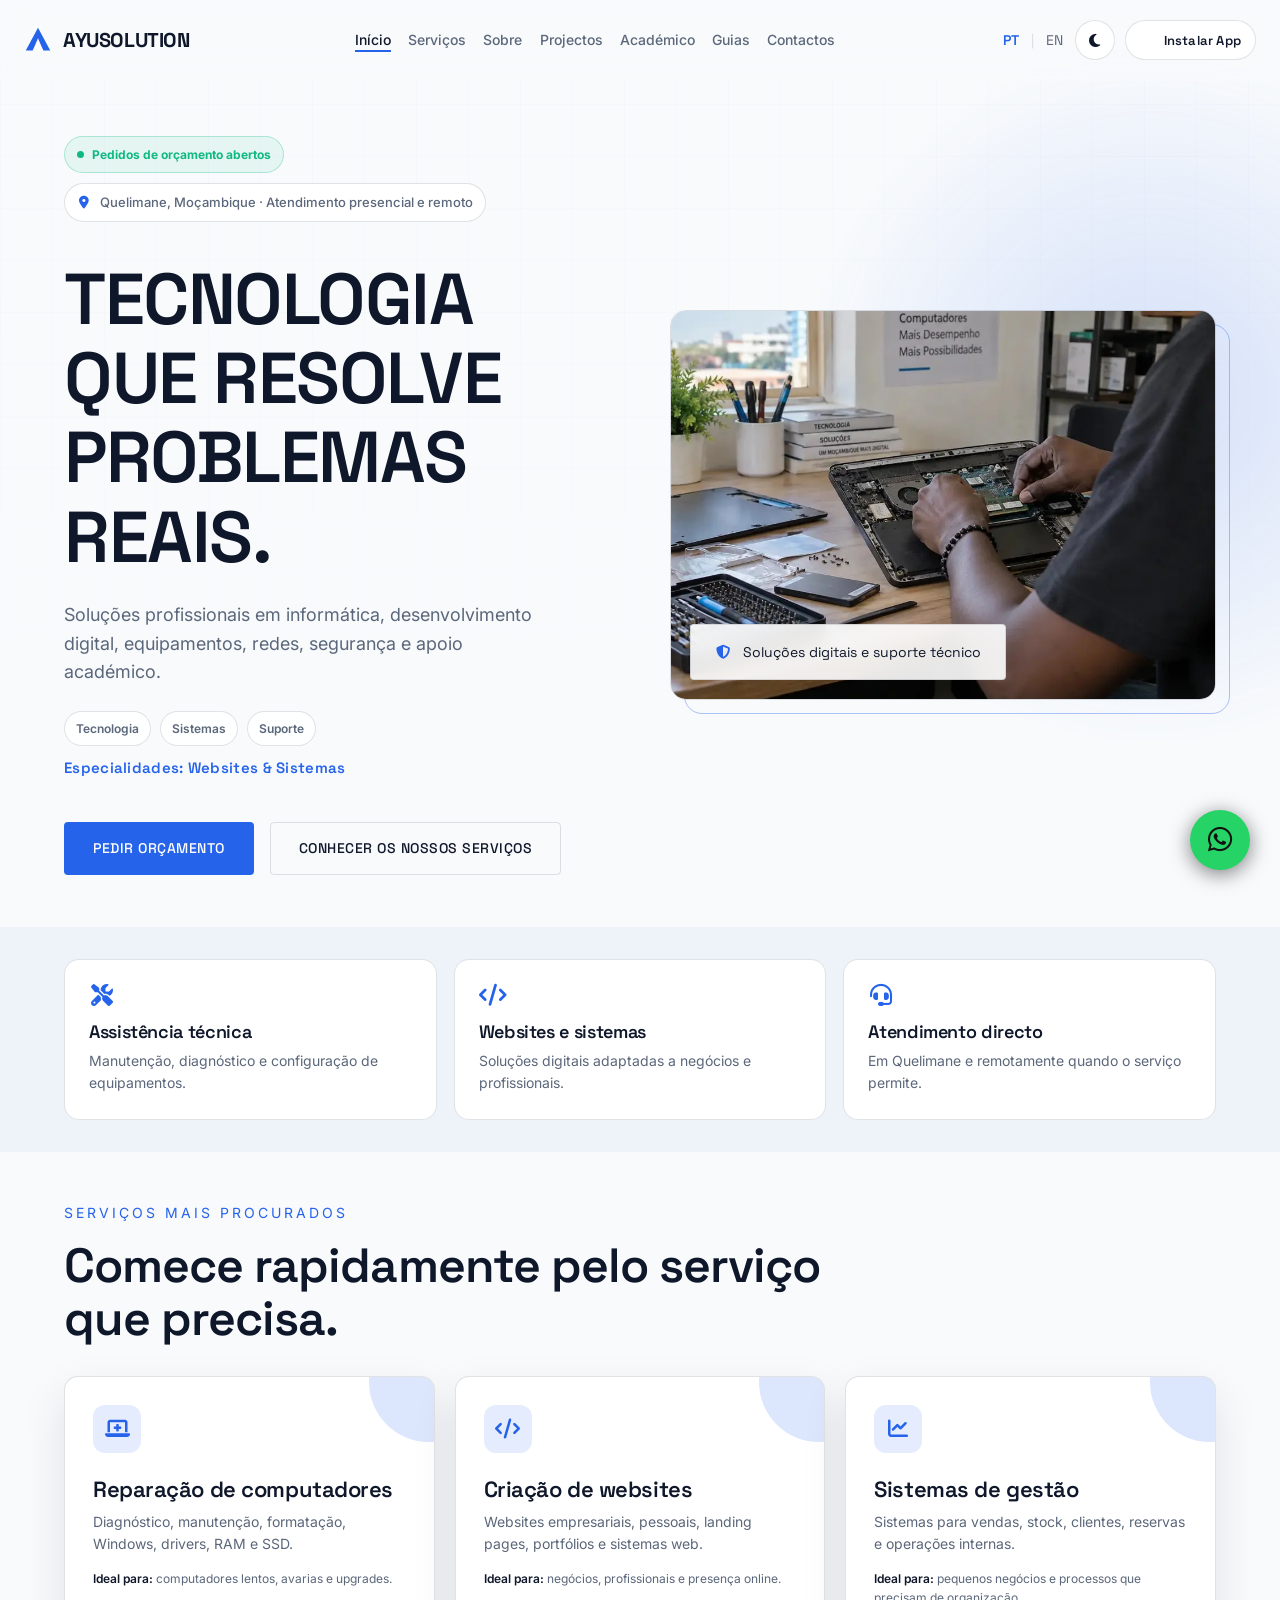
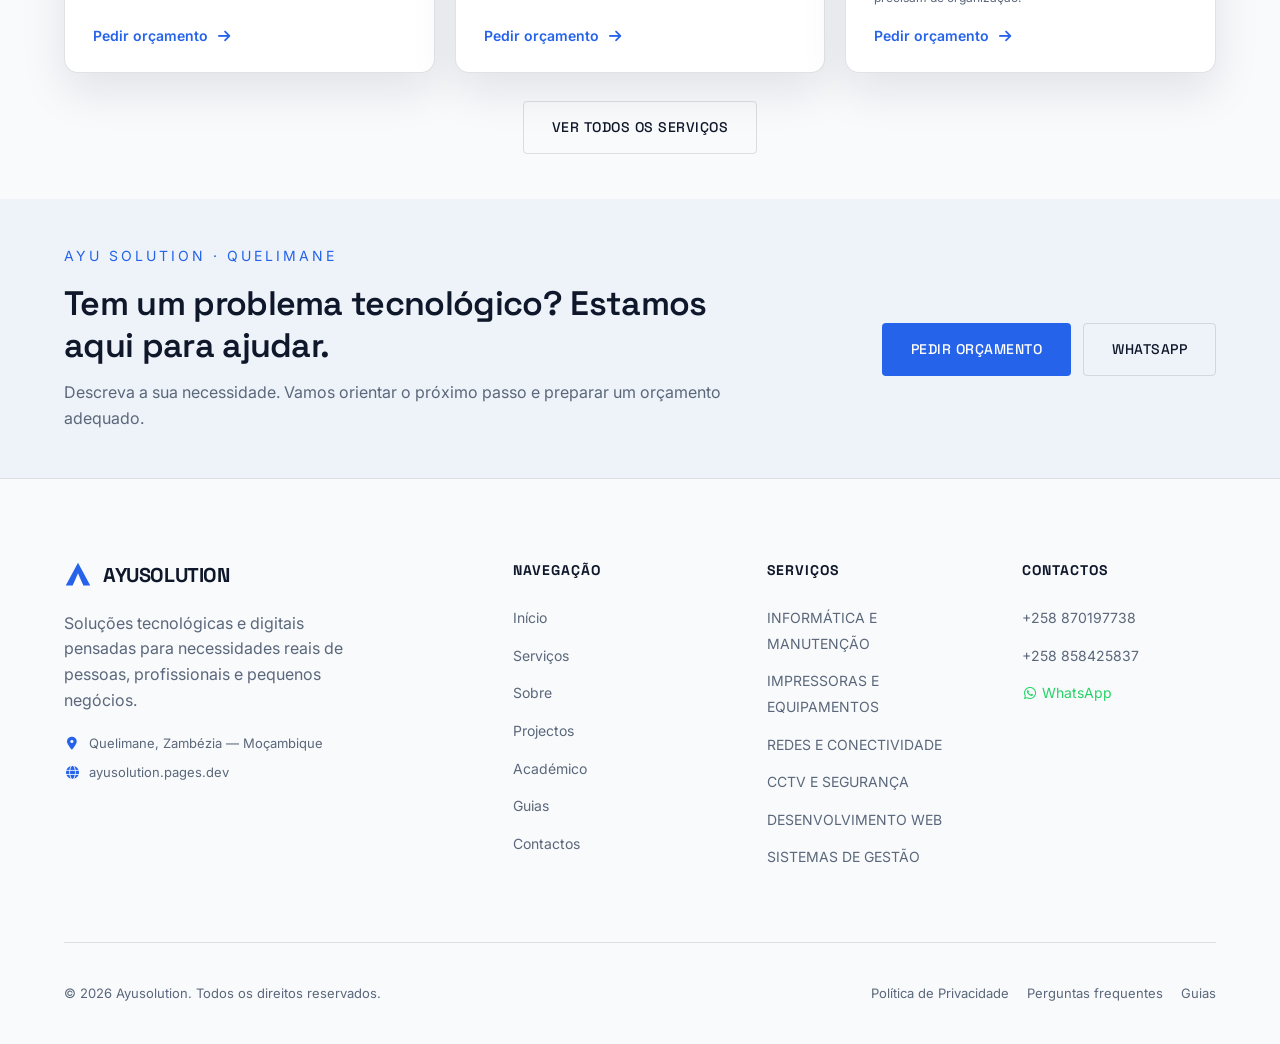
<file: index.html>
<!doctype html><html lang="pt-MZ"><head>
    <!-- GOOGLE ADSENSE: preserve active publisher verification -->
    <script async src="https://pagead2.googlesyndication.com/pagead/js/adsbygoogle.js?client=ca-pub-7648355166035439" crossorigin="anonymous"></script>
    <meta name="mylead-verification" content="749d702170d73bff9998127eea15952d">
    <meta name="google-site-verification" content="oHGO9V95ucwHdjwp1aIgYup38BpfEsp7AZcAGk676Pw" />
    <!-- AYUSOLUTION META & SEO -->
    <meta charset="UTF-8">
    <meta name="viewport" content="width=device-width, initial-scale=1.0">
    <link rel="preload" as="image" href="/assets/images/photos/computer-repair.webp" type="image/webp" fetchpriority="high" media="(min-width: 1025px)">
    <title>AYU Solution | Soluções tecnológicas em Quelimane</title>
    <meta name="description" content="Assistência informática, websites, sistemas, redes e apoio digital em Quelimane. Conheça os serviços e solicite um orçamento.">
    <meta name="geo.region" content="MZ-Q">
    <meta name="geo.placename" content="Quelimane">
    <meta name="keywords" content="informática, reparação de computadores, impressoras, redes, CCTV, desenvolvimento web, sistemas de gestão, soluções digitais, serviços tecnológicos, trabalhos científicos, monografias, Moçambique">
    
    <!-- Open Graph -->
    <meta property="og:title" content="AYU Solution | Soluções tecnológicas em Quelimane">
    <meta property="og:description" content="Assistência informática, websites, sistemas, redes e apoio digital em Quelimane. Conheça os serviços e solicite um orçamento.">
    <meta property="og:type" content="website">
    <link rel="canonical" href="https://ayusolution.pages.dev/">
    <!-- PWA -->
    <link rel="manifest" href="/manifest.webmanifest">
    <link rel="apple-touch-icon" sizes="180x180" href="/assets/images/apple-touch-icon.png">
    <meta name="application-name" content="Ayusolution">
    <meta name="apple-mobile-web-app-capable" content="yes">
    <meta name="apple-mobile-web-app-status-bar-style" content="black-translucent">
    <meta name="apple-mobile-web-app-title" content="Ayusolution">
    <meta name="mobile-web-app-capable" content="yes">
    <meta name="robots" content="index, follow, max-image-preview:large">
    <meta name="theme-color" content="#05070D" media="(prefers-color-scheme: dark)">
    <meta name="theme-color" content="#F8FAFC" media="(prefers-color-scheme: light)">
    <meta property="og:url" content="https://ayusolution.pages.dev/">
    <meta property="og:site_name" content="Ayusolution">
    <meta property="og:locale" content="pt_MZ">
    <meta property="og:image" content="https://ayusolution.pages.dev/assets/images/og-ayusolution.png">
    <meta property="og:image:width" content="1200">
    <meta property="og:image:height" content="630">
    <meta property="og:image:alt" content="Ayusolution — Soluções Tecnológicas e Digitais em Quelimane, Moçambique">
    <meta name="twitter:card" content="summary_large_image">
    <meta property="twitter:title" content="AYU Solution | Soluções tecnológicas em Quelimane">
    <meta property="twitter:description" content="Assistência informática, websites, sistemas, redes e apoio digital em Quelimane. Conheça os serviços e solicite um orçamento.">
    <meta name="twitter:image" content="https://ayusolution.pages.dev/assets/images/og-ayusolution.png">

    <script type="application/ld+json">
    {
      "@context": "https://schema.org",
      "@type": "ProfessionalService",
      "name": "Ayusolution",
      "url": "https://ayusolution.pages.dev/",
      "image": "https://ayusolution.pages.dev/assets/images/og-ayusolution.png",
      "description": "Soluções tecnológicas e digitais em informática, desenvolvimento web, sistemas, redes, CCTV, equipamentos e apoio académico.",
      "telephone": ["+258870197738", "+258858425837"],
      "areaServed": {
        "@type": "City",
        "name": "Quelimane"
      },
      "address": {
        "@type": "PostalAddress",
        "addressLocality": "Quelimane",
        "addressCountry": "MZ"
      },
      "sameAs": []
    }
    </script>

    <!-- Favicon -->
    <link rel="icon" href="data:image/svg+xml,%3Csvg xmlns='http://www.w3.org/2000/svg' viewBox='0 0 32 32'%3E%3Cpath d='M16 2L30 28H22L16 14L10 28H2L16 2Z' fill='%232563EB'/%3E%3Cpath d='M16 18L22 28H10L16 18Z' fill='%23FFFFFF'/%3E%3C/svg%3E">

    <!-- Fonts -->
    <link rel="preload" as="style" href="https://fonts.googleapis.com/css2?family=Inter:wght@400;500;600;700&family=Space+Grotesk:wght@500;600;700&display=swap" media="(min-width: 769px)" onload="this.onload=null;this.rel='stylesheet'">
    <noscript><link rel="stylesheet" href="https://fonts.googleapis.com/css2?family=Inter:wght@400;500;600;700&family=Space+Grotesk:wght@500;600;700&display=swap" media="(min-width: 769px)"></noscript>

    <!-- Icons: load asynchronously so slow mobile networks do not block text rendering -->
    <link rel="stylesheet" href="https://cdnjs.cloudflare.com/ajax/libs/font-awesome/6.5.1/css/all.min.css" media="print" onload="this.media='all'">
    <noscript><link rel="stylesheet" href="https://cdnjs.cloudflare.com/ajax/libs/font-awesome/6.5.1/css/all.min.css"></noscript>

    <!-- Theme bootstrap: starts in light mode on first visit, then remembers the user's choice -->
    <script>
        (() => {
            let savedTheme = null;
            try { savedTheme = localStorage.getItem('ayusolution-theme-v10-light'); } catch (e) {}
            document.documentElement.setAttribute('data-theme', savedTheme || 'light');
        })();
    </script>

    <link rel="stylesheet" href="/assets/css/site-v13.css?v=20261019-mp1"><link rel="stylesheet" href="/assets/css/site-v14.css?v=20261019-mp1">
    <!-- V8: fotografias principais incorporadas no HTML para evitar falhas de caminhos -->
</head><body class="ayu-v14 ayu-page-home" data-page="home">
<a class="skip-link" href="#main-content">Saltar para o conteúdo</a><div class="scroll-progress" id="scrollProgress" aria-hidden="true"></div>
<header id="header">
        <div class="container nav-wrapper">
            <a href="/" class="logo">
                <svg viewBox="0 0 32 32" fill="none">
                    <path d="M16 2L30 28H22L16 14L10 28H2L16 2Z" fill="#2563EB"/>
                    <path d="M16 18L22 28H10L16 18Z" fill="#FFFFFF"/>
                </svg>
                AYUSOLUTION
            </a>
            
            <ul class="nav-links" id="nav-menu">
                <li><a href="/" class="active" data-i18n="nav.home">Início</a></li>
                <li><a href="/servicos.html" data-i18n="nav.services">Serviços</a></li>
                <li><a href="/sobre.html" data-i18n="nav.about">Sobre</a></li>
                <li><a href="/projectos.html" data-i18n="nav.projects">Projectos</a></li>
                <li><a href="/apoio-academico.html" data-i18n="nav.academic">Académico</a></li>
                <li><a href="/guias.html" data-i18n="nav.guides">Guias</a></li>
                <li><a href="/contacto.html" data-i18n="nav.contact">Contactos</a></li>
            </ul>

            <div class="nav-actions">
                <div class="lang-switcher">
                    <span id="lang-pt" class="active" onclick="setLanguage('pt')">PT</span>
                    <span style="color: var(--color-border)">|</span>
                    <span id="lang-en" onclick="setLanguage('en')">EN</span>
                </div>
                <button class="theme-toggle" id="themeToggle" type="button" aria-label="Alternar tema" title="Alternar tema">
                    <i class="fas fa-sun" aria-hidden="true"></i>
                </button>
                <button class="install-app-btn" id="installAppBtn" type="button" aria-label="Instalar Ayusolution" title="Instalar Ayusolution">
                    <i class="fas fa-arrow-down-to-bracket" aria-hidden="true"></i>
                    <span id="installAppBtnText" data-i18n="nav.install">Instalar App</span>
                </button>
                <a href="/contacto.html" class="btn btn-primary" data-i18n="nav.cta">Iniciar um Projecto</a>
                <button class="hamburger" id="hamburger-btn" type="button" aria-label="Abrir menu" aria-controls="nav-menu" aria-expanded="false"><i class="fas fa-bars"></i></button>
            </div>
        </div>
    </header>
<main id="main-content"><section id="home" class="section-padding">
        <div class="container hero-grid">
            <div class="hero-text reveal">
                <div class="hero-eyebrow">
                    <div class="hero-open-pill"><div class="pulse-dot"></div><span data-i18n="hero.open">Pedidos de orçamento abertos</span></div>
                    <div class="hero-location"><i class="fas fa-location-dot"></i><span data-i18n="hero.location">Quelimane, Moçambique · Atendimento presencial e remoto</span></div>
                </div>
                <h1 data-i18n="hero.title">TECNOLOGIA QUE RESOLVE PROBLEMAS REAIS.</h1>
                <p data-i18n="hero.subtitle">Soluções profissionais em informática, desenvolvimento digital, equipamentos, redes, segurança e apoio académico.</p>
                <div class="hero-focus" aria-label="Áreas de foco">
                    <span data-i18n="hero.focus1">Tecnologia</span><span data-i18n="hero.focus2">Sistemas</span><span data-i18n="hero.focus3">Suporte</span>
                </div>
                <div class="hero-rotator"><span data-i18n="hero.specialty">Especialidades:</span> <span class="rotating-service" id="rotatingService">Websites & Sistemas</span></div>
                <div class="hero-buttons">
                    <a href="/contacto.html" class="btn btn-primary" data-i18n="hero.quote">Pedir orçamento</a>
                    <a href="/servicos.html" class="btn btn-outline" data-i18n="hero.btn1">Conhecer os nossos serviços</a>
                </div>
            </div>
            <div class="hero-visual reveal">
                <div class="hero-img-wrapper">
                    <img src="/assets/images/photos/computer-repair.webp" alt="Imagem ilustrativa de manutenção de computador" width="1200" height="900" loading="lazy" decoding="async" fetchpriority="auto">
                </div>
                <div class="hero-tech-overlay">
                    <i class="fas fa-shield-halved" style="color:var(--color-primary)"></i>
                    <span data-i18n="hero.status">Soluções digitais e suporte técnico</span>
                </div>
            </div>
        </div>
    </section><section class="ayu-home-benefits"><div class="container ayu-benefits-grid"><article><i class="fas fa-screwdriver-wrench"></i><h2>Assistência técnica</h2><p>Manutenção, diagnóstico e configuração de equipamentos.</p></article><article><i class="fas fa-code"></i><h2>Websites e sistemas</h2><p>Soluções digitais adaptadas a negócios e profissionais.</p></article><article><i class="fas fa-headset"></i><h2>Atendimento directo</h2><p>Em Quelimane e remotamente quando o serviço permite.</p></article></div></section><section id="popular-services">
        <div class="container">
            <span class="section-title reveal" data-i18n="popular.title">SERVIÇOS MAIS PROCURADOS</span>
            <h2 class="section-heading reveal" data-i18n="popular.heading">Comece rapidamente pelo serviço que precisa.</h2>
            <div class="popular-grid">
                <article class="popular-card reveal">
                    <div class="popular-icon"><i class="fas fa-laptop-medical"></i></div>
                    <h3 data-i18n="popular.p1.title">Reparação de computadores</h3>
                    <p data-i18n="popular.p1.desc">Diagnóstico, manutenção, formatação, Windows, drivers, RAM e SSD.</p>
                    <span class="popular-ideal"><strong data-i18n="popular.ideal">Ideal para:</strong> <span data-i18n="popular.p1.ideal">computadores lentos, avarias e upgrades.</span></span>
                    <button class="text-link" type="button" data-service-key="services.s1.title" onclick="requestService(this.dataset.serviceKey)"><span data-i18n="popular.cta">Pedir orçamento</span><i class="fas fa-arrow-right"></i></button>
                </article>
<article class="popular-card reveal">
                    <div class="popular-icon"><i class="fas fa-code"></i></div>
                    <h3 data-i18n="popular.p2.title">Criação de websites</h3>
                    <p data-i18n="popular.p2.desc">Websites empresariais, pessoais, landing pages, portfólios e sistemas web.</p>
                    <span class="popular-ideal"><strong data-i18n="popular.ideal">Ideal para:</strong> <span data-i18n="popular.p2.ideal">negócios, profissionais e presença online.</span></span>
                    <button class="text-link" type="button" data-service-key="services.s5.title" onclick="requestService(this.dataset.serviceKey)"><span data-i18n="popular.cta">Pedir orçamento</span><i class="fas fa-arrow-right"></i></button>
                </article>
<article class="popular-card reveal">
                    <div class="popular-icon"><i class="fas fa-chart-line"></i></div>
                    <h3 data-i18n="popular.p4.title">Sistemas de gestão</h3>
                    <p data-i18n="popular.p4.desc">Sistemas para vendas, stock, clientes, reservas e operações internas.</p>
                    <span class="popular-ideal"><strong data-i18n="popular.ideal">Ideal para:</strong> <span data-i18n="popular.p4.ideal">pequenos negócios e processos que precisam de organização.</span></span>
                    <button class="text-link" type="button" data-service-key="services.s6.title" onclick="requestService(this.dataset.serviceKey)"><span data-i18n="popular.cta">Pedir orçamento</span><i class="fas fa-arrow-right"></i></button>
                </article></div><div class="all-services-link"><a href="/servicos.html" class="btn btn-outline" data-i18n="popular.all">Ver todos os serviços</a></div></div></section><section class="ayu-home-cta"><div class="container ayu-home-cta-row"><div><span class="section-title">AYU SOLUTION · QUELIMANE</span><h2>Tem um problema tecnológico? Estamos aqui para ajudar.</h2><p>Descreva a sua necessidade. Vamos orientar o próximo passo e preparar um orçamento adequado.</p></div><div class="ayu-page-actions"><a class="btn btn-primary" href="/contacto.html">Pedir orçamento</a><a class="btn btn-outline" target="_blank" rel="noopener" href="https://wa.me/258870197738">WhatsApp</a></div></div></section></main>
    <!-- FOOTER -->
    <footer>
        <div class="container">
            <div class="footer-grid">
                <div class="footer-col">
                    <a href="/" class="logo">
                        <svg viewBox="0 0 32 32" fill="none">
                            <path d="M16 2L30 28H22L16 14L10 28H2L16 2Z" fill="#2563EB"/>
                            <path d="M16 18L22 28H10L16 18Z" fill="#FFFFFF"/>
                        </svg>
                        AYUSOLUTION
                    </a>
                    <p class="footer-desc" data-i18n="footer.desc">Soluções tecnológicas e digitais pensadas para necessidades reais de pessoas, profissionais e pequenos negócios.</p>
                    <div class="footer-brand-meta">
                        <span><i class="fas fa-location-dot"></i><span data-i18n="footer.location">Quelimane, Zambézia — Moçambique</span></span>
                        <span><i class="fas fa-globe"></i><span>ayusolution.pages.dev</span></span>
                    </div>
                </div>
                <div class="footer-col">
                    <h5 data-i18n="footer.nav">Navegação</h5>
                    <ul>
                        <li><a href="/" data-i18n="nav.home">Início</a></li>
                        <li><a href="/servicos.html" data-i18n="nav.services">Serviços</a></li>
                        <li><a href="/sobre.html" data-i18n="nav.about">Sobre</a></li>
                        <li><a href="/projectos.html" data-i18n="nav.projects">Projectos</a></li>
                        <li><a href="/apoio-academico.html" data-i18n="nav.academic">Académico</a></li>
                <li><a href="/guias.html" data-i18n="nav.guides">Guias</a></li>
                        <li><a href="/contacto.html" data-i18n="nav.contact">Contactos</a></li>
                    </ul>
                </div>
                <div class="footer-col">
                    <h5 data-i18n="footer.services">Serviços</h5>
                    <ul>
                        <li><a href="/servicos.html#servico-informatica" data-i18n="services.s1.title">INFORMÁTICA E MANUTENÇÃO</a></li>
                        <li><a href="/servicos.html#servico-impressoras" data-i18n="services.s2.title">IMPRESSORAS E EQUIPAMENTOS</a></li>
                        <li><a href="/servicos.html#servico-redes" data-i18n="services.s3.title">REDES E CONECTIVIDADE</a></li>
                        <li><a href="/servicos.html#servico-cctv" data-i18n="services.s4.title">CCTV E SEGURANÇA</a></li>
                        <li><a href="/servicos.html#servico-web" data-i18n="services.s5.title">DESENVOLVIMENTO WEB</a></li>
                        <li><a href="/servicos.html#servico-gestao" data-i18n="services.s6.title">SISTEMAS DE GESTÃO</a></li>
                    </ul>
                </div>
                <div class="footer-col">
                    <h5 data-i18n="footer.contact">Contactos</h5>
                    <ul>
                        <li><a href="https://wa.me/258870197738" rel="noopener">+258 870197738</a></li>
                        <li><a href="https://wa.me/258858425837" rel="noopener">+258 858425837</a></li>
                        <li><a href="https://wa.me/258870197738" rel="noopener" style="color: #25D366;"><i class="fab fa-whatsapp"></i> WhatsApp</a></li>
                    </ul>
                </div>
            </div>
            <div class="footer-bottom">
                <p data-i18n="footer.copyright">© 2026 Ayusolution. Todos os direitos reservados.</p>
                <div class="footer-legal">
                    <a href="privacy.html" data-i18n="footer.privacy">Política de Privacidade</a>
                    <a href="/contacto.html#faq" data-i18n="footer.faq">Perguntas frequentes</a>
                    <a href="/guias.html" data-i18n="nav.guides">Guias</a>
                </div>
            </div>
        </div>
    </footer>

    <div class="pwa-toast" id="pwaToast" role="status" aria-live="polite"></div>

    <!-- BACK TO TOP -->
    <div class="mobile-action-bar" aria-label="Acções rápidas">
        <a href="https://wa.me/258870197738" rel="noopener" target="_blank" class="mobile-wa" id="mobileWhatsApp"><i class="fab fa-whatsapp"></i> <span data-i18n="mobile.wa">WhatsApp</span></a>
        <a href="/contacto.html" class="mobile-quote"><i class="fas fa-file-signature"></i> <span data-i18n="mobile.quote">Pedir orçamento</span></a>
    </div>

    <button class="back-to-top" id="backToTop" type="button" aria-label="Voltar ao topo" title="Voltar ao topo">
        <i class="fas fa-arrow-up"></i>
    </button>

    <!-- FLOATING WHATSAPP -->
    <a href="https://wa.me/258870197738" rel="noopener" target="_blank" class="wa-float" aria-label="WhatsApp Ayusolution">
        <i class="fab fa-whatsapp"></i>
    </a>

    
<script src="/assets/js/site-v14.js?v=20261019-mp1" defer></script></body></html>
</file>
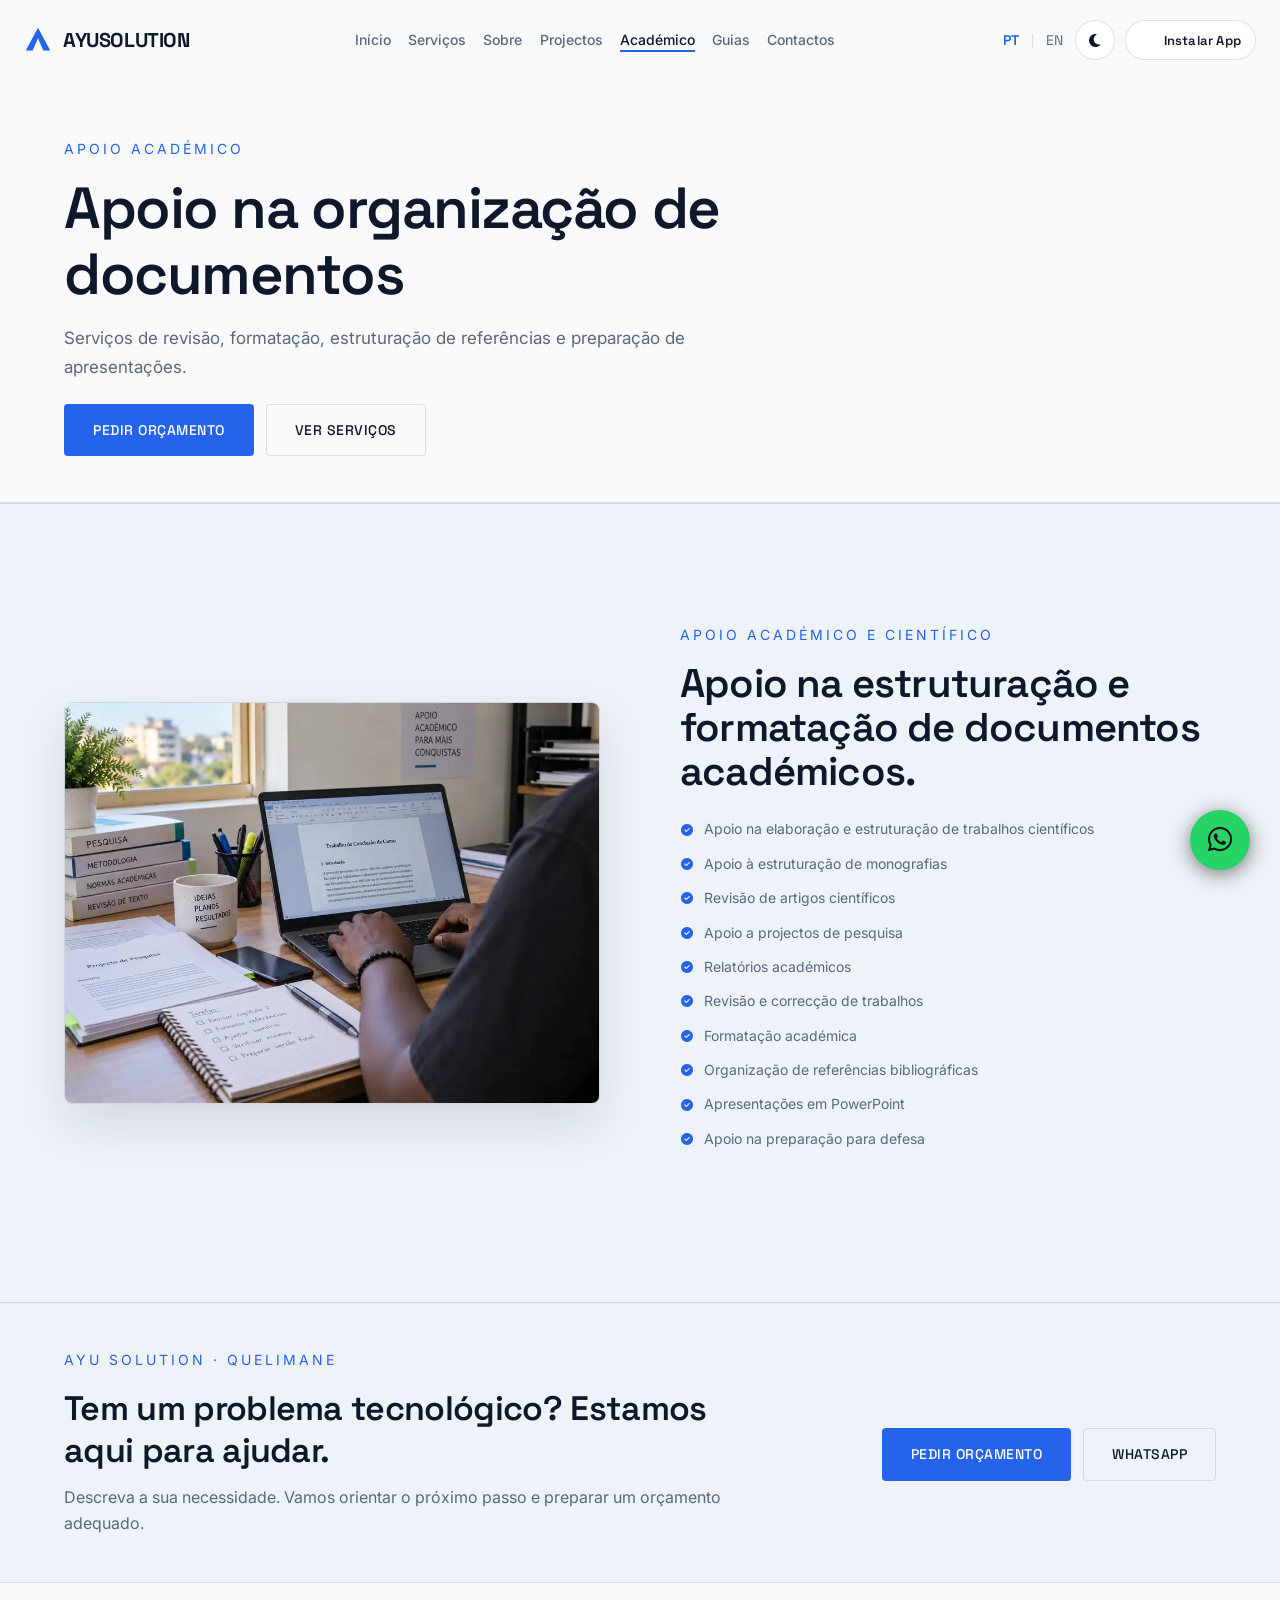
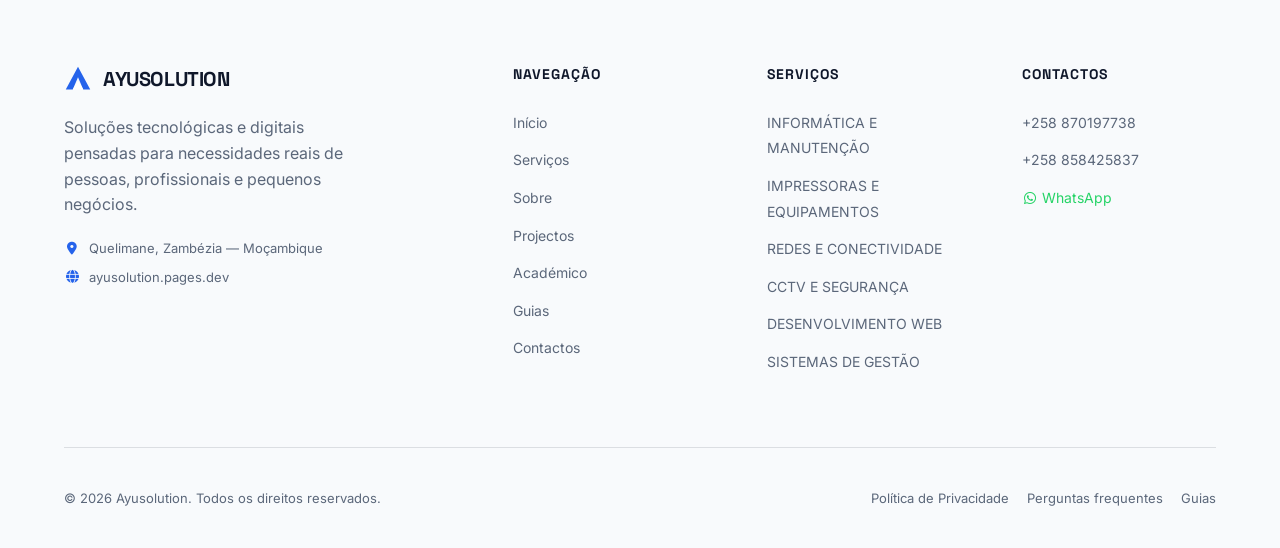
<file: apoio-academico.html>
<!doctype html><html lang="pt-MZ"><head>
    <!-- GOOGLE ADSENSE: preserve active publisher verification -->
    <script async src="https://pagead2.googlesyndication.com/pagead/js/adsbygoogle.js?client=ca-pub-7648355166035439" crossorigin="anonymous"></script>
    <meta name="mylead-verification" content="749d702170d73bff9998127eea15952d">
    <meta name="google-site-verification" content="oHGO9V95ucwHdjwp1aIgYup38BpfEsp7AZcAGk676Pw" />
    <!-- AYUSOLUTION META & SEO -->
    <meta charset="UTF-8">
    <meta name="viewport" content="width=device-width, initial-scale=1.0">
    <title>Apoio académico e documentos | AYU Solution</title>
    <meta name="description" content="Serviços de organização, revisão, referências e formatação de documentos académicos.">
    <meta name="geo.region" content="MZ-Q">
    <meta name="geo.placename" content="Quelimane">
    <meta name="keywords" content="informática, reparação de computadores, impressoras, redes, CCTV, desenvolvimento web, sistemas de gestão, soluções digitais, serviços tecnológicos, trabalhos científicos, monografias, Moçambique">
    
    <!-- Open Graph -->
    <meta property="og:title" content="Apoio académico e documentos | AYU Solution">
    <meta property="og:description" content="Serviços de organização, revisão, referências e formatação de documentos académicos.">
    <meta property="og:type" content="website">
    <link rel="canonical" href="https://ayusolution.pages.dev/apoio-academico.html">
    <!-- PWA -->
    <link rel="manifest" href="/manifest.webmanifest">
    <link rel="apple-touch-icon" sizes="180x180" href="/assets/images/apple-touch-icon.png">
    <meta name="application-name" content="Ayusolution">
    <meta name="apple-mobile-web-app-capable" content="yes">
    <meta name="apple-mobile-web-app-status-bar-style" content="black-translucent">
    <meta name="apple-mobile-web-app-title" content="Ayusolution">
    <meta name="mobile-web-app-capable" content="yes">
    <meta name="robots" content="index, follow, max-image-preview:large">
    <meta name="theme-color" content="#05070D" media="(prefers-color-scheme: dark)">
    <meta name="theme-color" content="#F8FAFC" media="(prefers-color-scheme: light)">
    <meta property="og:url" content="https://ayusolution.pages.dev/apoio-academico.html">
    <meta property="og:site_name" content="Ayusolution">
    <meta property="og:locale" content="pt_MZ">
    <meta property="og:image" content="https://ayusolution.pages.dev/assets/images/og-ayusolution.png">
    <meta property="og:image:width" content="1200">
    <meta property="og:image:height" content="630">
    <meta property="og:image:alt" content="Ayusolution — Soluções Tecnológicas e Digitais em Quelimane, Moçambique">
    <meta name="twitter:card" content="summary_large_image">
    <meta property="twitter:title" content="Apoio académico e documentos | AYU Solution">
    <meta property="twitter:description" content="Serviços de organização, revisão, referências e formatação de documentos académicos.">
    <meta name="twitter:image" content="https://ayusolution.pages.dev/assets/images/og-ayusolution.png">

    <script type="application/ld+json">
    {
      "@context": "https://schema.org",
      "@type": "ProfessionalService",
      "name": "Ayusolution",
      "url": "https://ayusolution.pages.dev/",
      "image": "https://ayusolution.pages.dev/assets/images/og-ayusolution.png",
      "description": "Soluções tecnológicas e digitais em informática, desenvolvimento web, sistemas, redes, CCTV, equipamentos e apoio académico.",
      "telephone": ["+258870197738", "+258858425837"],
      "areaServed": {
        "@type": "City",
        "name": "Quelimane"
      },
      "address": {
        "@type": "PostalAddress",
        "addressLocality": "Quelimane",
        "addressCountry": "MZ"
      },
      "sameAs": []
    }
    </script>

    <!-- Favicon -->
    <link rel="icon" href="data:image/svg+xml,%3Csvg xmlns='http://www.w3.org/2000/svg' viewBox='0 0 32 32'%3E%3Cpath d='M16 2L30 28H22L16 14L10 28H2L16 2Z' fill='%232563EB'/%3E%3Cpath d='M16 18L22 28H10L16 18Z' fill='%23FFFFFF'/%3E%3C/svg%3E">

    <!-- Fonts -->
    <link rel="preload" as="style" href="https://fonts.googleapis.com/css2?family=Inter:wght@400;500;600;700&family=Space+Grotesk:wght@500;600;700&display=swap" media="(min-width: 769px)" onload="this.onload=null;this.rel='stylesheet'">
    <noscript><link rel="stylesheet" href="https://fonts.googleapis.com/css2?family=Inter:wght@400;500;600;700&family=Space+Grotesk:wght@500;600;700&display=swap" media="(min-width: 769px)"></noscript>

    <!-- Icons: load asynchronously so slow mobile networks do not block text rendering -->
    <link rel="stylesheet" href="https://cdnjs.cloudflare.com/ajax/libs/font-awesome/6.5.1/css/all.min.css" media="print" onload="this.media='all'">
    <noscript><link rel="stylesheet" href="https://cdnjs.cloudflare.com/ajax/libs/font-awesome/6.5.1/css/all.min.css"></noscript>

    <!-- Theme bootstrap: starts in light mode on first visit, then remembers the user's choice -->
    <script>
        (() => {
            let savedTheme = null;
            try { savedTheme = localStorage.getItem('ayusolution-theme-v10-light'); } catch (e) {}
            document.documentElement.setAttribute('data-theme', savedTheme || 'light');
        })();
    </script>

    <link rel="stylesheet" href="/assets/css/site-v13.css?v=20261019-mp1"><link rel="stylesheet" href="/assets/css/site-v14.css?v=20261019-mp1">
    <!-- V8: fotografias principais incorporadas no HTML para evitar falhas de caminhos -->
</head><body class="ayu-v14 ayu-page-apoio-academico" data-page="apoio-academico">
<a class="skip-link" href="#main-content">Saltar para o conteúdo</a><div class="scroll-progress" id="scrollProgress" aria-hidden="true"></div>
<header id="header">
        <div class="container nav-wrapper">
            <a href="/" class="logo">
                <svg viewBox="0 0 32 32" fill="none">
                    <path d="M16 2L30 28H22L16 14L10 28H2L16 2Z" fill="#2563EB"/>
                    <path d="M16 18L22 28H10L16 18Z" fill="#FFFFFF"/>
                </svg>
                AYUSOLUTION
            </a>
            
            <ul class="nav-links" id="nav-menu">
                <li><a href="/" class="active" data-i18n="nav.home">Início</a></li>
                <li><a href="/servicos.html" data-i18n="nav.services">Serviços</a></li>
                <li><a href="/sobre.html" data-i18n="nav.about">Sobre</a></li>
                <li><a href="/projectos.html" data-i18n="nav.projects">Projectos</a></li>
                <li><a href="/apoio-academico.html" data-i18n="nav.academic">Académico</a></li>
                <li><a href="/guias.html" data-i18n="nav.guides">Guias</a></li>
                <li><a href="/contacto.html" data-i18n="nav.contact">Contactos</a></li>
            </ul>

            <div class="nav-actions">
                <div class="lang-switcher">
                    <span id="lang-pt" class="active" onclick="setLanguage('pt')">PT</span>
                    <span style="color: var(--color-border)">|</span>
                    <span id="lang-en" onclick="setLanguage('en')">EN</span>
                </div>
                <button class="theme-toggle" id="themeToggle" type="button" aria-label="Alternar tema" title="Alternar tema">
                    <i class="fas fa-sun" aria-hidden="true"></i>
                </button>
                <button class="install-app-btn" id="installAppBtn" type="button" aria-label="Instalar Ayusolution" title="Instalar Ayusolution">
                    <i class="fas fa-arrow-down-to-bracket" aria-hidden="true"></i>
                    <span id="installAppBtnText" data-i18n="nav.install">Instalar App</span>
                </button>
                <a href="/contacto.html" class="btn btn-primary" data-i18n="nav.cta">Iniciar um Projecto</a>
                <button class="hamburger" id="hamburger-btn" type="button" aria-label="Abrir menu" aria-controls="nav-menu" aria-expanded="false"><i class="fas fa-bars"></i></button>
            </div>
        </div>
    </header>
<main id="main-content"><section class="ayu-page-intro"><div class="container"><span class="section-title">APOIO ACADÉMICO</span><h1>Apoio na organização de documentos</h1><p>Serviços de revisão, formatação, estruturação de referências e preparação de apresentações.</p><div class="ayu-page-actions"><a class="btn btn-primary" href="/contacto.html">Pedir orçamento</a><a class="btn btn-outline" href="/servicos.html">Ver serviços</a></div></div></section><section id="academic" class="section-padding">
        <div class="container academic-layout">
            <div class="academic-visual reveal">
                <img src="/assets/images/photos/academic-support.webp" alt="Imagem ilustrativa de apoio académico e documental" width="1200" height="900" loading="lazy" decoding="async">
            </div>
            <div class="academic-content reveal">
                <span class="section-title" data-i18n="academic.title">APOIO ACADÉMICO E CIENTÍFICO</span>
                <h2 data-i18n="academic.heading">Apoio na estruturação e formatação de documentos académicos.</h2>
                <ul class="service-list academic-list">
                    <li><i class="fas fa-check-circle"></i> <span data-i18n="academic.i1">Apoio na elaboração e estruturação de trabalhos científicos</span></li>
                    <li><i class="fas fa-check-circle"></i> <span data-i18n="academic.i2">Apoio à estruturação de monografias</span></li>
                    <li><i class="fas fa-check-circle"></i> <span data-i18n="academic.i3">Revisão de artigos científicos</span></li>
                    <li><i class="fas fa-check-circle"></i> <span data-i18n="academic.i4">Apoio a projectos de pesquisa</span></li>
                    <li><i class="fas fa-check-circle"></i> <span data-i18n="academic.i5">Relatórios académicos</span></li>
                    <li><i class="fas fa-check-circle"></i> <span data-i18n="academic.i6">Revisão e correcção de trabalhos</span></li>
                    <li><i class="fas fa-check-circle"></i> <span data-i18n="academic.i7">Formatação académica</span></li>
                    <li><i class="fas fa-check-circle"></i> <span data-i18n="academic.i8">Organização de referências bibliográficas</span></li>
                    <li><i class="fas fa-check-circle"></i> <span data-i18n="academic.i9">Apresentações em PowerPoint</span></li>
                    <li><i class="fas fa-check-circle"></i> <span data-i18n="academic.i10">Apoio na preparação para defesa</span></li>
                </ul>
            </div>
        </div>
    </section><section class="ayu-home-cta"><div class="container ayu-home-cta-row"><div><span class="section-title">AYU SOLUTION · QUELIMANE</span><h2>Tem um problema tecnológico? Estamos aqui para ajudar.</h2><p>Descreva a sua necessidade. Vamos orientar o próximo passo e preparar um orçamento adequado.</p></div><div class="ayu-page-actions"><a class="btn btn-primary" href="/contacto.html">Pedir orçamento</a><a class="btn btn-outline" target="_blank" rel="noopener" href="https://wa.me/258870197738">WhatsApp</a></div></div></section></main>
    <!-- FOOTER -->
    <footer>
        <div class="container">
            <div class="footer-grid">
                <div class="footer-col">
                    <a href="/" class="logo">
                        <svg viewBox="0 0 32 32" fill="none">
                            <path d="M16 2L30 28H22L16 14L10 28H2L16 2Z" fill="#2563EB"/>
                            <path d="M16 18L22 28H10L16 18Z" fill="#FFFFFF"/>
                        </svg>
                        AYUSOLUTION
                    </a>
                    <p class="footer-desc" data-i18n="footer.desc">Soluções tecnológicas e digitais pensadas para necessidades reais de pessoas, profissionais e pequenos negócios.</p>
                    <div class="footer-brand-meta">
                        <span><i class="fas fa-location-dot"></i><span data-i18n="footer.location">Quelimane, Zambézia — Moçambique</span></span>
                        <span><i class="fas fa-globe"></i><span>ayusolution.pages.dev</span></span>
                    </div>
                </div>
                <div class="footer-col">
                    <h5 data-i18n="footer.nav">Navegação</h5>
                    <ul>
                        <li><a href="/" data-i18n="nav.home">Início</a></li>
                        <li><a href="/servicos.html" data-i18n="nav.services">Serviços</a></li>
                        <li><a href="/sobre.html" data-i18n="nav.about">Sobre</a></li>
                        <li><a href="/projectos.html" data-i18n="nav.projects">Projectos</a></li>
                        <li><a href="/apoio-academico.html" data-i18n="nav.academic">Académico</a></li>
                <li><a href="/guias.html" data-i18n="nav.guides">Guias</a></li>
                        <li><a href="/contacto.html" data-i18n="nav.contact">Contactos</a></li>
                    </ul>
                </div>
                <div class="footer-col">
                    <h5 data-i18n="footer.services">Serviços</h5>
                    <ul>
                        <li><a href="/servicos.html#servico-informatica" data-i18n="services.s1.title">INFORMÁTICA E MANUTENÇÃO</a></li>
                        <li><a href="/servicos.html#servico-impressoras" data-i18n="services.s2.title">IMPRESSORAS E EQUIPAMENTOS</a></li>
                        <li><a href="/servicos.html#servico-redes" data-i18n="services.s3.title">REDES E CONECTIVIDADE</a></li>
                        <li><a href="/servicos.html#servico-cctv" data-i18n="services.s4.title">CCTV E SEGURANÇA</a></li>
                        <li><a href="/servicos.html#servico-web" data-i18n="services.s5.title">DESENVOLVIMENTO WEB</a></li>
                        <li><a href="/servicos.html#servico-gestao" data-i18n="services.s6.title">SISTEMAS DE GESTÃO</a></li>
                    </ul>
                </div>
                <div class="footer-col">
                    <h5 data-i18n="footer.contact">Contactos</h5>
                    <ul>
                        <li><a href="https://wa.me/258870197738" rel="noopener">+258 870197738</a></li>
                        <li><a href="https://wa.me/258858425837" rel="noopener">+258 858425837</a></li>
                        <li><a href="https://wa.me/258870197738" rel="noopener" style="color: #25D366;"><i class="fab fa-whatsapp"></i> WhatsApp</a></li>
                    </ul>
                </div>
            </div>
            <div class="footer-bottom">
                <p data-i18n="footer.copyright">© 2026 Ayusolution. Todos os direitos reservados.</p>
                <div class="footer-legal">
                    <a href="privacy.html" data-i18n="footer.privacy">Política de Privacidade</a>
                    <a href="/contacto.html#faq" data-i18n="footer.faq">Perguntas frequentes</a>
                    <a href="/guias.html" data-i18n="nav.guides">Guias</a>
                </div>
            </div>
        </div>
    </footer>

    <div class="pwa-toast" id="pwaToast" role="status" aria-live="polite"></div>

    <!-- BACK TO TOP -->
    <div class="mobile-action-bar" aria-label="Acções rápidas">
        <a href="https://wa.me/258870197738" rel="noopener" target="_blank" class="mobile-wa" id="mobileWhatsApp"><i class="fab fa-whatsapp"></i> <span data-i18n="mobile.wa">WhatsApp</span></a>
        <a href="/contacto.html" class="mobile-quote"><i class="fas fa-file-signature"></i> <span data-i18n="mobile.quote">Pedir orçamento</span></a>
    </div>

    <button class="back-to-top" id="backToTop" type="button" aria-label="Voltar ao topo" title="Voltar ao topo">
        <i class="fas fa-arrow-up"></i>
    </button>

    <!-- FLOATING WHATSAPP -->
    <a href="https://wa.me/258870197738" rel="noopener" target="_blank" class="wa-float" aria-label="WhatsApp Ayusolution">
        <i class="fab fa-whatsapp"></i>
    </a>

    
<script src="/assets/js/site-v14.js?v=20261019-mp1" defer></script></body></html>
</file>
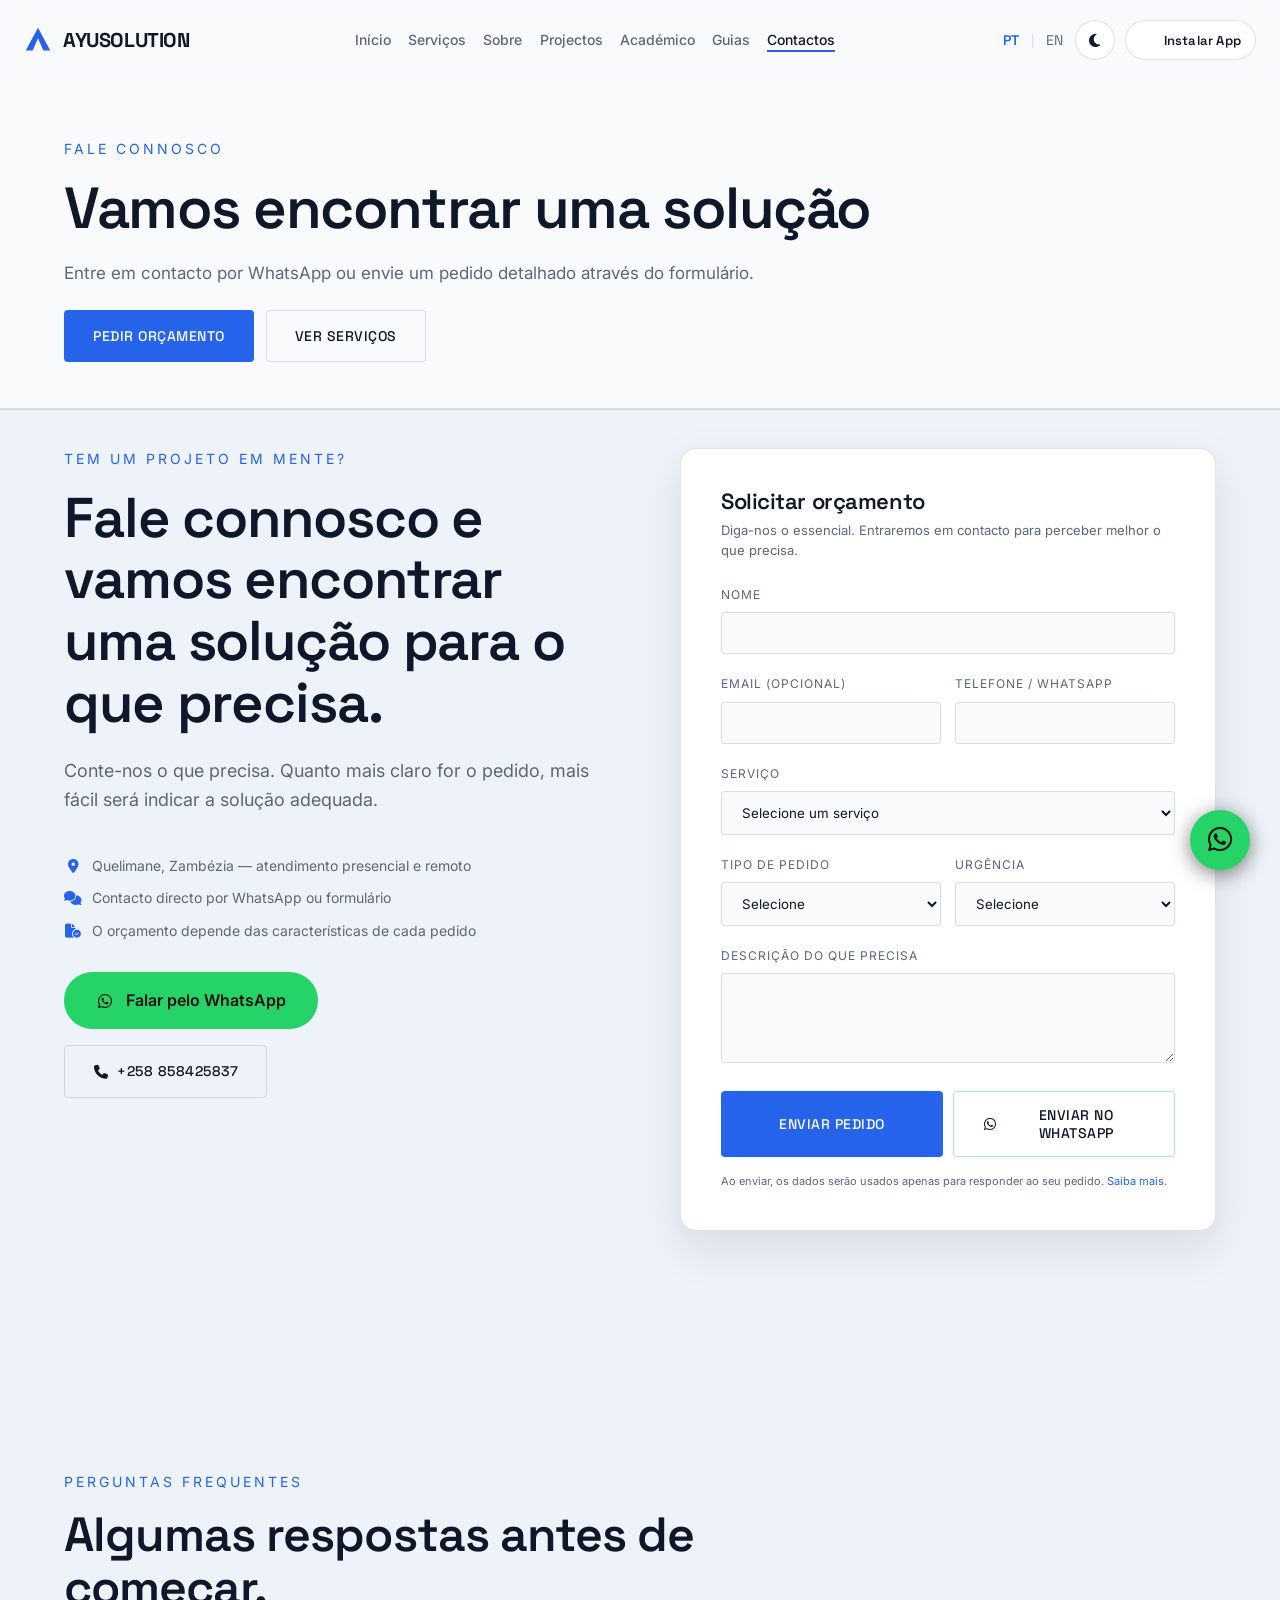
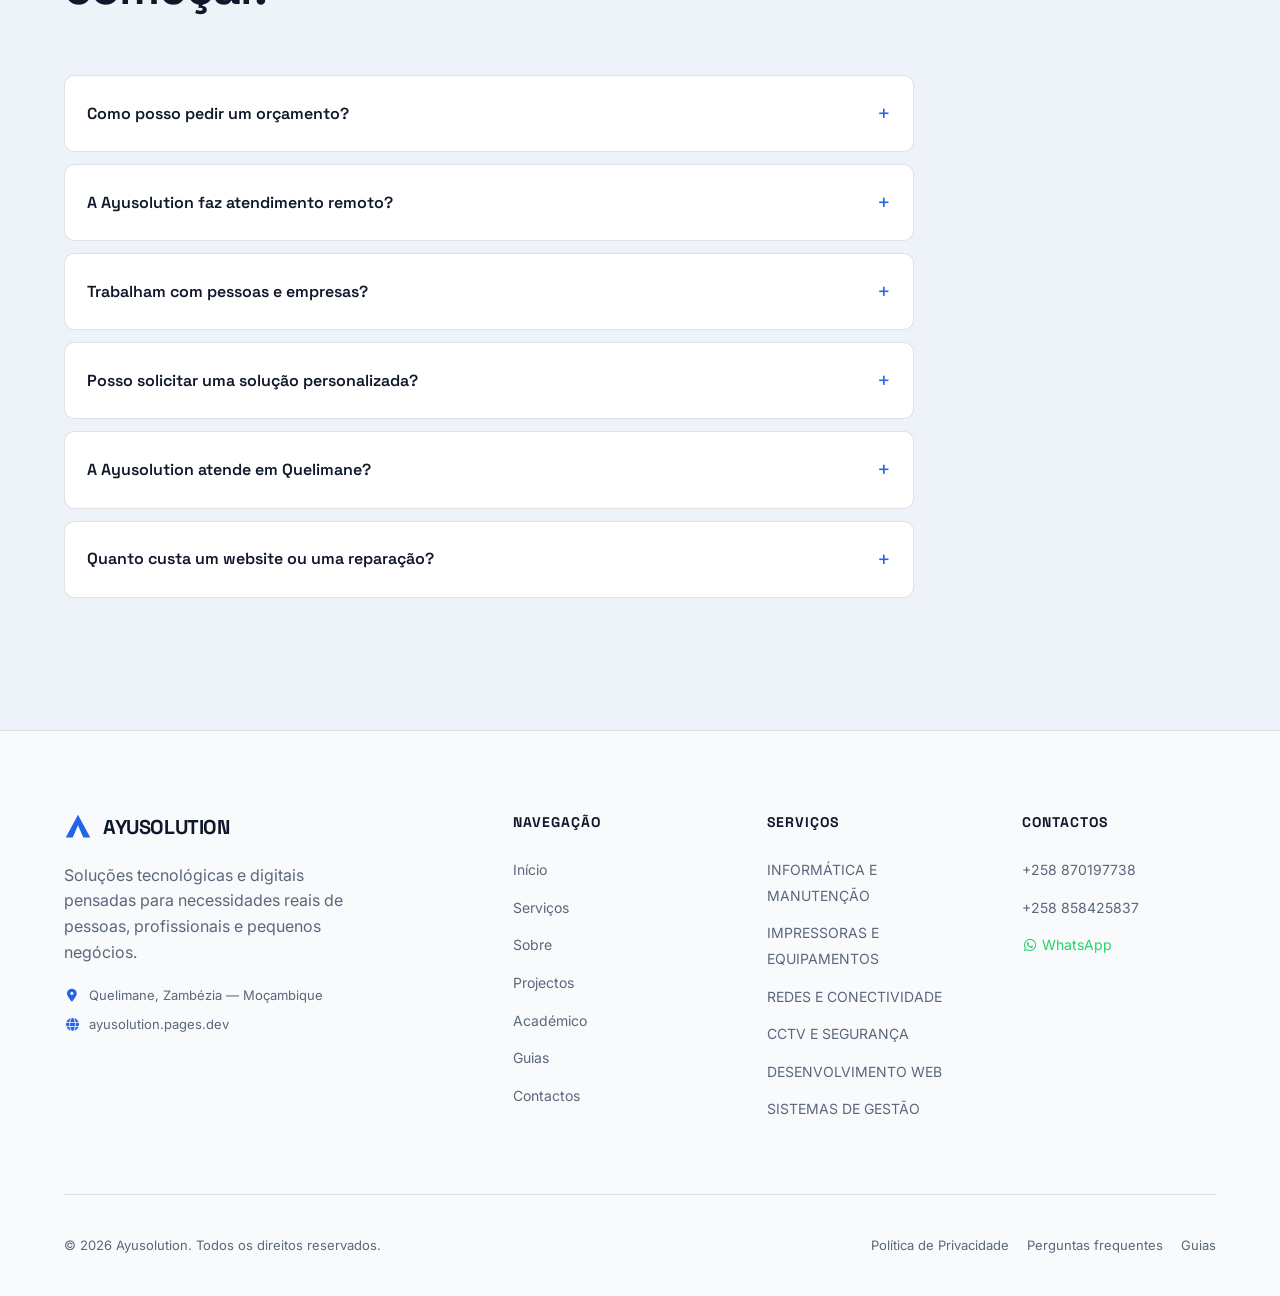
<file: contacto.html>
<!doctype html><html lang="pt-MZ"><head>
    <!-- GOOGLE ADSENSE: preserve active publisher verification -->
    <script async src="https://pagead2.googlesyndication.com/pagead/js/adsbygoogle.js?client=ca-pub-7648355166035439" crossorigin="anonymous"></script>
    <meta name="mylead-verification" content="749d702170d73bff9998127eea15952d">
    <meta name="google-site-verification" content="oHGO9V95ucwHdjwp1aIgYup38BpfEsp7AZcAGk676Pw" />
    <!-- AYUSOLUTION META & SEO -->
    <meta charset="UTF-8">
    <meta name="viewport" content="width=device-width, initial-scale=1.0">
    <title>Contactos e orçamento | AYU Solution</title>
    <meta name="description" content="Contacte a AYU Solution por WhatsApp ou formulário para solicitar um orçamento de informática e tecnologia.">
    <meta name="geo.region" content="MZ-Q">
    <meta name="geo.placename" content="Quelimane">
    <meta name="keywords" content="informática, reparação de computadores, impressoras, redes, CCTV, desenvolvimento web, sistemas de gestão, soluções digitais, serviços tecnológicos, trabalhos científicos, monografias, Moçambique">
    
    <!-- Open Graph -->
    <meta property="og:title" content="Contactos e orçamento | AYU Solution">
    <meta property="og:description" content="Contacte a AYU Solution por WhatsApp ou formulário para solicitar um orçamento de informática e tecnologia.">
    <meta property="og:type" content="website">
    <link rel="canonical" href="https://ayusolution.pages.dev/contacto.html">
    <!-- PWA -->
    <link rel="manifest" href="/manifest.webmanifest">
    <link rel="apple-touch-icon" sizes="180x180" href="/assets/images/apple-touch-icon.png">
    <meta name="application-name" content="Ayusolution">
    <meta name="apple-mobile-web-app-capable" content="yes">
    <meta name="apple-mobile-web-app-status-bar-style" content="black-translucent">
    <meta name="apple-mobile-web-app-title" content="Ayusolution">
    <meta name="mobile-web-app-capable" content="yes">
    <meta name="robots" content="index, follow, max-image-preview:large">
    <meta name="theme-color" content="#05070D" media="(prefers-color-scheme: dark)">
    <meta name="theme-color" content="#F8FAFC" media="(prefers-color-scheme: light)">
    <meta property="og:url" content="https://ayusolution.pages.dev/contacto.html">
    <meta property="og:site_name" content="Ayusolution">
    <meta property="og:locale" content="pt_MZ">
    <meta property="og:image" content="https://ayusolution.pages.dev/assets/images/og-ayusolution.png">
    <meta property="og:image:width" content="1200">
    <meta property="og:image:height" content="630">
    <meta property="og:image:alt" content="Ayusolution — Soluções Tecnológicas e Digitais em Quelimane, Moçambique">
    <meta name="twitter:card" content="summary_large_image">
    <meta property="twitter:title" content="Contactos e orçamento | AYU Solution">
    <meta property="twitter:description" content="Contacte a AYU Solution por WhatsApp ou formulário para solicitar um orçamento de informática e tecnologia.">
    <meta name="twitter:image" content="https://ayusolution.pages.dev/assets/images/og-ayusolution.png">

    <script type="application/ld+json">
    {
      "@context": "https://schema.org",
      "@type": "ProfessionalService",
      "name": "Ayusolution",
      "url": "https://ayusolution.pages.dev/",
      "image": "https://ayusolution.pages.dev/assets/images/og-ayusolution.png",
      "description": "Soluções tecnológicas e digitais em informática, desenvolvimento web, sistemas, redes, CCTV, equipamentos e apoio académico.",
      "telephone": ["+258870197738", "+258858425837"],
      "areaServed": {
        "@type": "City",
        "name": "Quelimane"
      },
      "address": {
        "@type": "PostalAddress",
        "addressLocality": "Quelimane",
        "addressCountry": "MZ"
      },
      "sameAs": []
    }
    </script>

    <!-- Favicon -->
    <link rel="icon" href="data:image/svg+xml,%3Csvg xmlns='http://www.w3.org/2000/svg' viewBox='0 0 32 32'%3E%3Cpath d='M16 2L30 28H22L16 14L10 28H2L16 2Z' fill='%232563EB'/%3E%3Cpath d='M16 18L22 28H10L16 18Z' fill='%23FFFFFF'/%3E%3C/svg%3E">

    <!-- Fonts -->
    <link rel="preload" as="style" href="https://fonts.googleapis.com/css2?family=Inter:wght@400;500;600;700&family=Space+Grotesk:wght@500;600;700&display=swap" media="(min-width: 769px)" onload="this.onload=null;this.rel='stylesheet'">
    <noscript><link rel="stylesheet" href="https://fonts.googleapis.com/css2?family=Inter:wght@400;500;600;700&family=Space+Grotesk:wght@500;600;700&display=swap" media="(min-width: 769px)"></noscript>

    <!-- Icons: load asynchronously so slow mobile networks do not block text rendering -->
    <link rel="stylesheet" href="https://cdnjs.cloudflare.com/ajax/libs/font-awesome/6.5.1/css/all.min.css" media="print" onload="this.media='all'">
    <noscript><link rel="stylesheet" href="https://cdnjs.cloudflare.com/ajax/libs/font-awesome/6.5.1/css/all.min.css"></noscript>

    <!-- Theme bootstrap: starts in light mode on first visit, then remembers the user's choice -->
    <script>
        (() => {
            let savedTheme = null;
            try { savedTheme = localStorage.getItem('ayusolution-theme-v10-light'); } catch (e) {}
            document.documentElement.setAttribute('data-theme', savedTheme || 'light');
        })();
    </script>

    <link rel="stylesheet" href="/assets/css/site-v13.css?v=20261019-mp1"><link rel="stylesheet" href="/assets/css/site-v14.css?v=20261019-mp1">
    <!-- V8: fotografias principais incorporadas no HTML para evitar falhas de caminhos -->
</head><body class="ayu-v14 ayu-page-contacto" data-page="contacto">
<a class="skip-link" href="#main-content">Saltar para o conteúdo</a><div class="scroll-progress" id="scrollProgress" aria-hidden="true"></div>
<header id="header">
        <div class="container nav-wrapper">
            <a href="/" class="logo">
                <svg viewBox="0 0 32 32" fill="none">
                    <path d="M16 2L30 28H22L16 14L10 28H2L16 2Z" fill="#2563EB"/>
                    <path d="M16 18L22 28H10L16 18Z" fill="#FFFFFF"/>
                </svg>
                AYUSOLUTION
            </a>
            
            <ul class="nav-links" id="nav-menu">
                <li><a href="/" class="active" data-i18n="nav.home">Início</a></li>
                <li><a href="/servicos.html" data-i18n="nav.services">Serviços</a></li>
                <li><a href="/sobre.html" data-i18n="nav.about">Sobre</a></li>
                <li><a href="/projectos.html" data-i18n="nav.projects">Projectos</a></li>
                <li><a href="/apoio-academico.html" data-i18n="nav.academic">Académico</a></li>
                <li><a href="/guias.html" data-i18n="nav.guides">Guias</a></li>
                <li><a href="/contacto.html" data-i18n="nav.contact">Contactos</a></li>
            </ul>

            <div class="nav-actions">
                <div class="lang-switcher">
                    <span id="lang-pt" class="active" onclick="setLanguage('pt')">PT</span>
                    <span style="color: var(--color-border)">|</span>
                    <span id="lang-en" onclick="setLanguage('en')">EN</span>
                </div>
                <button class="theme-toggle" id="themeToggle" type="button" aria-label="Alternar tema" title="Alternar tema">
                    <i class="fas fa-sun" aria-hidden="true"></i>
                </button>
                <button class="install-app-btn" id="installAppBtn" type="button" aria-label="Instalar Ayusolution" title="Instalar Ayusolution">
                    <i class="fas fa-arrow-down-to-bracket" aria-hidden="true"></i>
                    <span id="installAppBtnText" data-i18n="nav.install">Instalar App</span>
                </button>
                <a href="/contacto.html" class="btn btn-primary" data-i18n="nav.cta">Iniciar um Projecto</a>
                <button class="hamburger" id="hamburger-btn" type="button" aria-label="Abrir menu" aria-controls="nav-menu" aria-expanded="false"><i class="fas fa-bars"></i></button>
            </div>
        </div>
    </header>
<main id="main-content"><section class="ayu-page-intro"><div class="container"><span class="section-title">FALE CONNOSCO</span><h1>Vamos encontrar uma solução</h1><p>Entre em contacto por WhatsApp ou envie um pedido detalhado através do formulário.</p><div class="ayu-page-actions"><a class="btn btn-primary" href="/contacto.html">Pedir orçamento</a><a class="btn btn-outline" href="/servicos.html">Ver serviços</a></div></div></section><section id="contact" class="section-padding">
        <div class="container contact-grid">
            <div class="contact-left reveal">
                <span class="section-title" data-i18n="contact.title">TEM UM PROJETO EM MENTE?</span>
                <h2 data-i18n="contact.heading">Fale connosco e vamos encontrar uma solução para o que precisa.</h2>
                <p data-i18n="contact.subtitle">Conte-nos o que precisa. Quanto mais claro for o pedido, mais fácil será indicar a solução adequada.</p>
                <div class="contact-trust">
                    <div><i class="fas fa-location-dot"></i><span data-i18n="contact.local">Quelimane, Zambézia — atendimento presencial e remoto</span></div>
                    <div><i class="fas fa-comments"></i><span data-i18n="contact.direct">Contacto directo por WhatsApp ou formulário</span></div>
                    <div><i class="fas fa-file-circle-check"></i><span data-i18n="contact.quoteInfo">O orçamento depende das características de cada pedido</span></div>
                </div>
                <a href="https://wa.me/258870197738" rel="noopener" target="_blank" class="whatsapp-btn">
                    <i class="fab fa-whatsapp"></i> <span data-i18n="contact.wa">Falar pelo WhatsApp</span>
                </a>
                <br>
                <a href="tel:+258858425837" class="btn btn-outline" style="margin-bottom: 8px;">
                    <i class="fas fa-phone"></i> +258 858425837
                </a>
            </div>

            <div class="contact-form reveal">
                <form id="contactForm">
                    <h3 class="contact-form-heading" data-i18n="contact.form.heading">Solicitar orçamento</h3>
                    <p class="contact-form-subtitle" data-i18n="contact.form.subtitle">Diga-nos o essencial. Entraremos em contacto para perceber melhor o que precisa.</p>
                    <div class="form-group">
                        <label for="name" data-i18n="contact.form.name">Nome</label>
                        <input type="text" id="name" name="nome" autocomplete="name" required>
                    </div>
                    <div class="form-row">
                        <div class="form-group">
                            <label for="email" data-i18n="contact.form.email">Email (opcional)</label>
                            <input type="email" id="email" autocomplete="email">
                        </div>
                        <div class="form-group">
                            <label for="phone" data-i18n="contact.form.phone">Telefone / WhatsApp</label>
                            <input type="tel" id="phone" required autocomplete="tel">
                        </div>
                    </div>
                    <div class="form-group">
                        <label for="service" data-i18n="contact.form.service">Serviço</label>
                        <select id="service" required>
                            <option value="" data-i18n="contact.form.select">Selecione um serviço</option>
                            <option data-i18n="services.s1.title">INFORMÁTICA E MANUTENÇÃO</option>
                            <option data-i18n="services.s2.title">IMPRESSORAS E EQUIPAMENTOS</option>
                            <option data-i18n="services.s3.title">REDES E CONECTIVIDADE</option>
                            <option data-i18n="services.s4.title">CCTV E SEGURANÇA</option>
                            <option data-i18n="services.s5.title">DESENVOLVIMENTO WEB</option>
                            <option data-i18n="services.s6.title">SISTEMAS DE GESTÃO</option>
                            <option data-i18n="academic.title">APOIO ACADÉMICO E CIENTÍFICO</option>
                        </select>
                    </div>
                    <div class="form-row">
                        <div class="form-group">
                            <label for="requestType" data-i18n="contact.form.requestType">Tipo de pedido</label>
                            <select id="requestType" required>
                                <option value="" data-i18n="contact.form.requestTypeSelect">Selecione</option>
                                <option value="Orçamento" data-i18n="contact.form.type.quote">Orçamento</option>
                                <option value="Informação" data-i18n="contact.form.type.info">Informação</option>
                                <option value="Suporte" data-i18n="contact.form.type.support">Suporte</option>
                            </select>
                        </div>
                        <div class="form-group">
                            <label for="urgency" data-i18n="contact.form.urgency">Urgência</label>
                            <select id="urgency" required>
                                <option value="" data-i18n="contact.form.urgencySelect">Selecione</option>
                                <option value="Normal" data-i18n="contact.form.urgency.normal">Normal</option>
                                <option value="Breve" data-i18n="contact.form.urgency.soon">Preciso em breve</option>
                                <option value="Urgente" data-i18n="contact.form.urgency.urgent">Urgente</option>
                            </select>
                        </div>
                    </div>
                    <div class="form-group">
                        <label for="message" data-i18n="contact.form.message">Mensagem</label>
                        <textarea id="message" rows="4" required></textarea>
                    </div>
                    <div class="form-actions">
                        <button type="submit" class="btn btn-primary" id="submitBtn" data-i18n="contact.form.btn">Enviar pedido</button>
                        <button type="button" class="btn btn-whatsapp-outline" id="formWhatsAppBtn"><i class="fab fa-whatsapp"></i><span data-i18n="contact.form.waBtn">Enviar no WhatsApp</span></button>
                    </div>
                    <p class="privacy-note"><span data-i18n="contact.form.privacy">Ao enviar, os dados serão usados apenas para responder ao seu pedido.</span> <a href="privacy.html" data-i18n="contact.form.privacyLink">Saiba mais</a>.</p>
                    <div class="form-feedback" id="formFeedback" role="status" aria-live="polite"></div>
                </form>
            </div>
        </div>
    </section><section id="faq" class="section-padding">
        <div class="container">
            <span class="section-title reveal" data-i18n="faq.title">PERGUNTAS FREQUENTES</span>
            <h2 class="section-heading reveal" data-i18n="faq.heading">Algumas respostas antes de começar.</h2>
            <div class="faq-list">
                <details class="faq-item reveal">
                    <summary data-i18n="faq.q1">Como posso pedir um orçamento?</summary>
                    <p data-i18n="faq.a1">Escolha um serviço no formulário ou contacte-nos pelo WhatsApp. Explique o que precisa e responderemos com a orientação adequada.</p>
                </details>
                <details class="faq-item reveal">
                    <summary data-i18n="faq.q2">A Ayusolution faz atendimento remoto?</summary>
                    <p data-i18n="faq.a2">Sim. Dependendo do serviço, o apoio pode ser feito remotamente. Serviços que exigem intervenção física são combinados directamente com o cliente.</p>
                </details>
                <details class="faq-item reveal">
                    <summary data-i18n="faq.q3">Trabalham com pessoas e empresas?</summary>
                    <p data-i18n="faq.a3">Sim. Atendemos estudantes, profissionais, pequenos negócios, organizações e clientes individuais, de acordo com cada necessidade.</p>
                </details>
                <details class="faq-item reveal">
                    <summary data-i18n="faq.q4">Posso solicitar uma solução personalizada?</summary>
                    <p data-i18n="faq.a4">Sim. Websites, sistemas, redes e outras soluções podem ser ajustados ao problema e ao contexto do cliente.</p>
                </details>
                <details class="faq-item reveal">
                    <summary data-i18n="faq.q5">A Ayusolution atende em Quelimane?</summary>
                    <p data-i18n="faq.a5">Sim. A Ayusolution está baseada em Quelimane. A possibilidade de deslocação ou atendimento presencial depende do tipo de serviço e é combinada directamente.</p>
                </details>
                <details class="faq-item reveal">
                    <summary data-i18n="faq.q6">Quanto custa um website ou uma reparação?</summary>
                    <p data-i18n="faq.a6">O valor depende do trabalho necessário. Por isso, primeiro recolhemos os detalhes do pedido e só depois apresentamos uma estimativa ou proposta adequada.</p>
                </details>
            </div>
        </div>
    </section></main>
    <!-- FOOTER -->
    <footer>
        <div class="container">
            <div class="footer-grid">
                <div class="footer-col">
                    <a href="/" class="logo">
                        <svg viewBox="0 0 32 32" fill="none">
                            <path d="M16 2L30 28H22L16 14L10 28H2L16 2Z" fill="#2563EB"/>
                            <path d="M16 18L22 28H10L16 18Z" fill="#FFFFFF"/>
                        </svg>
                        AYUSOLUTION
                    </a>
                    <p class="footer-desc" data-i18n="footer.desc">Soluções tecnológicas e digitais pensadas para necessidades reais de pessoas, profissionais e pequenos negócios.</p>
                    <div class="footer-brand-meta">
                        <span><i class="fas fa-location-dot"></i><span data-i18n="footer.location">Quelimane, Zambézia — Moçambique</span></span>
                        <span><i class="fas fa-globe"></i><span>ayusolution.pages.dev</span></span>
                    </div>
                </div>
                <div class="footer-col">
                    <h5 data-i18n="footer.nav">Navegação</h5>
                    <ul>
                        <li><a href="/" data-i18n="nav.home">Início</a></li>
                        <li><a href="/servicos.html" data-i18n="nav.services">Serviços</a></li>
                        <li><a href="/sobre.html" data-i18n="nav.about">Sobre</a></li>
                        <li><a href="/projectos.html" data-i18n="nav.projects">Projectos</a></li>
                        <li><a href="/apoio-academico.html" data-i18n="nav.academic">Académico</a></li>
                <li><a href="/guias.html" data-i18n="nav.guides">Guias</a></li>
                        <li><a href="/contacto.html" data-i18n="nav.contact">Contactos</a></li>
                    </ul>
                </div>
                <div class="footer-col">
                    <h5 data-i18n="footer.services">Serviços</h5>
                    <ul>
                        <li><a href="/servicos.html#servico-informatica" data-i18n="services.s1.title">INFORMÁTICA E MANUTENÇÃO</a></li>
                        <li><a href="/servicos.html#servico-impressoras" data-i18n="services.s2.title">IMPRESSORAS E EQUIPAMENTOS</a></li>
                        <li><a href="/servicos.html#servico-redes" data-i18n="services.s3.title">REDES E CONECTIVIDADE</a></li>
                        <li><a href="/servicos.html#servico-cctv" data-i18n="services.s4.title">CCTV E SEGURANÇA</a></li>
                        <li><a href="/servicos.html#servico-web" data-i18n="services.s5.title">DESENVOLVIMENTO WEB</a></li>
                        <li><a href="/servicos.html#servico-gestao" data-i18n="services.s6.title">SISTEMAS DE GESTÃO</a></li>
                    </ul>
                </div>
                <div class="footer-col">
                    <h5 data-i18n="footer.contact">Contactos</h5>
                    <ul>
                        <li><a href="https://wa.me/258870197738" rel="noopener">+258 870197738</a></li>
                        <li><a href="https://wa.me/258858425837" rel="noopener">+258 858425837</a></li>
                        <li><a href="https://wa.me/258870197738" rel="noopener" style="color: #25D366;"><i class="fab fa-whatsapp"></i> WhatsApp</a></li>
                    </ul>
                </div>
            </div>
            <div class="footer-bottom">
                <p data-i18n="footer.copyright">© 2026 Ayusolution. Todos os direitos reservados.</p>
                <div class="footer-legal">
                    <a href="privacy.html" data-i18n="footer.privacy">Política de Privacidade</a>
                    <a href="/contacto.html#faq" data-i18n="footer.faq">Perguntas frequentes</a>
                    <a href="/guias.html" data-i18n="nav.guides">Guias</a>
                </div>
            </div>
        </div>
    </footer>

    <div class="pwa-toast" id="pwaToast" role="status" aria-live="polite"></div>

    <!-- BACK TO TOP -->
    <div class="mobile-action-bar" aria-label="Acções rápidas">
        <a href="https://wa.me/258870197738" rel="noopener" target="_blank" class="mobile-wa" id="mobileWhatsApp"><i class="fab fa-whatsapp"></i> <span data-i18n="mobile.wa">WhatsApp</span></a>
        <a href="/contacto.html" class="mobile-quote"><i class="fas fa-file-signature"></i> <span data-i18n="mobile.quote">Pedir orçamento</span></a>
    </div>

    <button class="back-to-top" id="backToTop" type="button" aria-label="Voltar ao topo" title="Voltar ao topo">
        <i class="fas fa-arrow-up"></i>
    </button>

    <!-- FLOATING WHATSAPP -->
    <a href="https://wa.me/258870197738" rel="noopener" target="_blank" class="wa-float" aria-label="WhatsApp Ayusolution">
        <i class="fab fa-whatsapp"></i>
    </a>

    
<script src="/assets/js/site-v14.js?v=20261019-mp1" defer></script></body></html>
</file>
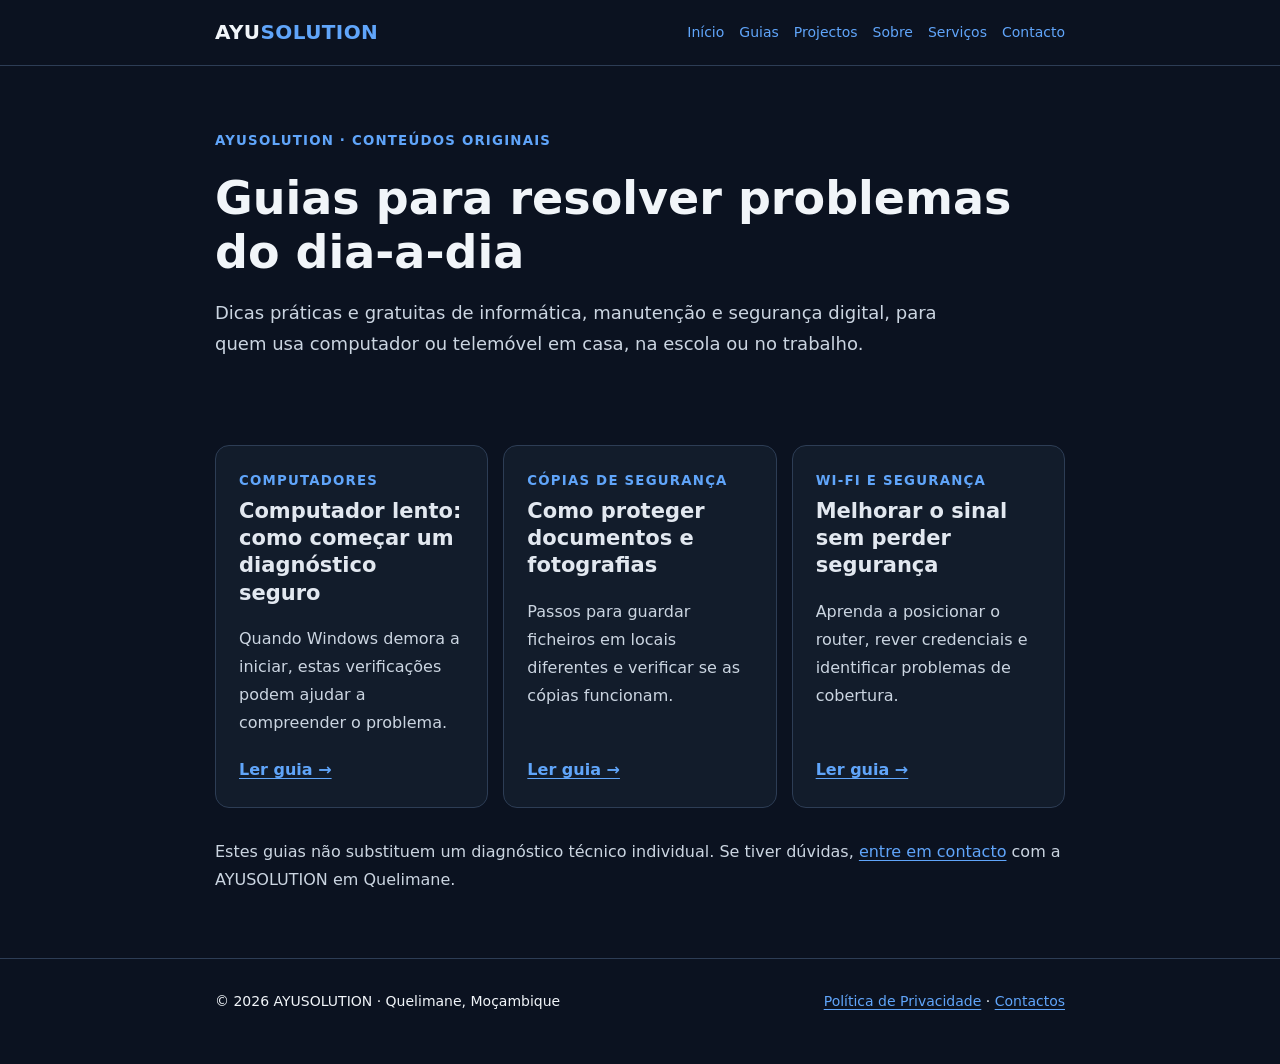
<file: guias.html>
<!doctype html><html lang="pt-MZ"><head><meta charset="utf-8"><meta name="viewport" content="width=device-width,initial-scale=1"><title>Guias de tecnologia | AYUSOLUTION</title><meta name="description" content="Artigos úteis sobre manutenção de computadores, backups e Wi-Fi seguro em Moçambique."><meta name="robots" content="index,follow,max-image-preview:large"><link rel="canonical" href="https://ayusolution.pages.dev/guias.html"><meta property="og:type" content="article"><meta property="og:title" content="Guias de tecnologia"><meta property="og:description" content="Artigos úteis sobre manutenção de computadores, backups e Wi-Fi seguro em Moçambique."><meta property="og:url" content="https://ayusolution.pages.dev/guias.html"><meta property="og:locale" content="pt_MZ"><meta name="theme-color" content="#0b1220"><link rel="icon" href="/assets/images/icon-192.png"><link rel="stylesheet" href="/assets/css/guides-v13.css"><script type="application/ld+json">{"@context": "https://schema.org", "@type": "BreadcrumbList", "itemListElement": [{"@type": "ListItem", "position": 1, "name": "Início", "item": "https://ayusolution.pages.dev/"}, {"@type": "ListItem", "position": 2, "name": "Guias", "item": "https://ayusolution.pages.dev/guias.html"}]}</script></head><body><a class="skip" href="#conteudo">Saltar para o conteúdo</a><header class="site-header"><div class="container"><a class="logo" href="/">AYU<strong>SOLUTION</strong></a><nav aria-label="Navegação"><a href="/">Início</a><a href="/guias.html" aria-current="page">Guias</a><a href="/projectos.html">Projectos</a><a href="/sobre.html">Sobre</a><a href="/servicos.html">Serviços</a><a href="/contacto.html">Contacto</a></nav></div></header><main id="conteudo"><section class="hero"><div class="container"><small class="kicker">AYUSOLUTION · Conteúdos originais</small><h1>Guias para resolver problemas do dia-a-dia</h1><p class="intro">Dicas práticas e gratuitas de informática, manutenção e segurança digital, para quem usa computador ou telemóvel em casa, na escola ou no trabalho.</p></div></section><section class="article container"><div class="cards"><article class="card"><small class="kicker">Computadores</small><h2>Computador lento: como começar um diagnóstico seguro</h2><p>Quando Windows demora a iniciar, estas verificações podem ajudar a compreender o problema.</p><a href="/guias/computador-lento.html">Ler guia →</a></article><article class="card"><small class="kicker">Cópias de segurança</small><h2>Como proteger documentos e fotografias</h2><p>Passos para guardar ficheiros em locais diferentes e verificar se as cópias funcionam.</p><a href="/guias/backup-seguro.html">Ler guia →</a></article><article class="card"><small class="kicker">Wi-Fi e segurança</small><h2>Melhorar o sinal sem perder segurança</h2><p>Aprenda a posicionar o router, rever credenciais e identificar problemas de cobertura.</p><a href="/guias/wifi-seguro.html">Ler guia →</a></article></div><p>Estes guias não substituem um diagnóstico técnico individual. Se tiver dúvidas, <a href="/contacto.html">entre em contacto</a> com a AYUSOLUTION em Quelimane.</p></section></main><footer class="footer"><div class="container"><span>© 2026 AYUSOLUTION · Quelimane, Moçambique</span><span><a href="/privacy.html">Política de Privacidade</a> · <a href="/contacto.html">Contactos</a></span></div></footer></body></html>
</file>
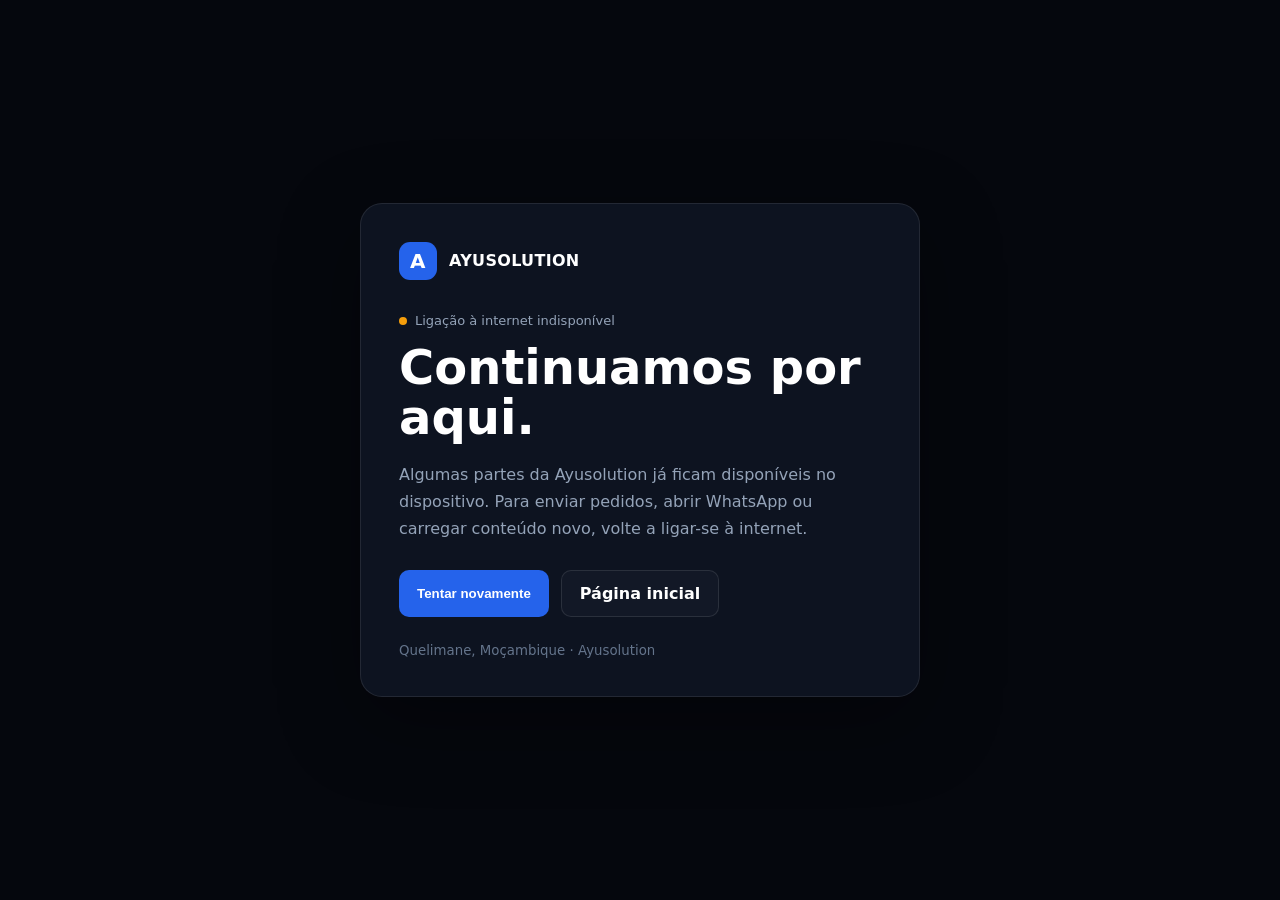
<file: offline.html>
<!DOCTYPE html>
<html lang="pt">
<head>
<meta charset="UTF-8">
<meta name="viewport" content="width=device-width, initial-scale=1.0">
<meta name="theme-color" content="#05070D">
<title>Ayusolution — Sem ligação</title>
<style>
:root{font-family:Inter,system-ui,-apple-system,Segoe UI,sans-serif;color-scheme:dark}*{box-sizing:border-box}body{margin:0;min-height:100vh;display:grid;place-items:center;background:#05070D;color:#fff;padding:24px}.card{width:min(560px,100%);background:#0D1320;border:1px solid rgba(255,255,255,.09);border-radius:22px;padding:38px;box-shadow:0 24px 80px rgba(0,0,0,.35)}.logo{display:flex;align-items:center;gap:12px;font-weight:800;letter-spacing:.02em;margin-bottom:30px}.mark{width:38px;height:38px;border-radius:11px;background:#2563EB;display:grid;place-items:center;font-size:20px}.pill{display:inline-flex;gap:8px;align-items:center;color:#94A3B8;font-size:13px;margin-bottom:14px}.dot{width:8px;height:8px;border-radius:50%;background:#F59E0B}h1{font-size:clamp(30px,7vw,48px);line-height:1.05;margin:0 0 18px}p{color:#94A3B8;line-height:1.7;margin:0 0 28px}.actions{display:flex;gap:12px;flex-wrap:wrap}a,button{border:0;border-radius:10px;padding:13px 18px;font-weight:700;text-decoration:none;cursor:pointer}.primary{background:#2563EB;color:#fff}.secondary{background:#121826;color:#fff;border:1px solid rgba(255,255,255,.1)}small{display:block;color:#64748B;margin-top:26px}</style>
</head>
<body>
<main class="card">
  <div class="logo"><span class="mark">A</span> AYUSOLUTION</div>
  <div class="pill"><span class="dot"></span> Ligação à internet indisponível</div>
  <h1>Continuamos por aqui.</h1>
  <p>Algumas partes da Ayusolution já ficam disponíveis no dispositivo. Para enviar pedidos, abrir WhatsApp ou carregar conteúdo novo, volte a ligar-se à internet.</p>
  <div class="actions">
    <button class="primary" onclick="location.reload()">Tentar novamente</button>
    <a class="secondary" href="/">Página inicial</a>
  </div>
  <small>Quelimane, Moçambique · Ayusolution</small>
</main>
</body>
</html>
</file>
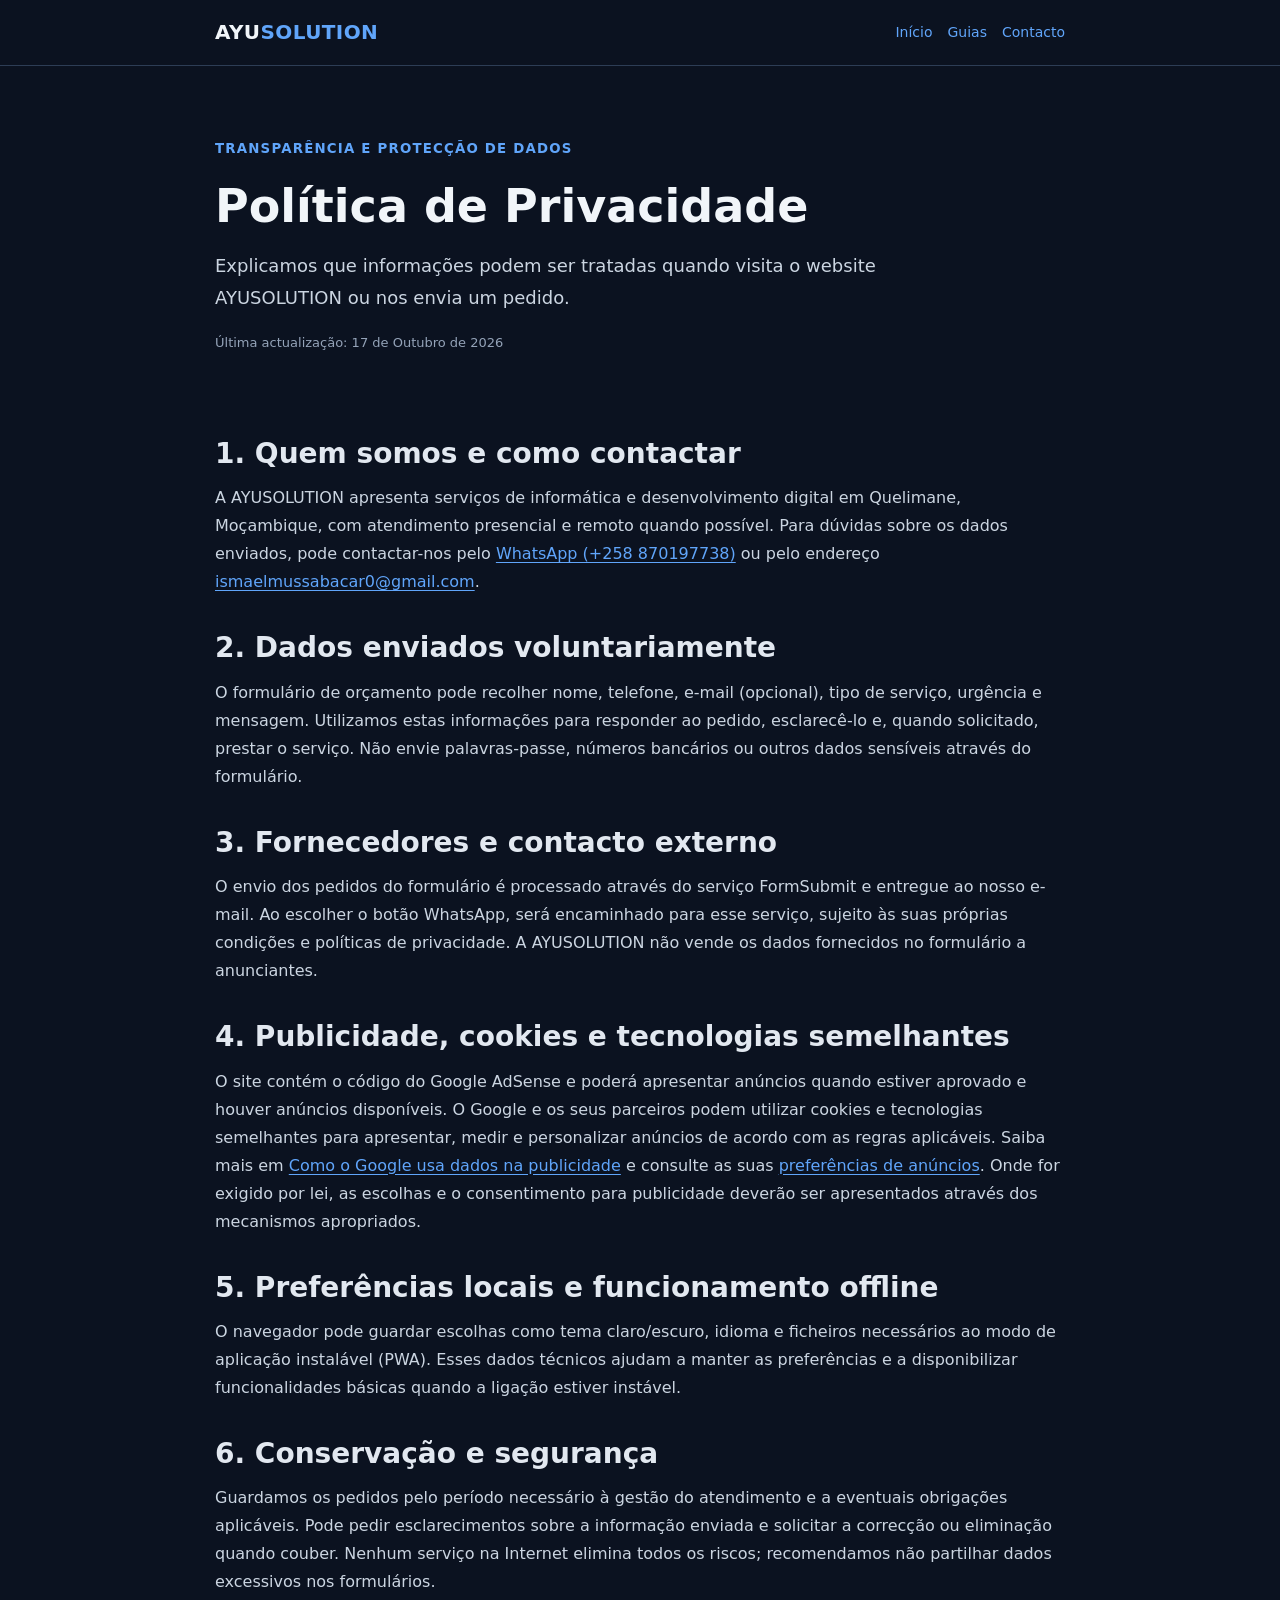
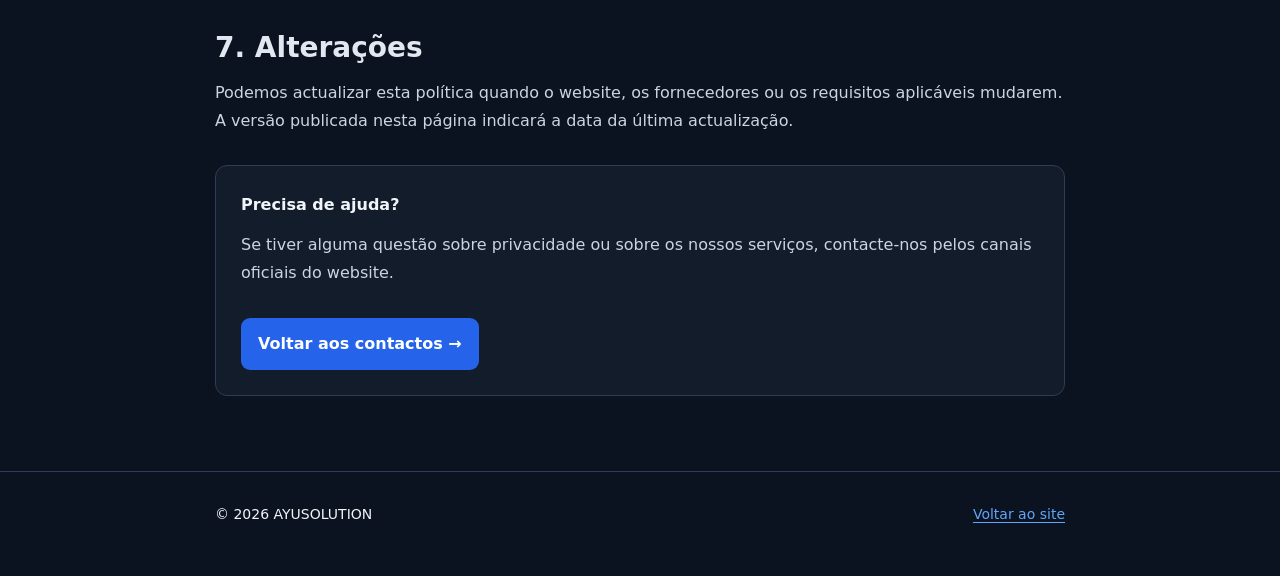
<file: privacy.html>
<!doctype html><html lang="pt"><head><meta charset="UTF-8"><meta name="viewport" content="width=device-width,initial-scale=1"><meta name="robots" content="index,follow"><title>Política de Privacidade — AYUSOLUTION</title><meta name="description" content="Como a AYUSOLUTION utiliza dados de contacto, preferências, publicidade e cookies no seu website."><link rel="canonical" href="https://ayusolution.pages.dev/privacy.html"><meta name="theme-color" content="#0b1220"><link rel="stylesheet" href="/assets/css/guides-v13.css"></head><body>
<a class="skip" href="#conteudo">Saltar para o conteúdo</a>
<header class="site-header"><div class="container"><a href="/" class="logo">AYU<strong>SOLUTION</strong></a><nav aria-label="Navegação"><a href="/">Início</a><a href="/guias.html">Guias</a><a href="/contacto.html">Contacto</a></nav></div></header>
<main class="article container" id="conteudo"><section class="hero"><small class="kicker">Transparência e protecção de dados</small><h1>Política de Privacidade</h1><p class="intro">Explicamos que informações podem ser tratadas quando visita o website AYUSOLUTION ou nos envia um pedido.</p><p class="meta">Última actualização: 17 de Outubro de 2026</p></section>
<h2>1. Quem somos e como contactar</h2><p>A AYUSOLUTION apresenta serviços de informática e desenvolvimento digital em Quelimane, Moçambique, com atendimento presencial e remoto quando possível. Para dúvidas sobre os dados enviados, pode contactar-nos pelo <a href="https://wa.me/258870197738" rel="noopener noreferrer">WhatsApp (+258 870197738)</a> ou pelo endereço <a href="mailto:ismaelmussabacar0@gmail.com">ismaelmussabacar0@gmail.com</a>.</p>
<h2>2. Dados enviados voluntariamente</h2><p>O formulário de orçamento pode recolher nome, telefone, e-mail (opcional), tipo de serviço, urgência e mensagem. Utilizamos estas informações para responder ao pedido, esclarecê-lo e, quando solicitado, prestar o serviço. Não envie palavras-passe, números bancários ou outros dados sensíveis através do formulário.</p>
<h2>3. Fornecedores e contacto externo</h2><p>O envio dos pedidos do formulário é processado através do serviço FormSubmit e entregue ao nosso e-mail. Ao escolher o botão WhatsApp, será encaminhado para esse serviço, sujeito às suas próprias condições e políticas de privacidade. A AYUSOLUTION não vende os dados fornecidos no formulário a anunciantes.</p>
<h2>4. Publicidade, cookies e tecnologias semelhantes</h2><p>O site contém o código do Google AdSense e poderá apresentar anúncios quando estiver aprovado e houver anúncios disponíveis. O Google e os seus parceiros podem utilizar cookies e tecnologias semelhantes para apresentar, medir e personalizar anúncios de acordo com as regras aplicáveis. Saiba mais em <a href="https://policies.google.com/technologies/ads" rel="noopener noreferrer" target="_blank">Como o Google usa dados na publicidade</a> e consulte as suas <a href="https://myadcenter.google.com/" rel="noopener noreferrer" target="_blank">preferências de anúncios</a>. Onde for exigido por lei, as escolhas e o consentimento para publicidade deverão ser apresentados através dos mecanismos apropriados.</p>
<h2>5. Preferências locais e funcionamento offline</h2><p>O navegador pode guardar escolhas como tema claro/escuro, idioma e ficheiros necessários ao modo de aplicação instalável (PWA). Esses dados técnicos ajudam a manter as preferências e a disponibilizar funcionalidades básicas quando a ligação estiver instável.</p>
<h2>6. Conservação e segurança</h2><p>Guardamos os pedidos pelo período necessário à gestão do atendimento e a eventuais obrigações aplicáveis. Pode pedir esclarecimentos sobre a informação enviada e solicitar a correcção ou eliminação quando couber. Nenhum serviço na Internet elimina todos os riscos; recomendamos não partilhar dados excessivos nos formulários.</p>
<h2>7. Alterações</h2><p>Podemos actualizar esta política quando o website, os fornecedores ou os requisitos aplicáveis mudarem. A versão publicada nesta página indicará a data da última actualização.</p>
<div class="cta"><strong>Precisa de ajuda?</strong><p>Se tiver alguma questão sobre privacidade ou sobre os nossos serviços, contacte-nos pelos canais oficiais do website.</p><a href="/contacto.html" class="button">Voltar aos contactos →</a></div>
</main><footer class="footer"><div class="container">© 2026 AYUSOLUTION <a href="/">Voltar ao site</a></div></footer></body></html>
</file>
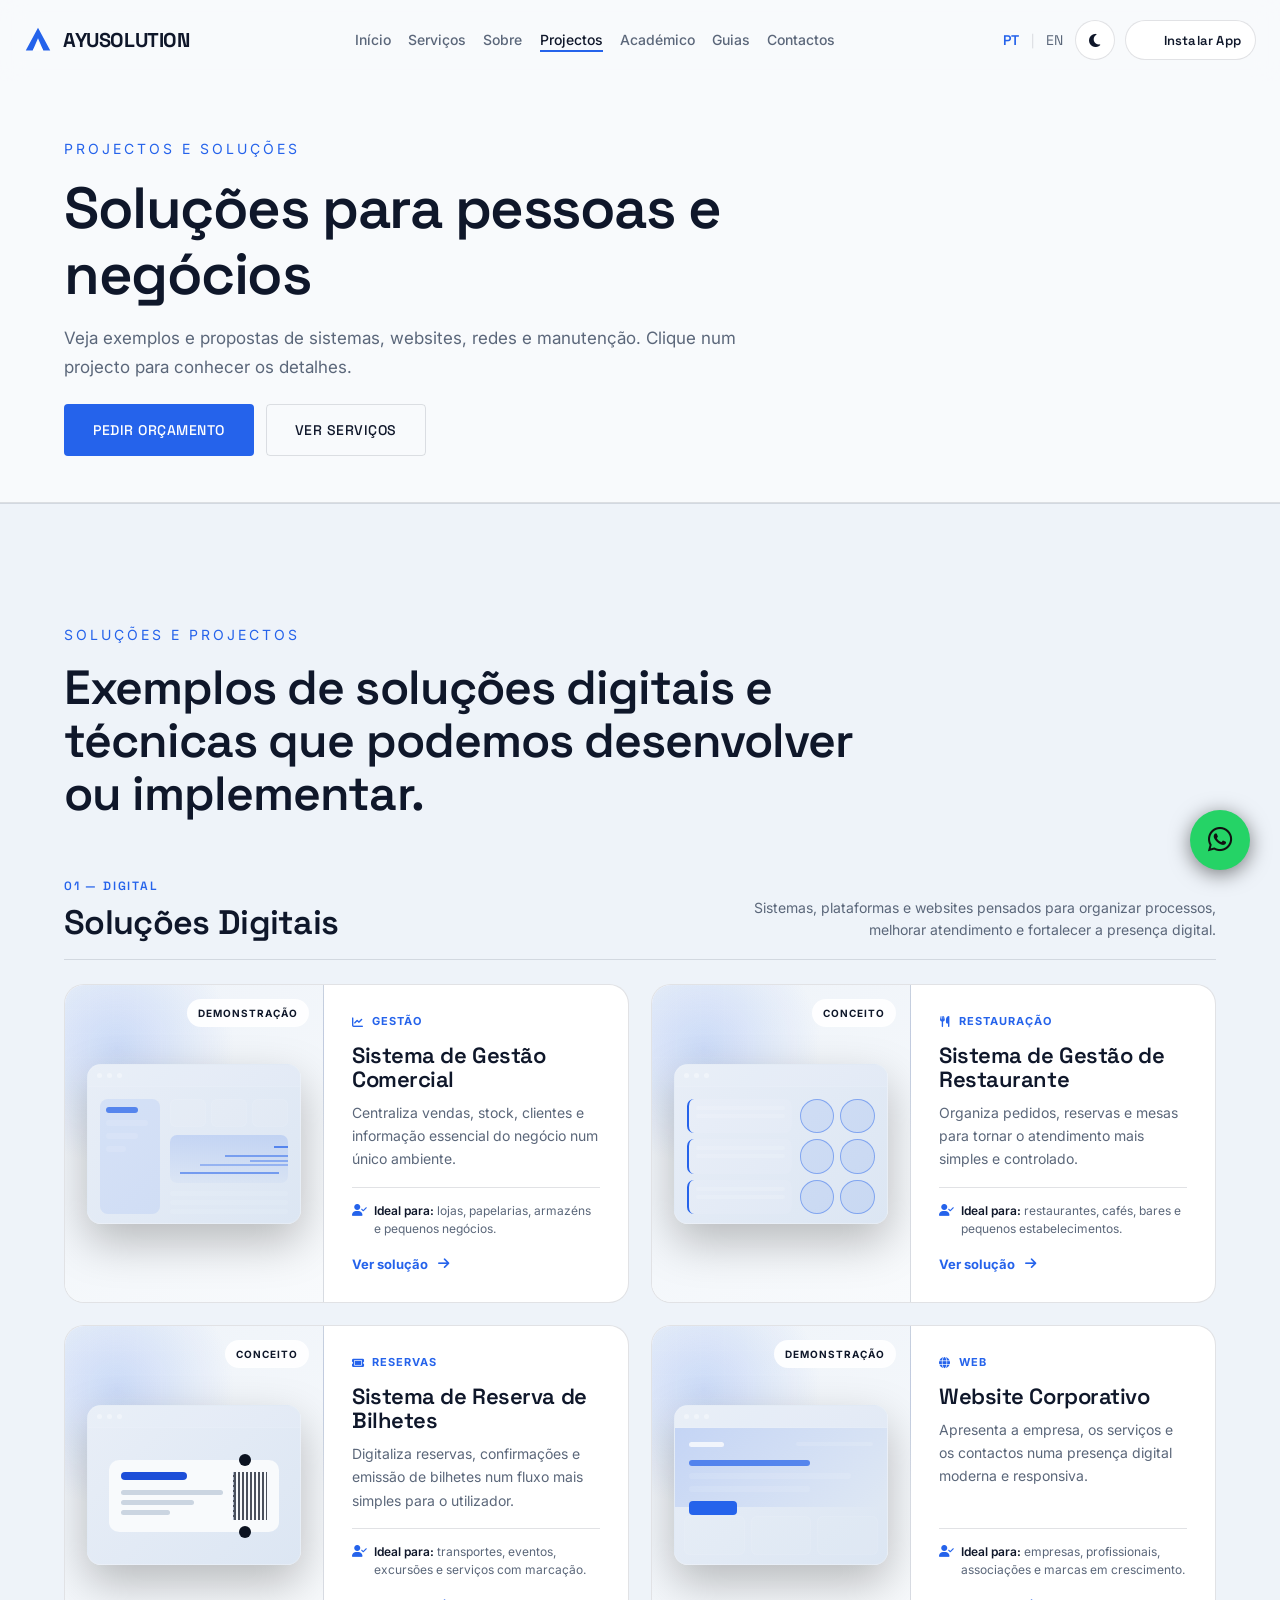
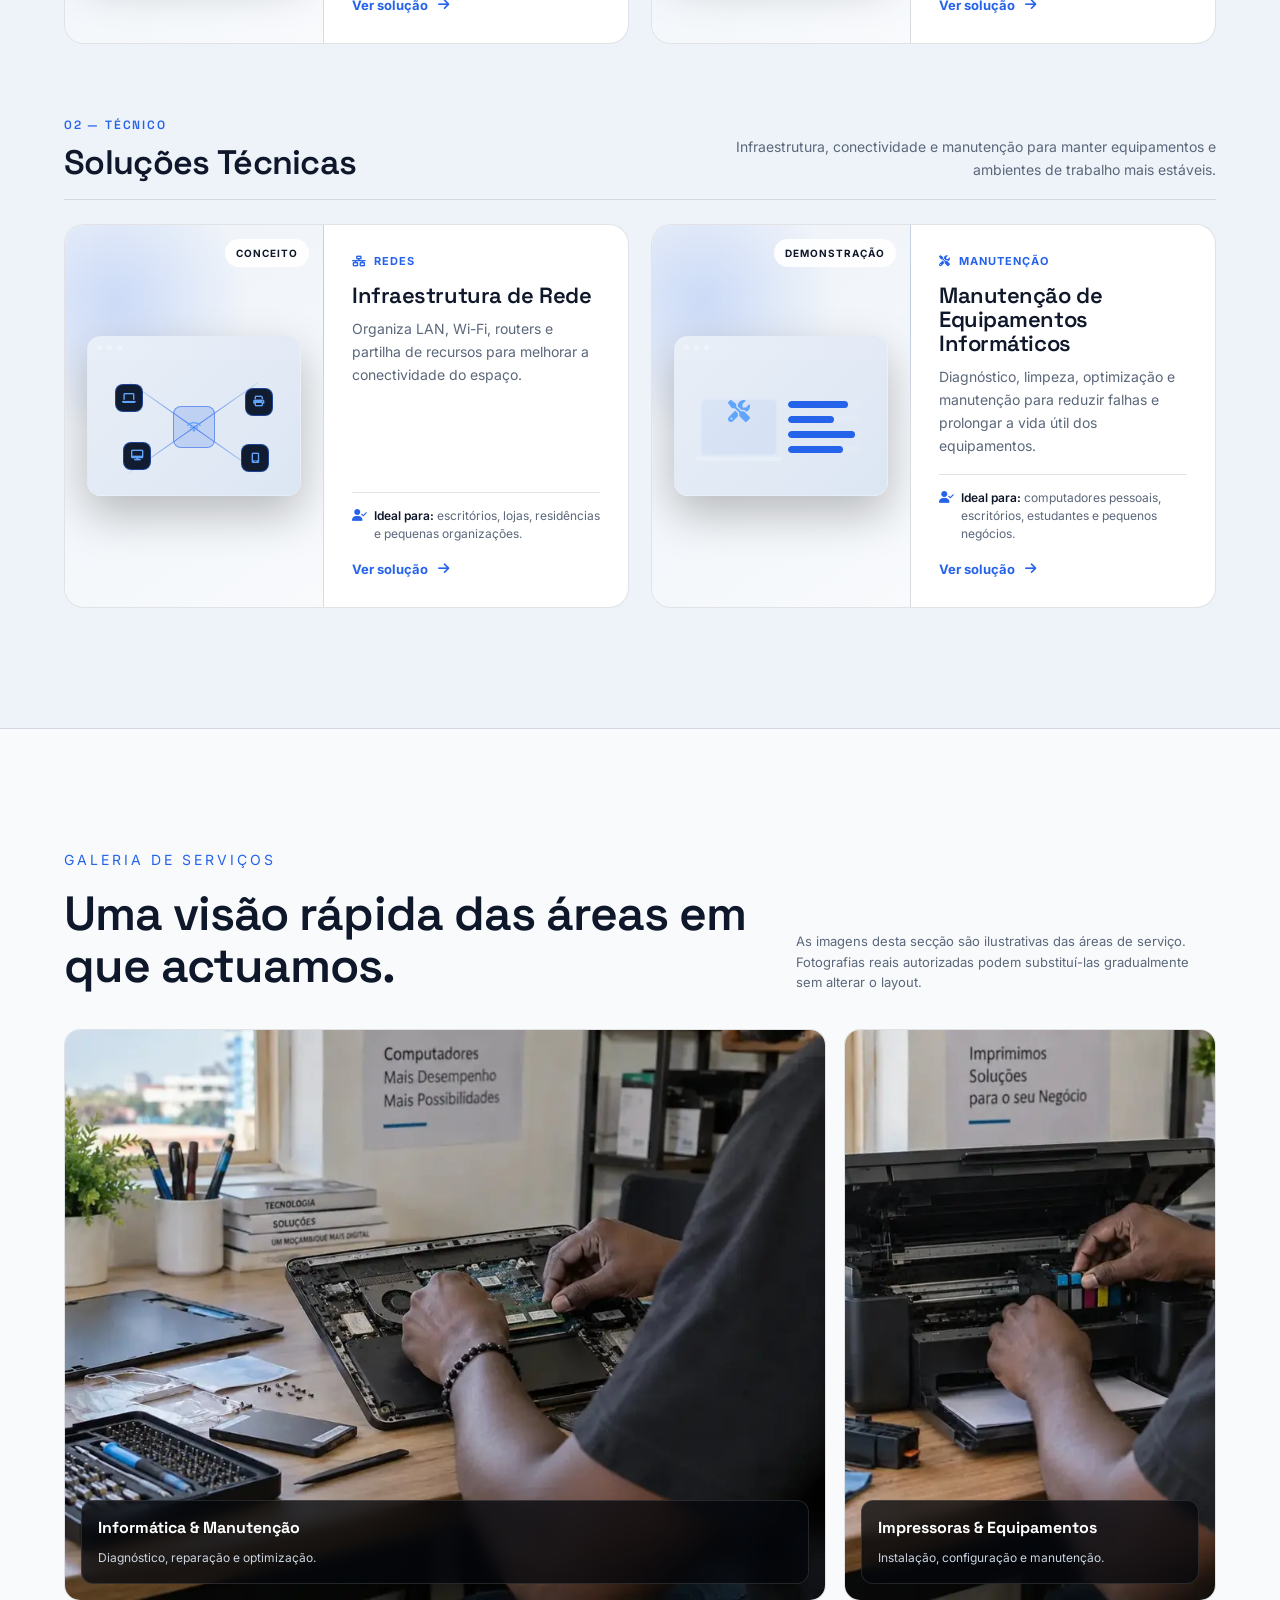
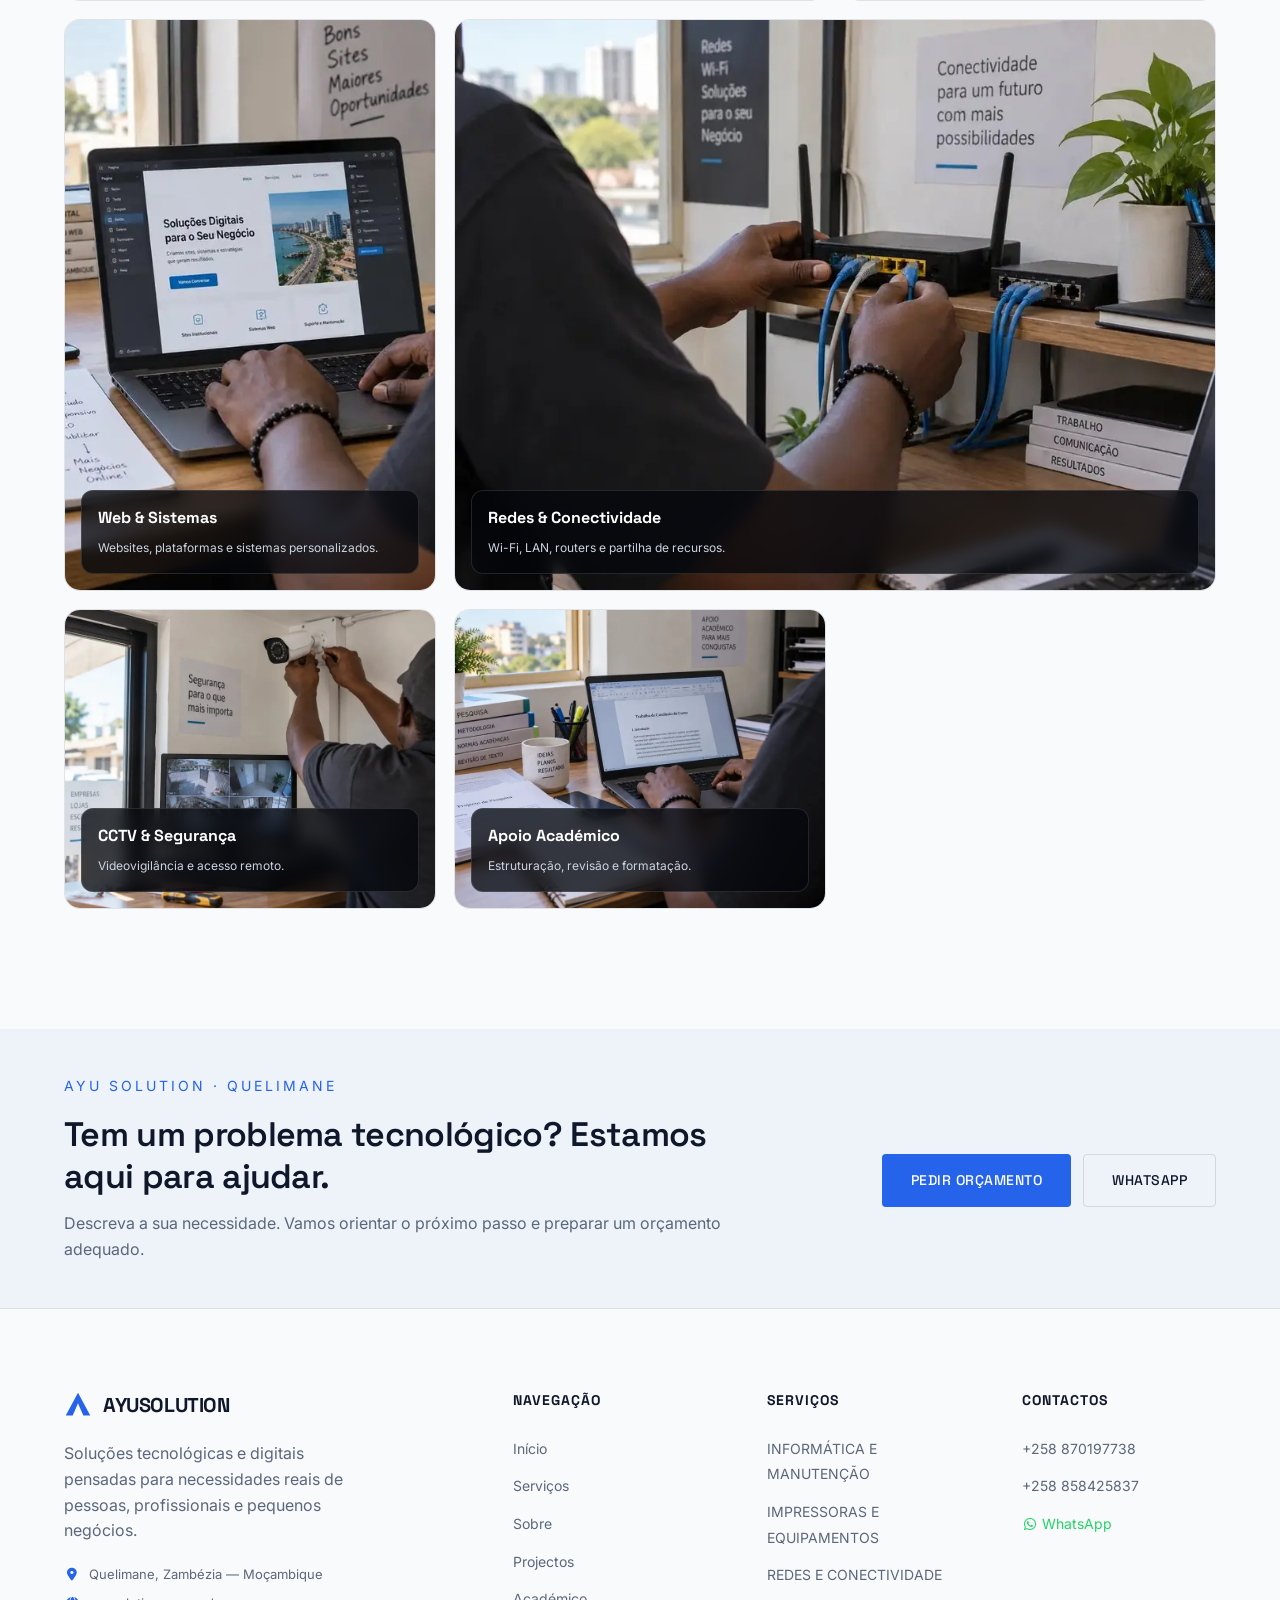
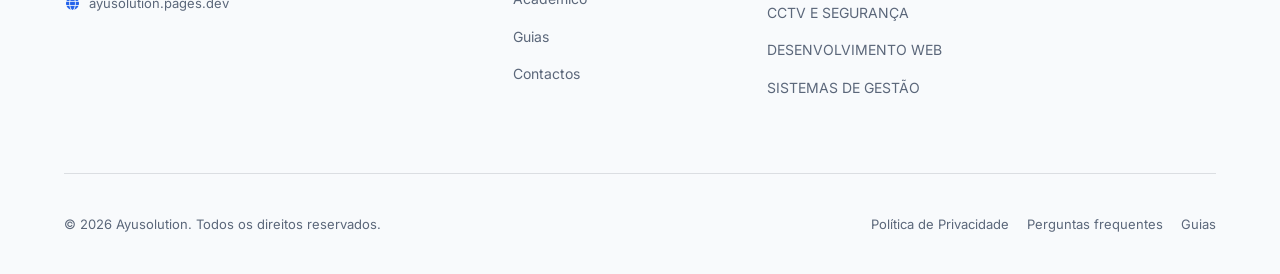
<file: projectos.html>
<!doctype html><html lang="pt-MZ"><head>
    <!-- GOOGLE ADSENSE: preserve active publisher verification -->
    <script async src="https://pagead2.googlesyndication.com/pagead/js/adsbygoogle.js?client=ca-pub-7648355166035439" crossorigin="anonymous"></script>
    <meta name="mylead-verification" content="749d702170d73bff9998127eea15952d">
    <meta name="google-site-verification" content="oHGO9V95ucwHdjwp1aIgYup38BpfEsp7AZcAGk676Pw" />
    <!-- AYUSOLUTION META & SEO -->
    <meta charset="UTF-8">
    <meta name="viewport" content="width=device-width, initial-scale=1.0">
    <title>Projectos e exemplos | AYU Solution</title>
    <meta name="description" content="Exemplos de websites, sistemas de gestão, redes e serviços técnicos da AYU Solution.">
    <meta name="geo.region" content="MZ-Q">
    <meta name="geo.placename" content="Quelimane">
    <meta name="keywords" content="informática, reparação de computadores, impressoras, redes, CCTV, desenvolvimento web, sistemas de gestão, soluções digitais, serviços tecnológicos, trabalhos científicos, monografias, Moçambique">
    
    <!-- Open Graph -->
    <meta property="og:title" content="Projectos e exemplos | AYU Solution">
    <meta property="og:description" content="Exemplos de websites, sistemas de gestão, redes e serviços técnicos da AYU Solution.">
    <meta property="og:type" content="website">
    <link rel="canonical" href="https://ayusolution.pages.dev/projectos.html">
    <!-- PWA -->
    <link rel="manifest" href="/manifest.webmanifest">
    <link rel="apple-touch-icon" sizes="180x180" href="/assets/images/apple-touch-icon.png">
    <meta name="application-name" content="Ayusolution">
    <meta name="apple-mobile-web-app-capable" content="yes">
    <meta name="apple-mobile-web-app-status-bar-style" content="black-translucent">
    <meta name="apple-mobile-web-app-title" content="Ayusolution">
    <meta name="mobile-web-app-capable" content="yes">
    <meta name="robots" content="index, follow, max-image-preview:large">
    <meta name="theme-color" content="#05070D" media="(prefers-color-scheme: dark)">
    <meta name="theme-color" content="#F8FAFC" media="(prefers-color-scheme: light)">
    <meta property="og:url" content="https://ayusolution.pages.dev/projectos.html">
    <meta property="og:site_name" content="Ayusolution">
    <meta property="og:locale" content="pt_MZ">
    <meta property="og:image" content="https://ayusolution.pages.dev/assets/images/og-ayusolution.png">
    <meta property="og:image:width" content="1200">
    <meta property="og:image:height" content="630">
    <meta property="og:image:alt" content="Ayusolution — Soluções Tecnológicas e Digitais em Quelimane, Moçambique">
    <meta name="twitter:card" content="summary_large_image">
    <meta property="twitter:title" content="Projectos e exemplos | AYU Solution">
    <meta property="twitter:description" content="Exemplos de websites, sistemas de gestão, redes e serviços técnicos da AYU Solution.">
    <meta name="twitter:image" content="https://ayusolution.pages.dev/assets/images/og-ayusolution.png">

    <script type="application/ld+json">
    {
      "@context": "https://schema.org",
      "@type": "ProfessionalService",
      "name": "Ayusolution",
      "url": "https://ayusolution.pages.dev/",
      "image": "https://ayusolution.pages.dev/assets/images/og-ayusolution.png",
      "description": "Soluções tecnológicas e digitais em informática, desenvolvimento web, sistemas, redes, CCTV, equipamentos e apoio académico.",
      "telephone": ["+258870197738", "+258858425837"],
      "areaServed": {
        "@type": "City",
        "name": "Quelimane"
      },
      "address": {
        "@type": "PostalAddress",
        "addressLocality": "Quelimane",
        "addressCountry": "MZ"
      },
      "sameAs": []
    }
    </script>

    <!-- Favicon -->
    <link rel="icon" href="data:image/svg+xml,%3Csvg xmlns='http://www.w3.org/2000/svg' viewBox='0 0 32 32'%3E%3Cpath d='M16 2L30 28H22L16 14L10 28H2L16 2Z' fill='%232563EB'/%3E%3Cpath d='M16 18L22 28H10L16 18Z' fill='%23FFFFFF'/%3E%3C/svg%3E">

    <!-- Fonts -->
    <link rel="preload" as="style" href="https://fonts.googleapis.com/css2?family=Inter:wght@400;500;600;700&family=Space+Grotesk:wght@500;600;700&display=swap" media="(min-width: 769px)" onload="this.onload=null;this.rel='stylesheet'">
    <noscript><link rel="stylesheet" href="https://fonts.googleapis.com/css2?family=Inter:wght@400;500;600;700&family=Space+Grotesk:wght@500;600;700&display=swap" media="(min-width: 769px)"></noscript>

    <!-- Icons: load asynchronously so slow mobile networks do not block text rendering -->
    <link rel="stylesheet" href="https://cdnjs.cloudflare.com/ajax/libs/font-awesome/6.5.1/css/all.min.css" media="print" onload="this.media='all'">
    <noscript><link rel="stylesheet" href="https://cdnjs.cloudflare.com/ajax/libs/font-awesome/6.5.1/css/all.min.css"></noscript>

    <!-- Theme bootstrap: starts in light mode on first visit, then remembers the user's choice -->
    <script>
        (() => {
            let savedTheme = null;
            try { savedTheme = localStorage.getItem('ayusolution-theme-v10-light'); } catch (e) {}
            document.documentElement.setAttribute('data-theme', savedTheme || 'light');
        })();
    </script>

    <link rel="stylesheet" href="/assets/css/site-v13.css?v=20261019-mp1"><link rel="stylesheet" href="/assets/css/site-v14.css?v=20261019-mp1">
    <!-- V8: fotografias principais incorporadas no HTML para evitar falhas de caminhos -->
</head><body class="ayu-v14 ayu-page-projectos" data-page="projectos">
<a class="skip-link" href="#main-content">Saltar para o conteúdo</a><div class="scroll-progress" id="scrollProgress" aria-hidden="true"></div>
<header id="header">
        <div class="container nav-wrapper">
            <a href="/" class="logo">
                <svg viewBox="0 0 32 32" fill="none">
                    <path d="M16 2L30 28H22L16 14L10 28H2L16 2Z" fill="#2563EB"/>
                    <path d="M16 18L22 28H10L16 18Z" fill="#FFFFFF"/>
                </svg>
                AYUSOLUTION
            </a>
            
            <ul class="nav-links" id="nav-menu">
                <li><a href="/" class="active" data-i18n="nav.home">Início</a></li>
                <li><a href="/servicos.html" data-i18n="nav.services">Serviços</a></li>
                <li><a href="/sobre.html" data-i18n="nav.about">Sobre</a></li>
                <li><a href="/projectos.html" data-i18n="nav.projects">Projectos</a></li>
                <li><a href="/apoio-academico.html" data-i18n="nav.academic">Académico</a></li>
                <li><a href="/guias.html" data-i18n="nav.guides">Guias</a></li>
                <li><a href="/contacto.html" data-i18n="nav.contact">Contactos</a></li>
            </ul>

            <div class="nav-actions">
                <div class="lang-switcher">
                    <span id="lang-pt" class="active" onclick="setLanguage('pt')">PT</span>
                    <span style="color: var(--color-border)">|</span>
                    <span id="lang-en" onclick="setLanguage('en')">EN</span>
                </div>
                <button class="theme-toggle" id="themeToggle" type="button" aria-label="Alternar tema" title="Alternar tema">
                    <i class="fas fa-sun" aria-hidden="true"></i>
                </button>
                <button class="install-app-btn" id="installAppBtn" type="button" aria-label="Instalar Ayusolution" title="Instalar Ayusolution">
                    <i class="fas fa-arrow-down-to-bracket" aria-hidden="true"></i>
                    <span id="installAppBtnText" data-i18n="nav.install">Instalar App</span>
                </button>
                <a href="/contacto.html" class="btn btn-primary" data-i18n="nav.cta">Iniciar um Projecto</a>
                <button class="hamburger" id="hamburger-btn" type="button" aria-label="Abrir menu" aria-controls="nav-menu" aria-expanded="false"><i class="fas fa-bars"></i></button>
            </div>
        </div>
    </header>
<main id="main-content"><section class="ayu-page-intro"><div class="container"><span class="section-title">PROJECTOS E SOLUÇÕES</span><h1>Soluções para pessoas e negócios</h1><p>Veja exemplos e propostas de sistemas, websites, redes e manutenção. Clique num projecto para conhecer os detalhes.</p><div class="ayu-page-actions"><a class="btn btn-primary" href="/contacto.html">Pedir orçamento</a><a class="btn btn-outline" href="/servicos.html">Ver serviços</a></div></div></section><section id="projects" class="section-padding">
        <div class="container">
            <div class="projects-intro">
                <div>
                    <span class="section-title reveal" data-i18n="projects.title">SOLUÇÕES E PROJECTOS</span>
                    <h2 class="section-heading reveal" data-i18n="projects.heading">Exemplos de soluções digitais e técnicas que podemos desenvolver ou implementar.</h2>
                </div>
            </div>

            <div class="project-category">
                <div class="project-category-header reveal">
                    <div>
                        <span class="project-category-kicker" data-i18n="projects.digital.kicker">01 — Digital</span>
                        <h3 data-i18n="projects.digital.title">Soluções Digitais</h3>
                    </div>
                    <p data-i18n="projects.digital.desc">Sistemas, plataformas e websites pensados para organizar processos, melhorar atendimento e fortalecer a presença digital.</p>
                </div>

                <div class="mobile-swipe-hint reveal"><span class="hint-pill"><span data-i18n="projects.swipe">Deslize para ver mais</span><i class="fas fa-arrow-right"></i></span></div>

                <div class="projects-grid">
                    <article class="project-card reveal" role="button" tabindex="0" data-project="p1" aria-label="Abrir detalhes da solução">
                        <div class="project-img">
                            <span class="project-tag" data-i18n="projects.tagDemo">Demonstração</span>
                            <div class="project-preview dashboard-preview" aria-hidden="true">
                                <div class="preview-topbar"><span></span><span></span><span></span></div>
                                <div class="preview-body">
                                    <div class="mock-sidebar"><div class="preview-line blue md"></div><div class="preview-line lg"></div><div class="preview-line md"></div><div class="preview-line sm"></div></div>
                                    <div class="mock-content"><div class="mock-stats"><div class="mock-stat"></div><div class="mock-stat"></div><div class="mock-stat"></div></div><div class="mock-chart"></div><div class="mock-table"><span></span><span></span><span></span></div></div>
                                </div>
                            </div>
                        </div>
                        <div class="project-info">
                            <span class="project-type"><i class="fas fa-chart-line"></i><span data-i18n="projects.p1.type">Gestão</span></span>
                            <h4 data-i18n="projects.p1.title">Sistema de Gestão Comercial</h4>
                            <p data-i18n="projects.p1.desc">Centraliza vendas, stock, clientes e informação essencial do negócio num único ambiente.</p>
                            <div class="project-fit"><i class="fas fa-user-check"></i><span><strong data-i18n="projects.ideal">Ideal para:</strong> <span data-i18n="projects.p1.fit">lojas, papelarias, armazéns e pequenos negócios.</span></span></div>
                            <span class="project-more"><span data-i18n="projects.more">Ver solução</span> <i class="fas fa-arrow-right"></i></span>
                        </div>
                    </article>

                    <article class="project-card reveal" role="button" tabindex="0" data-project="p2" aria-label="Abrir detalhes da solução">
                        <div class="project-img">
                            <span class="project-tag" data-i18n="projects.tagConcept">Conceito</span>
                            <div class="project-preview restaurant-preview" aria-hidden="true">
                                <div class="preview-topbar"><span></span><span></span><span></span></div>
                                <div class="preview-body"><div class="order-list"><div class="order-item"><span></span><span></span></div><div class="order-item"><span></span><span></span></div><div class="order-item"><span></span><span></span></div></div><div class="table-map"><span></span><span></span><span></span><span></span><span></span><span></span></div></div>
                            </div>
                        </div>
                        <div class="project-info">
                            <span class="project-type"><i class="fas fa-utensils"></i><span data-i18n="projects.p2.type">Restauração</span></span>
                            <h4 data-i18n="projects.p2.title">Sistema de Gestão de Restaurante</h4>
                            <p data-i18n="projects.p2.desc">Organiza pedidos, reservas e mesas para tornar o atendimento mais simples e controlado.</p>
                            <div class="project-fit"><i class="fas fa-user-check"></i><span><strong data-i18n="projects.ideal">Ideal para:</strong> <span data-i18n="projects.p2.fit">restaurantes, cafés, bares e pequenos estabelecimentos.</span></span></div>
                            <span class="project-more"><span data-i18n="projects.more">Ver solução</span> <i class="fas fa-arrow-right"></i></span>
                        </div>
                    </article>

                    <article class="project-card reveal" role="button" tabindex="0" data-project="p3" aria-label="Abrir detalhes da solução">
                        <div class="project-img">
                            <span class="project-tag" data-i18n="projects.tagConcept">Conceito</span>
                            <div class="project-preview ticket-preview" aria-hidden="true">
                                <div class="preview-topbar"><span></span><span></span><span></span></div>
                                <div class="preview-body"><div class="ticket-shell"><div class="ticket-main"><div class="ticket-title"></div><span></span><span style="width:72%"></span><span style="width:48%"></span></div><div class="ticket-code"></div></div></div>
                            </div>
                        </div>
                        <div class="project-info">
                            <span class="project-type"><i class="fas fa-ticket"></i><span data-i18n="projects.p3.type">Reservas</span></span>
                            <h4 data-i18n="projects.p3.title">Sistema de Reserva de Bilhetes</h4>
                            <p data-i18n="projects.p3.desc">Digitaliza reservas, confirmações e emissão de bilhetes num fluxo mais simples para o utilizador.</p>
                            <div class="project-fit"><i class="fas fa-user-check"></i><span><strong data-i18n="projects.ideal">Ideal para:</strong> <span data-i18n="projects.p3.fit">transportes, eventos, excursões e serviços com marcação.</span></span></div>
                            <span class="project-more"><span data-i18n="projects.more">Ver solução</span> <i class="fas fa-arrow-right"></i></span>
                        </div>
                    </article>

                    <article class="project-card reveal" role="button" tabindex="0" data-project="p4" aria-label="Abrir detalhes da solução">
                        <div class="project-img">
                            <span class="project-tag" data-i18n="projects.tagDemo">Demonstração</span>
                            <div class="project-preview website-preview" aria-hidden="true">
                                <div class="preview-topbar"><span></span><span></span><span></span></div>
                                <div class="preview-body"><div class="website-hero"><div class="website-nav"><b></b><span></span></div><div class="preview-line blue md"></div><div class="preview-line lg"></div><div class="preview-line md"></div><div class="cta-mini"></div></div><div class="website-cards"><span></span><span></span><span></span></div></div>
                            </div>
                        </div>
                        <div class="project-info">
                            <span class="project-type"><i class="fas fa-globe"></i><span data-i18n="projects.p4.type">Web</span></span>
                            <h4 data-i18n="projects.p4.title">Website Corporativo</h4>
                            <p data-i18n="projects.p4.desc">Apresenta a empresa, os serviços e os contactos numa presença digital moderna e responsiva.</p>
                            <div class="project-fit"><i class="fas fa-user-check"></i><span><strong data-i18n="projects.ideal">Ideal para:</strong> <span data-i18n="projects.p4.fit">empresas, profissionais, associações e marcas em crescimento.</span></span></div>
                            <span class="project-more"><span data-i18n="projects.more">Ver solução</span> <i class="fas fa-arrow-right"></i></span>
                        </div>
                    </article>
                </div>
            </div>

            <div class="project-category">
                <div class="project-category-header reveal">
                    <div>
                        <span class="project-category-kicker" data-i18n="projects.technical.kicker">02 — Técnico</span>
                        <h3 data-i18n="projects.technical.title">Soluções Técnicas</h3>
                    </div>
                    <p data-i18n="projects.technical.desc">Infraestrutura, conectividade e manutenção para manter equipamentos e ambientes de trabalho mais estáveis.</p>
                </div>

                <div class="mobile-swipe-hint reveal"><span class="hint-pill"><span data-i18n="projects.swipe">Deslize para ver mais</span><i class="fas fa-arrow-right"></i></span></div>

                <div class="projects-grid">
                    <article class="project-card reveal" role="button" tabindex="0" data-project="p5" aria-label="Abrir detalhes da solução">
                        <div class="project-img">
                            <span class="project-tag" data-i18n="projects.tagConcept">Conceito</span>
                            <div class="project-preview network-preview" aria-hidden="true">
                                <div class="preview-topbar"><span></span><span></span><span></span></div>
                                <div class="preview-body"><div class="network-map"><span class="network-line l1"></span><span class="network-line l2"></span><span class="network-line l3"></span><span class="network-line l4"></span><span class="network-node main"><i class="fas fa-wifi"></i></span><span class="network-node n1"><i class="fas fa-laptop"></i></span><span class="network-node n2"><i class="fas fa-print"></i></span><span class="network-node n3"><i class="fas fa-desktop"></i></span><span class="network-node n4"><i class="fas fa-mobile-screen"></i></span></div></div>
                            </div>
                        </div>
                        <div class="project-info">
                            <span class="project-type"><i class="fas fa-network-wired"></i><span data-i18n="projects.p5.type">Redes</span></span>
                            <h4 data-i18n="projects.p5.title">Infraestrutura de Rede</h4>
                            <p data-i18n="projects.p5.desc">Organiza LAN, Wi‑Fi, routers e partilha de recursos para melhorar a conectividade do espaço.</p>
                            <div class="project-fit"><i class="fas fa-user-check"></i><span><strong data-i18n="projects.ideal">Ideal para:</strong> <span data-i18n="projects.p5.fit">escritórios, lojas, residências e pequenas organizações.</span></span></div>
                            <span class="project-more"><span data-i18n="projects.more">Ver solução</span> <i class="fas fa-arrow-right"></i></span>
                        </div>
                    </article>

                    <article class="project-card reveal" role="button" tabindex="0" data-project="p6" aria-label="Abrir detalhes da solução">
                        <div class="project-img">
                            <span class="project-tag" data-i18n="projects.tagDemo">Demonstração</span>
                            <div class="project-preview maintenance-preview" aria-hidden="true">
                                <div class="preview-topbar"><span></span><span></span><span></span></div>
                                <div class="preview-body"><div class="diagnostic-box"><div class="laptop-mini"><i class="fas fa-screwdriver-wrench"></i></div><div class="diagnostic-bars"><span style="--w:82%"></span><span style="--w:62%"></span><span style="--w:91%"></span><span style="--w:74%"></span></div></div></div>
                            </div>
                        </div>
                        <div class="project-info">
                            <span class="project-type"><i class="fas fa-screwdriver-wrench"></i><span data-i18n="projects.p6.type">Manutenção</span></span>
                            <h4 data-i18n="projects.p6.title">Manutenção de Equipamentos Informáticos</h4>
                            <p data-i18n="projects.p6.desc">Diagnóstico, limpeza, optimização e manutenção para reduzir falhas e prolongar a vida útil dos equipamentos.</p>
                            <div class="project-fit"><i class="fas fa-user-check"></i><span><strong data-i18n="projects.ideal">Ideal para:</strong> <span data-i18n="projects.p6.fit">computadores pessoais, escritórios, estudantes e pequenos negócios.</span></span></div>
                            <span class="project-more"><span data-i18n="projects.more">Ver solução</span> <i class="fas fa-arrow-right"></i></span>
                        </div>
                    </article>
                </div>
            </div>
        </div>
    </section><section id="gallery" class="section-padding">
        <div class="container">
            <div class="gallery-head">
                <div>
                    <span class="section-title reveal" data-i18n="gallery.title">GALERIA DE SERVIÇOS</span>
                    <h2 class="section-heading reveal" style="margin-bottom:0" data-i18n="gallery.heading">Uma visão rápida das áreas em que actuamos.</h2>
                </div>
                <p class="gallery-note reveal" data-i18n="gallery.note">As imagens desta secção são ilustrativas das áreas de serviço. Fotografias reais autorizadas podem substituí-las gradualmente sem alterar o layout.</p>
            </div>
            <div class="gallery-grid">
                <article class="gallery-card reveal"><img src="/assets/images/photos/computer-repair.webp" alt="Informática e manutenção Ayusolution" width="960" height="720" loading="lazy" decoding="async"><div class="gallery-caption"><strong data-i18n="gallery.g1">Informática & Manutenção</strong><span data-i18n="gallery.g1s">Diagnóstico, reparação e optimização.</span></div></article>
                <article class="gallery-card reveal"><img src="/assets/images/photos/printer-maintenance.webp" alt="Impressoras e equipamentos Ayusolution" width="960" height="720" loading="lazy" decoding="async"><div class="gallery-caption"><strong data-i18n="gallery.g2">Impressoras & Equipamentos</strong><span data-i18n="gallery.g2s">Instalação, configuração e manutenção.</span></div></article>
                <article class="gallery-card reveal"><img src="/assets/images/photos/web-development.webp" alt="Desenvolvimento web Ayusolution" width="960" height="720" loading="lazy" decoding="async"><div class="gallery-caption"><strong data-i18n="gallery.g3">Web & Sistemas</strong><span data-i18n="gallery.g3s">Websites, plataformas e sistemas personalizados.</span></div></article>
                <article class="gallery-card reveal"><img src="/assets/images/photos/network-setup.webp" alt="Redes e conectividade Ayusolution" width="960" height="720" loading="lazy" decoding="async"><div class="gallery-caption"><strong data-i18n="gallery.g4">Redes & Conectividade</strong><span data-i18n="gallery.g4s">Wi-Fi, LAN, routers e partilha de recursos.</span></div></article>
                <article class="gallery-card reveal"><img src="/assets/images/photos/cctv-installation.webp" alt="CCTV e segurança Ayusolution" width="960" height="720" loading="lazy" decoding="async"><div class="gallery-caption"><strong data-i18n="gallery.g5">CCTV & Segurança</strong><span data-i18n="gallery.g5s">Videovigilância e acesso remoto.</span></div></article>
                <article class="gallery-card reveal"><img src="/assets/images/photos/academic-support.webp" alt="Apoio académico Ayusolution" width="960" height="720" loading="lazy" decoding="async"><div class="gallery-caption"><strong data-i18n="gallery.g6">Apoio Académico</strong><span data-i18n="gallery.g6s">Estruturação, revisão e formatação.</span></div></article>
            </div>
        </div>
    </section><!-- PROJECT MODAL -->
    <div class="project-modal" id="projectModal" role="dialog" aria-modal="true" aria-labelledby="projectModalTitle" aria-hidden="true">
        <div class="project-modal-dialog">
            <div class="project-modal-visual">
                <button type="button" class="project-modal-close" id="projectModalClose" aria-label="Fechar"><i class="fas fa-times"></i></button>
                <i id="projectModalIcon" class="fas fa-laptop-code" aria-hidden="true"></i>
            </div>
            <div class="project-modal-content">
                <span class="project-modal-kicker" id="projectModalTag">Concept Project</span>
                <h3 id="projectModalTitle">Solução</h3>
                <p class="project-modal-summary" id="projectModalSummary"></p>
                <div class="project-modal-grid">
                    <div class="project-modal-block"><strong data-i18n="modal.challenge">Necessidade</strong><p id="projectModalChallenge"></p></div>
                    <div class="project-modal-block"><strong data-i18n="modal.solution">Solução proposta</strong><p id="projectModalSolution"></p></div>
                    <div class="project-modal-block"><strong data-i18n="modal.tech">Tecnologias / área</strong><p id="projectModalTech"></p></div>
                    <div class="project-modal-block"><strong data-i18n="modal.status">Estado</strong><p id="projectModalStatus"></p></div>
                </div>
                <div class="project-modal-actions">
                    <button type="button" class="btn btn-primary" id="projectModalQuote"><i class="fas fa-paper-plane"></i> <span data-i18n="modal.cta">Solicitar algo semelhante</span></button>
                    <button type="button" class="btn btn-outline" id="projectModalDismiss" data-i18n="modal.close">Fechar</button>
                </div>
            </div>
        </div>
    </div><section class="ayu-home-cta"><div class="container ayu-home-cta-row"><div><span class="section-title">AYU SOLUTION · QUELIMANE</span><h2>Tem um problema tecnológico? Estamos aqui para ajudar.</h2><p>Descreva a sua necessidade. Vamos orientar o próximo passo e preparar um orçamento adequado.</p></div><div class="ayu-page-actions"><a class="btn btn-primary" href="/contacto.html">Pedir orçamento</a><a class="btn btn-outline" target="_blank" rel="noopener" href="https://wa.me/258870197738">WhatsApp</a></div></div></section></main>
    <!-- FOOTER -->
    <footer>
        <div class="container">
            <div class="footer-grid">
                <div class="footer-col">
                    <a href="/" class="logo">
                        <svg viewBox="0 0 32 32" fill="none">
                            <path d="M16 2L30 28H22L16 14L10 28H2L16 2Z" fill="#2563EB"/>
                            <path d="M16 18L22 28H10L16 18Z" fill="#FFFFFF"/>
                        </svg>
                        AYUSOLUTION
                    </a>
                    <p class="footer-desc" data-i18n="footer.desc">Soluções tecnológicas e digitais pensadas para necessidades reais de pessoas, profissionais e pequenos negócios.</p>
                    <div class="footer-brand-meta">
                        <span><i class="fas fa-location-dot"></i><span data-i18n="footer.location">Quelimane, Zambézia — Moçambique</span></span>
                        <span><i class="fas fa-globe"></i><span>ayusolution.pages.dev</span></span>
                    </div>
                </div>
                <div class="footer-col">
                    <h5 data-i18n="footer.nav">Navegação</h5>
                    <ul>
                        <li><a href="/" data-i18n="nav.home">Início</a></li>
                        <li><a href="/servicos.html" data-i18n="nav.services">Serviços</a></li>
                        <li><a href="/sobre.html" data-i18n="nav.about">Sobre</a></li>
                        <li><a href="/projectos.html" data-i18n="nav.projects">Projectos</a></li>
                        <li><a href="/apoio-academico.html" data-i18n="nav.academic">Académico</a></li>
                <li><a href="/guias.html" data-i18n="nav.guides">Guias</a></li>
                        <li><a href="/contacto.html" data-i18n="nav.contact">Contactos</a></li>
                    </ul>
                </div>
                <div class="footer-col">
                    <h5 data-i18n="footer.services">Serviços</h5>
                    <ul>
                        <li><a href="/servicos.html#servico-informatica" data-i18n="services.s1.title">INFORMÁTICA E MANUTENÇÃO</a></li>
                        <li><a href="/servicos.html#servico-impressoras" data-i18n="services.s2.title">IMPRESSORAS E EQUIPAMENTOS</a></li>
                        <li><a href="/servicos.html#servico-redes" data-i18n="services.s3.title">REDES E CONECTIVIDADE</a></li>
                        <li><a href="/servicos.html#servico-cctv" data-i18n="services.s4.title">CCTV E SEGURANÇA</a></li>
                        <li><a href="/servicos.html#servico-web" data-i18n="services.s5.title">DESENVOLVIMENTO WEB</a></li>
                        <li><a href="/servicos.html#servico-gestao" data-i18n="services.s6.title">SISTEMAS DE GESTÃO</a></li>
                    </ul>
                </div>
                <div class="footer-col">
                    <h5 data-i18n="footer.contact">Contactos</h5>
                    <ul>
                        <li><a href="https://wa.me/258870197738" rel="noopener">+258 870197738</a></li>
                        <li><a href="https://wa.me/258858425837" rel="noopener">+258 858425837</a></li>
                        <li><a href="https://wa.me/258870197738" rel="noopener" style="color: #25D366;"><i class="fab fa-whatsapp"></i> WhatsApp</a></li>
                    </ul>
                </div>
            </div>
            <div class="footer-bottom">
                <p data-i18n="footer.copyright">© 2026 Ayusolution. Todos os direitos reservados.</p>
                <div class="footer-legal">
                    <a href="privacy.html" data-i18n="footer.privacy">Política de Privacidade</a>
                    <a href="/contacto.html#faq" data-i18n="footer.faq">Perguntas frequentes</a>
                    <a href="/guias.html" data-i18n="nav.guides">Guias</a>
                </div>
            </div>
        </div>
    </footer>

    <div class="pwa-toast" id="pwaToast" role="status" aria-live="polite"></div>

    <!-- BACK TO TOP -->
    <div class="mobile-action-bar" aria-label="Acções rápidas">
        <a href="https://wa.me/258870197738" rel="noopener" target="_blank" class="mobile-wa" id="mobileWhatsApp"><i class="fab fa-whatsapp"></i> <span data-i18n="mobile.wa">WhatsApp</span></a>
        <a href="/contacto.html" class="mobile-quote"><i class="fas fa-file-signature"></i> <span data-i18n="mobile.quote">Pedir orçamento</span></a>
    </div>

    <button class="back-to-top" id="backToTop" type="button" aria-label="Voltar ao topo" title="Voltar ao topo">
        <i class="fas fa-arrow-up"></i>
    </button>

    <!-- FLOATING WHATSAPP -->
    <a href="https://wa.me/258870197738" rel="noopener" target="_blank" class="wa-float" aria-label="WhatsApp Ayusolution">
        <i class="fab fa-whatsapp"></i>
    </a>

    
<script src="/assets/js/site-v14.js?v=20261019-mp1" defer></script></body></html>
</file>
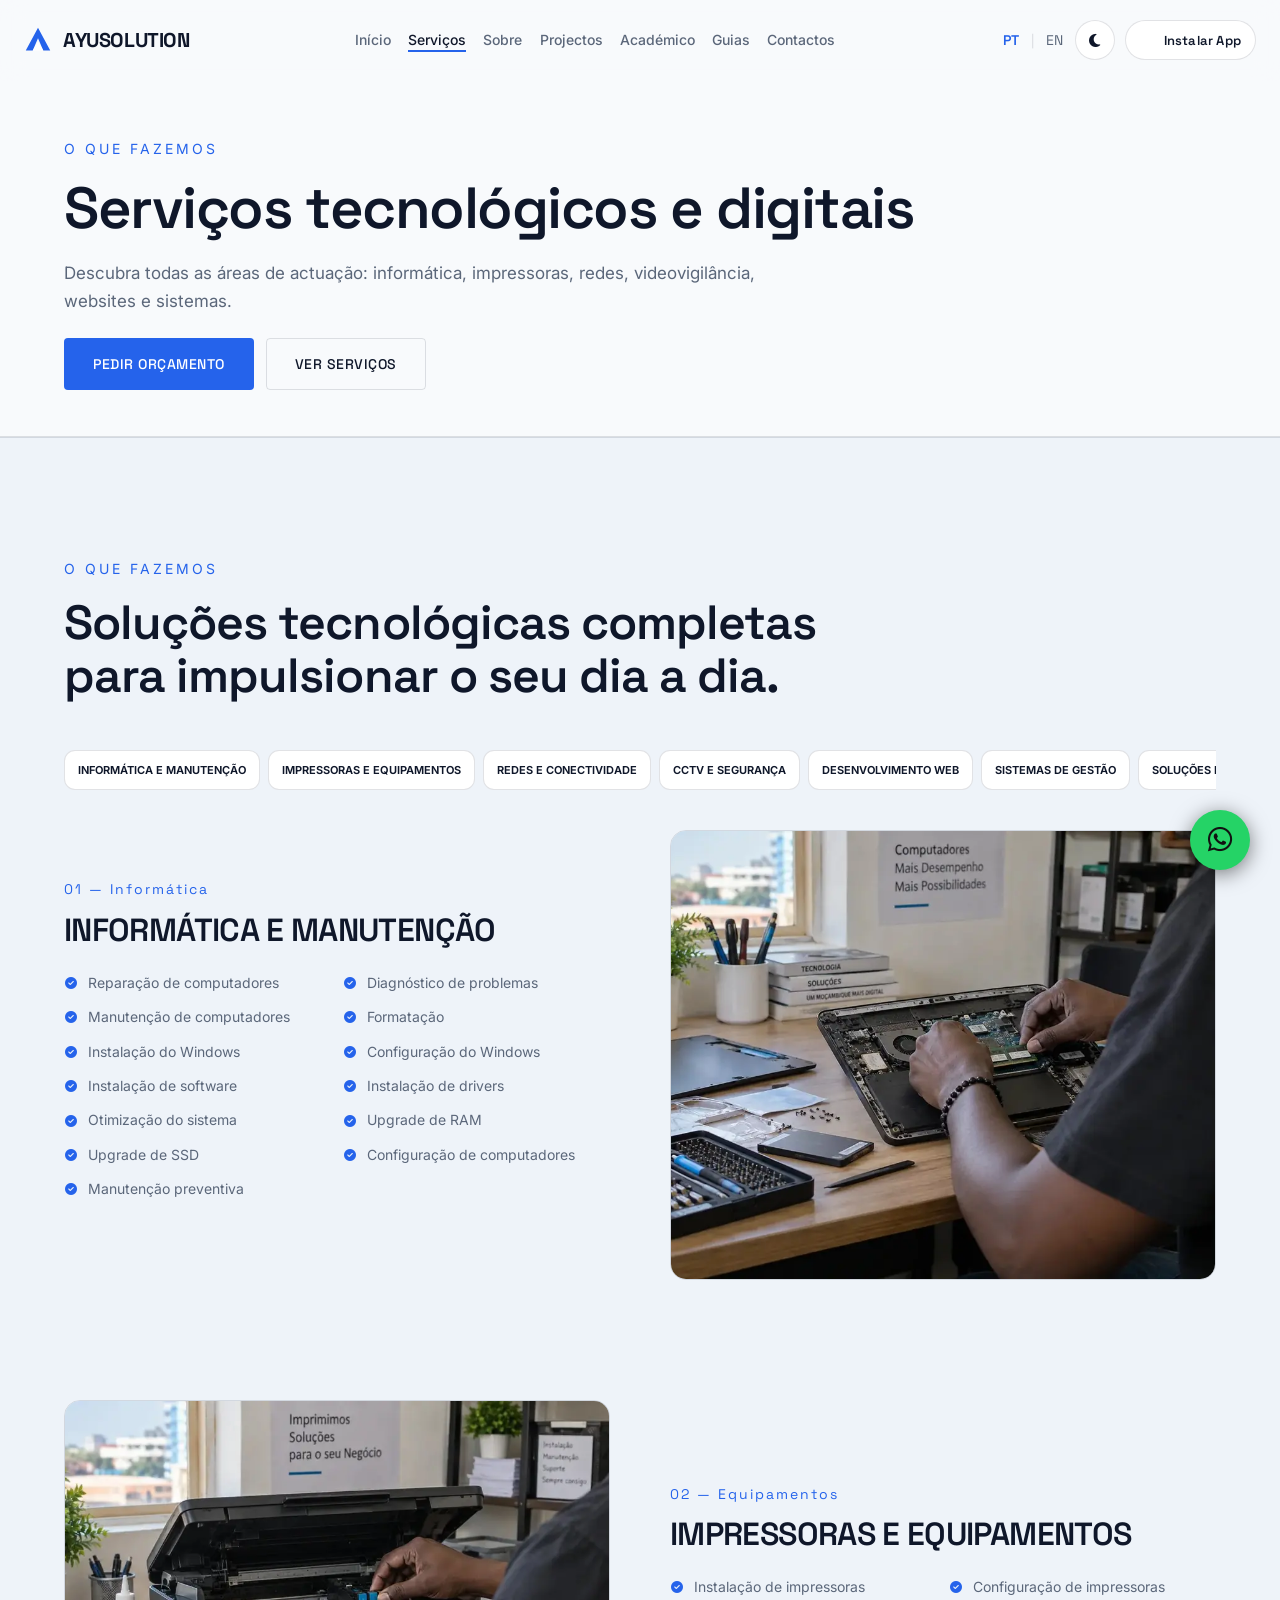
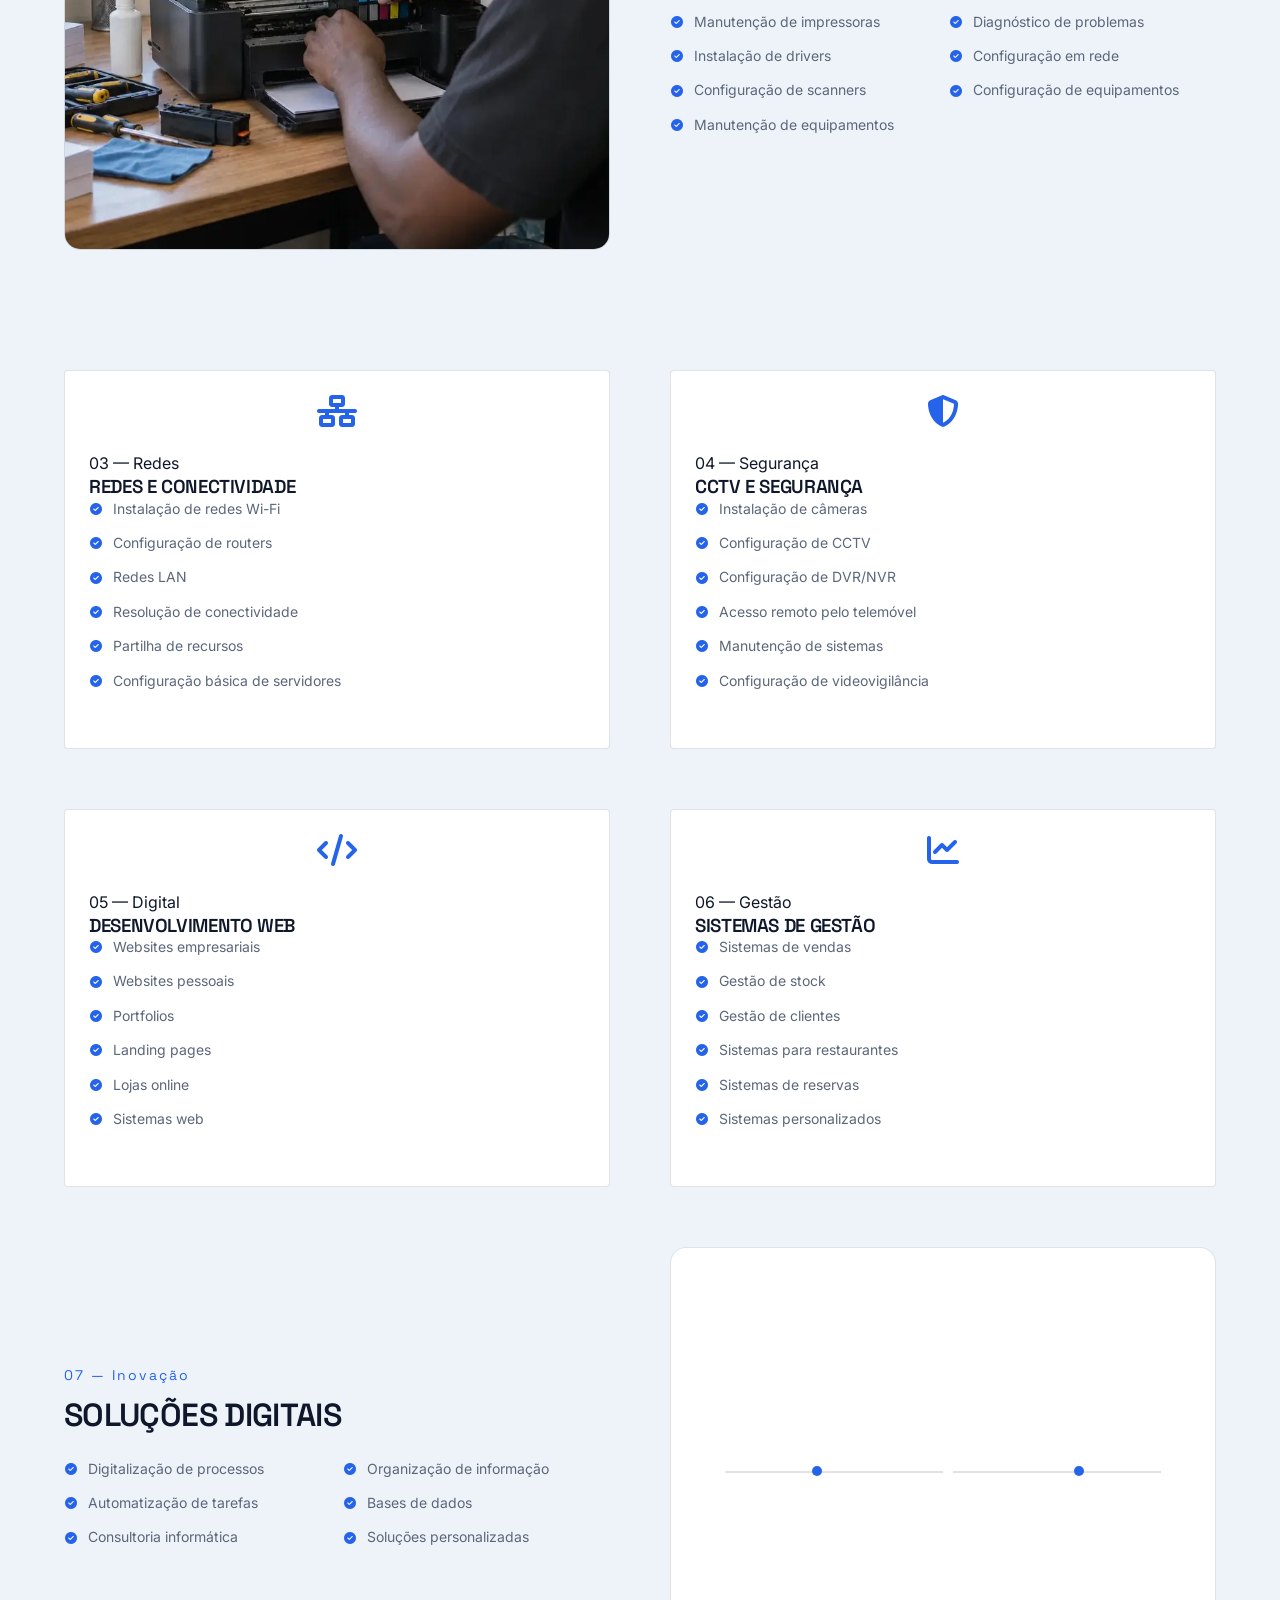
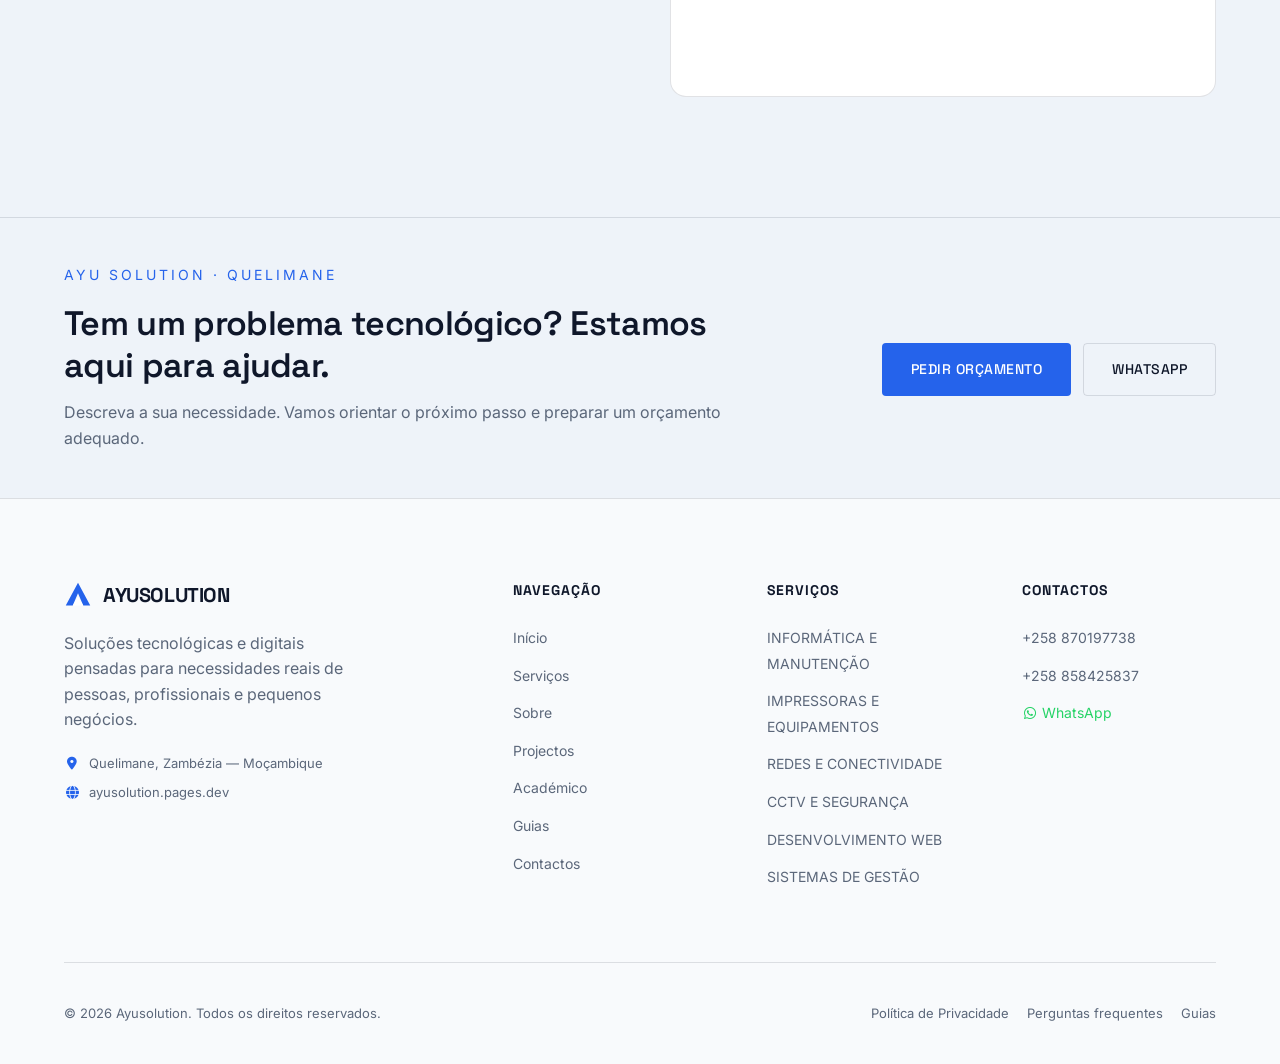
<file: servicos.html>
<!doctype html><html lang="pt-MZ"><head>
    <!-- GOOGLE ADSENSE: preserve active publisher verification -->
    <script async src="https://pagead2.googlesyndication.com/pagead/js/adsbygoogle.js?client=ca-pub-7648355166035439" crossorigin="anonymous"></script>
    <meta name="mylead-verification" content="749d702170d73bff9998127eea15952d">
    <meta name="google-site-verification" content="oHGO9V95ucwHdjwp1aIgYup38BpfEsp7AZcAGk676Pw" />
    <!-- AYUSOLUTION META & SEO -->
    <meta charset="UTF-8">
    <meta name="viewport" content="width=device-width, initial-scale=1.0">
    <title>Serviços de informática e tecnologia | AYU Solution</title>
    <meta name="description" content="Reparação de computadores, impressoras, redes, CCTV, websites, sistemas e soluções digitais em Quelimane.">
    <meta name="geo.region" content="MZ-Q">
    <meta name="geo.placename" content="Quelimane">
    <meta name="keywords" content="informática, reparação de computadores, impressoras, redes, CCTV, desenvolvimento web, sistemas de gestão, soluções digitais, serviços tecnológicos, trabalhos científicos, monografias, Moçambique">
    
    <!-- Open Graph -->
    <meta property="og:title" content="Serviços de informática e tecnologia | AYU Solution">
    <meta property="og:description" content="Reparação de computadores, impressoras, redes, CCTV, websites, sistemas e soluções digitais em Quelimane.">
    <meta property="og:type" content="website">
    <link rel="canonical" href="https://ayusolution.pages.dev/servicos.html">
    <!-- PWA -->
    <link rel="manifest" href="/manifest.webmanifest">
    <link rel="apple-touch-icon" sizes="180x180" href="/assets/images/apple-touch-icon.png">
    <meta name="application-name" content="Ayusolution">
    <meta name="apple-mobile-web-app-capable" content="yes">
    <meta name="apple-mobile-web-app-status-bar-style" content="black-translucent">
    <meta name="apple-mobile-web-app-title" content="Ayusolution">
    <meta name="mobile-web-app-capable" content="yes">
    <meta name="robots" content="index, follow, max-image-preview:large">
    <meta name="theme-color" content="#05070D" media="(prefers-color-scheme: dark)">
    <meta name="theme-color" content="#F8FAFC" media="(prefers-color-scheme: light)">
    <meta property="og:url" content="https://ayusolution.pages.dev/servicos.html">
    <meta property="og:site_name" content="Ayusolution">
    <meta property="og:locale" content="pt_MZ">
    <meta property="og:image" content="https://ayusolution.pages.dev/assets/images/og-ayusolution.png">
    <meta property="og:image:width" content="1200">
    <meta property="og:image:height" content="630">
    <meta property="og:image:alt" content="Ayusolution — Soluções Tecnológicas e Digitais em Quelimane, Moçambique">
    <meta name="twitter:card" content="summary_large_image">
    <meta property="twitter:title" content="Serviços de informática e tecnologia | AYU Solution">
    <meta property="twitter:description" content="Reparação de computadores, impressoras, redes, CCTV, websites, sistemas e soluções digitais em Quelimane.">
    <meta name="twitter:image" content="https://ayusolution.pages.dev/assets/images/og-ayusolution.png">

    <script type="application/ld+json">
    {
      "@context": "https://schema.org",
      "@type": "ProfessionalService",
      "name": "Ayusolution",
      "url": "https://ayusolution.pages.dev/",
      "image": "https://ayusolution.pages.dev/assets/images/og-ayusolution.png",
      "description": "Soluções tecnológicas e digitais em informática, desenvolvimento web, sistemas, redes, CCTV, equipamentos e apoio académico.",
      "telephone": ["+258870197738", "+258858425837"],
      "areaServed": {
        "@type": "City",
        "name": "Quelimane"
      },
      "address": {
        "@type": "PostalAddress",
        "addressLocality": "Quelimane",
        "addressCountry": "MZ"
      },
      "sameAs": []
    }
    </script>

    <!-- Favicon -->
    <link rel="icon" href="data:image/svg+xml,%3Csvg xmlns='http://www.w3.org/2000/svg' viewBox='0 0 32 32'%3E%3Cpath d='M16 2L30 28H22L16 14L10 28H2L16 2Z' fill='%232563EB'/%3E%3Cpath d='M16 18L22 28H10L16 18Z' fill='%23FFFFFF'/%3E%3C/svg%3E">

    <!-- Fonts -->
    <link rel="preload" as="style" href="https://fonts.googleapis.com/css2?family=Inter:wght@400;500;600;700&family=Space+Grotesk:wght@500;600;700&display=swap" media="(min-width: 769px)" onload="this.onload=null;this.rel='stylesheet'">
    <noscript><link rel="stylesheet" href="https://fonts.googleapis.com/css2?family=Inter:wght@400;500;600;700&family=Space+Grotesk:wght@500;600;700&display=swap" media="(min-width: 769px)"></noscript>

    <!-- Icons: load asynchronously so slow mobile networks do not block text rendering -->
    <link rel="stylesheet" href="https://cdnjs.cloudflare.com/ajax/libs/font-awesome/6.5.1/css/all.min.css" media="print" onload="this.media='all'">
    <noscript><link rel="stylesheet" href="https://cdnjs.cloudflare.com/ajax/libs/font-awesome/6.5.1/css/all.min.css"></noscript>

    <!-- Theme bootstrap: starts in light mode on first visit, then remembers the user's choice -->
    <script>
        (() => {
            let savedTheme = null;
            try { savedTheme = localStorage.getItem('ayusolution-theme-v10-light'); } catch (e) {}
            document.documentElement.setAttribute('data-theme', savedTheme || 'light');
        })();
    </script>

    <link rel="stylesheet" href="/assets/css/site-v13.css?v=20261019-mp1"><link rel="stylesheet" href="/assets/css/site-v14.css?v=20261019-mp1">
    <!-- V8: fotografias principais incorporadas no HTML para evitar falhas de caminhos -->
</head><body class="ayu-v14 ayu-page-servicos" data-page="servicos">
<a class="skip-link" href="#main-content">Saltar para o conteúdo</a><div class="scroll-progress" id="scrollProgress" aria-hidden="true"></div>
<header id="header">
        <div class="container nav-wrapper">
            <a href="/" class="logo">
                <svg viewBox="0 0 32 32" fill="none">
                    <path d="M16 2L30 28H22L16 14L10 28H2L16 2Z" fill="#2563EB"/>
                    <path d="M16 18L22 28H10L16 18Z" fill="#FFFFFF"/>
                </svg>
                AYUSOLUTION
            </a>
            
            <ul class="nav-links" id="nav-menu">
                <li><a href="/" class="active" data-i18n="nav.home">Início</a></li>
                <li><a href="/servicos.html" data-i18n="nav.services">Serviços</a></li>
                <li><a href="/sobre.html" data-i18n="nav.about">Sobre</a></li>
                <li><a href="/projectos.html" data-i18n="nav.projects">Projectos</a></li>
                <li><a href="/apoio-academico.html" data-i18n="nav.academic">Académico</a></li>
                <li><a href="/guias.html" data-i18n="nav.guides">Guias</a></li>
                <li><a href="/contacto.html" data-i18n="nav.contact">Contactos</a></li>
            </ul>

            <div class="nav-actions">
                <div class="lang-switcher">
                    <span id="lang-pt" class="active" onclick="setLanguage('pt')">PT</span>
                    <span style="color: var(--color-border)">|</span>
                    <span id="lang-en" onclick="setLanguage('en')">EN</span>
                </div>
                <button class="theme-toggle" id="themeToggle" type="button" aria-label="Alternar tema" title="Alternar tema">
                    <i class="fas fa-sun" aria-hidden="true"></i>
                </button>
                <button class="install-app-btn" id="installAppBtn" type="button" aria-label="Instalar Ayusolution" title="Instalar Ayusolution">
                    <i class="fas fa-arrow-down-to-bracket" aria-hidden="true"></i>
                    <span id="installAppBtnText" data-i18n="nav.install">Instalar App</span>
                </button>
                <a href="/contacto.html" class="btn btn-primary" data-i18n="nav.cta">Iniciar um Projecto</a>
                <button class="hamburger" id="hamburger-btn" type="button" aria-label="Abrir menu" aria-controls="nav-menu" aria-expanded="false"><i class="fas fa-bars"></i></button>
            </div>
        </div>
    </header>
<main id="main-content"><section class="ayu-page-intro"><div class="container"><span class="section-title">O QUE FAZEMOS</span><h1>Serviços tecnológicos e digitais</h1><p>Descubra todas as áreas de actuação: informática, impressoras, redes, videovigilância, websites e sistemas.</p><div class="ayu-page-actions"><a class="btn btn-primary" href="/contacto.html">Pedir orçamento</a><a class="btn btn-outline" href="/servicos.html">Ver serviços</a></div></div></section><section id="services" class="section-padding">
        <div class="container">
            <span class="section-title reveal" data-i18n="services.title">O QUE FAZEMOS</span>
            <h2 class="section-heading reveal" data-i18n="services.heading">Soluções tecnológicas completas para impulsionar o seu dia a dia.</h2>
<nav class="ayu-service-jumps" aria-label="Categorias de serviços">
<a href="/servicos.html#servico-informatica" data-i18n="services.s1.title">Informática</a>
<a href="/servicos.html#servico-impressoras" data-i18n="services.s2.title">Impressoras</a>
<a href="/servicos.html#servico-redes" data-i18n="services.s3.title">Redes</a>
<a href="/servicos.html#servico-cctv" data-i18n="services.s4.title">CCTV</a>
<a href="/servicos.html#servico-web" data-i18n="services.s5.title">Web</a>
<a href="/servicos.html#servico-gestao" data-i18n="services.s6.title">Gestão</a>
<a href="/servicos.html#servico-digitais" data-i18n="services.s7.title">Digital</a>
</nav>

            <!-- Service 01: Computer & IT -->
            <div class="service-row reveal">
                <div class="service-content">
                    <span class="service-num">01 — Informática</span>
                    <h3 id="servico-informatica" data-i18n="services.s1.title">INFORMÁTICA E MANUTENÇÃO</h3>
                    <ul class="service-list">
                        <li><i class="fas fa-check-circle"></i> <span data-i18n="services.s1.i1">Reparação de computadores</span></li>
                        <li><i class="fas fa-check-circle"></i> <span data-i18n="services.s1.i2">Diagnóstico de problemas</span></li>
                        <li><i class="fas fa-check-circle"></i> <span data-i18n="services.s1.i3">Manutenção de computadores</span></li>
                        <li><i class="fas fa-check-circle"></i> <span data-i18n="services.s1.i4">Formatação</span></li>
                        <li><i class="fas fa-check-circle"></i> <span data-i18n="services.s1.i5">Instalação do Windows</span></li>
                        <li><i class="fas fa-check-circle"></i> <span data-i18n="services.s1.i6">Configuração do Windows</span></li>
                        <li><i class="fas fa-check-circle"></i> <span data-i18n="services.s1.i7">Instalação de software</span></li>
                        <li><i class="fas fa-check-circle"></i> <span data-i18n="services.s1.i8">Instalação de drivers</span></li>
                        <li><i class="fas fa-check-circle"></i> <span data-i18n="services.s1.i9">Otimização do sistema</span></li>
                        <li><i class="fas fa-check-circle"></i> <span data-i18n="services.s1.i10">Upgrade de RAM</span></li>
                        <li><i class="fas fa-check-circle"></i> <span data-i18n="services.s1.i11">Upgrade de SSD</span></li>
                        <li><i class="fas fa-check-circle"></i> <span data-i18n="services.s1.i12">Configuração de computadores</span></li>
                        <li><i class="fas fa-check-circle"></i> <span data-i18n="services.s1.i13">Manutenção preventiva</span></li>
                    </ul>
                </div>
                <div class="service-visual">
                    <img src="/assets/images/photos/computer-repair.webp" alt="Imagem ilustrativa de informática e manutenção" width="1200" height="900" loading="lazy" decoding="async">
                </div>
            </div>

            <!-- Service 02: Printers -->
            <div class="service-row reverse reveal">
                <div class="service-content">
                    <span class="service-num">02 — Equipamentos</span>
                    <h3 id="servico-impressoras" data-i18n="services.s2.title">IMPRESSORAS E EQUIPAMENTOS</h3>
                    <ul class="service-list">
                        <li><i class="fas fa-check-circle"></i> <span data-i18n="services.s2.i1">Instalação de impressoras</span></li>
                        <li><i class="fas fa-check-circle"></i> <span data-i18n="services.s2.i2">Configuração de impressoras</span></li>
                        <li><i class="fas fa-check-circle"></i> <span data-i18n="services.s2.i3">Manutenção de impressoras</span></li>
                        <li><i class="fas fa-check-circle"></i> <span data-i18n="services.s2.i4">Diagnóstico de problemas</span></li>
                        <li><i class="fas fa-check-circle"></i> <span data-i18n="services.s2.i5">Instalação de drivers</span></li>
                        <li><i class="fas fa-check-circle"></i> <span data-i18n="services.s2.i6">Configuração em rede</span></li>
                        <li><i class="fas fa-check-circle"></i> <span data-i18n="services.s2.i7">Configuração de scanners</span></li>
                        <li><i class="fas fa-check-circle"></i> <span data-i18n="services.s2.i8">Configuração de equipamentos</span></li>
                        <li><i class="fas fa-check-circle"></i> <span data-i18n="services.s2.i9">Manutenção de equipamentos</span></li>
                    </ul>
                </div>
                <div class="service-visual">
                    <img src="/assets/images/photos/printer-maintenance.webp" alt="Imagem ilustrativa de manutenção de impressora" width="1200" height="900" loading="lazy" decoding="async">
                </div>
            </div>

            <!-- Service 03 & 04: Networks & CCTV -->
            <div class="service-row reveal" style="margin-bottom: 60px;">
                <div class="tech-card">
                    <i class="fas fa-network-wired tech-icon"></i>
                    <span class="service-num">03 — Redes</span>
                    <h3 id="servico-redes" data-i18n="services.s3.title">REDES E CONECTIVIDADE</h3>
                    <ul class="service-list" style="grid-template-columns: 1fr;">
                        <li><i class="fas fa-check-circle"></i> <span data-i18n="services.s3.i1">Instalação de redes Wi-Fi</span></li>
                        <li><i class="fas fa-check-circle"></i> <span data-i18n="services.s3.i2">Configuração de routers</span></li>
                        <li><i class="fas fa-check-circle"></i> <span data-i18n="services.s3.i3">Redes LAN</span></li>
                        <li><i class="fas fa-check-circle"></i> <span data-i18n="services.s3.i4">Resolução de conectividade</span></li>
                        <li><i class="fas fa-check-circle"></i> <span data-i18n="services.s3.i5">Partilha de recursos</span></li>
                        <li><i class="fas fa-check-circle"></i> <span data-i18n="services.s3.i6">Configuração básica de servidores</span></li>
                    </ul>
                </div>
                <div class="tech-card">
                    <i class="fas fa-shield-halved tech-icon"></i>
                    <span class="service-num">04 — Segurança</span>
                    <h3 id="servico-cctv" data-i18n="services.s4.title">CCTV E SEGURANÇA</h3>
                    <ul class="service-list" style="grid-template-columns: 1fr;">
                        <li><i class="fas fa-check-circle"></i> <span data-i18n="services.s4.i1">Instalação de câmeras</span></li>
                        <li><i class="fas fa-check-circle"></i> <span data-i18n="services.s4.i2">Configuração de CCTV</span></li>
                        <li><i class="fas fa-check-circle"></i> <span data-i18n="services.s4.i3">Configuração de DVR/NVR</span></li>
                        <li><i class="fas fa-check-circle"></i> <span data-i18n="services.s4.i4">Acesso remoto pelo telemóvel</span></li>
                        <li><i class="fas fa-check-circle"></i> <span data-i18n="services.s4.i5">Manutenção de sistemas</span></li>
                        <li><i class="fas fa-check-circle"></i> <span data-i18n="services.s4.i6">Configuração de videovigilância</span></li>
                    </ul>
                </div>
            </div>

            <!-- Service 05 & 06: Web & Systems -->
            <div class="service-row reveal" style="margin-bottom: 60px;">
                <div class="tech-card">
                    <i class="fas fa-code tech-icon"></i>
                    <span class="service-num">05 — Digital</span>
                    <h3 id="servico-web" data-i18n="services.s5.title">DESENVOLVIMENTO WEB</h3>
                    <ul class="service-list" style="grid-template-columns: 1fr;">
                        <li><i class="fas fa-check-circle"></i> <span data-i18n="services.s5.i1">Websites empresariais</span></li>
                        <li><i class="fas fa-check-circle"></i> <span data-i18n="services.s5.i2">Websites pessoais</span></li>
                        <li><i class="fas fa-check-circle"></i> <span data-i18n="services.s5.i3">Portfolios</span></li>
                        <li><i class="fas fa-check-circle"></i> <span data-i18n="services.s5.i4">Landing pages</span></li>
                        <li><i class="fas fa-check-circle"></i> <span data-i18n="services.s5.i5">Lojas online</span></li>
                        <li><i class="fas fa-check-circle"></i> <span data-i18n="services.s5.i6">Sistemas web</span></li>
                    </ul>
                </div>
                <div class="tech-card">
                    <i class="fas fa-chart-line tech-icon"></i>
                    <span class="service-num">06 — Gestão</span>
                    <h3 id="servico-gestao" data-i18n="services.s6.title">SISTEMAS DE GESTÃO</h3>
                    <ul class="service-list" style="grid-template-columns: 1fr;">
                        <li><i class="fas fa-check-circle"></i> <span data-i18n="services.s6.i1">Sistemas de vendas</span></li>
                        <li><i class="fas fa-check-circle"></i> <span data-i18n="services.s6.i2">Gestão de stock</span></li>
                        <li><i class="fas fa-check-circle"></i> <span data-i18n="services.s6.i3">Gestão de clientes</span></li>
                        <li><i class="fas fa-check-circle"></i> <span data-i18n="services.s6.i4">Sistemas para restaurantes</span></li>
                        <li><i class="fas fa-check-circle"></i> <span data-i18n="services.s6.i5">Sistemas de reservas</span></li>
                        <li><i class="fas fa-check-circle"></i> <span data-i18n="services.s6.i6">Sistemas personalizados</span></li>
                    </ul>
                </div>
            </div>

            <!-- Service 07: Digital Solutions -->
            <div class="service-row reveal">
                <div class="service-content">
                    <span class="service-num">07 — Inovação</span>
                    <h3 id="servico-digitais" data-i18n="services.s7.title">SOLUÇÕES DIGITAIS</h3>
                    <ul class="service-list">
                        <li><i class="fas fa-check-circle"></i> <span data-i18n="services.s7.i1">Digitalização de processos</span></li>
                        <li><i class="fas fa-check-circle"></i> <span data-i18n="services.s7.i2">Organização de informação</span></li>
                        <li><i class="fas fa-check-circle"></i> <span data-i18n="services.s7.i3">Automatização de tarefas</span></li>
                        <li><i class="fas fa-check-circle"></i> <span data-i18n="services.s7.i4">Bases de dados</span></li>
                        <li><i class="fas fa-check-circle"></i> <span data-i18n="services.s7.i5">Consultoria informática</span></li>
                        <li><i class="fas fa-check-circle"></i> <span data-i18n="services.s7.i6">Soluções personalizadas</span></li>
                    </ul>
                </div>
                <div class="service-visual" style="background: var(--bg-card); display: flex; align-items: center; justify-content: center;">
                    <div style="width: 80%; height: 2px; background: var(--color-border); position: relative;">
                        <div style="position: absolute; top: -5px; left: 20%; width: 10px; height: 10px; background: var(--color-primary); border-radius: 50%;"></div>
                        <div style="position: absolute; top: -5px; left: 50%; width: 10px; height: 10px; background: #fff; border-radius: 50%;"></div>
                        <div style="position: absolute; top: -5px; left: 80%; width: 10px; height: 10px; background: var(--color-primary); border-radius: 50%;"></div>
                    </div>
                </div>
            </div>
        </div>
    </section><section class="ayu-home-cta"><div class="container ayu-home-cta-row"><div><span class="section-title">AYU SOLUTION · QUELIMANE</span><h2>Tem um problema tecnológico? Estamos aqui para ajudar.</h2><p>Descreva a sua necessidade. Vamos orientar o próximo passo e preparar um orçamento adequado.</p></div><div class="ayu-page-actions"><a class="btn btn-primary" href="/contacto.html">Pedir orçamento</a><a class="btn btn-outline" target="_blank" rel="noopener" href="https://wa.me/258870197738">WhatsApp</a></div></div></section></main>
    <!-- FOOTER -->
    <footer>
        <div class="container">
            <div class="footer-grid">
                <div class="footer-col">
                    <a href="/" class="logo">
                        <svg viewBox="0 0 32 32" fill="none">
                            <path d="M16 2L30 28H22L16 14L10 28H2L16 2Z" fill="#2563EB"/>
                            <path d="M16 18L22 28H10L16 18Z" fill="#FFFFFF"/>
                        </svg>
                        AYUSOLUTION
                    </a>
                    <p class="footer-desc" data-i18n="footer.desc">Soluções tecnológicas e digitais pensadas para necessidades reais de pessoas, profissionais e pequenos negócios.</p>
                    <div class="footer-brand-meta">
                        <span><i class="fas fa-location-dot"></i><span data-i18n="footer.location">Quelimane, Zambézia — Moçambique</span></span>
                        <span><i class="fas fa-globe"></i><span>ayusolution.pages.dev</span></span>
                    </div>
                </div>
                <div class="footer-col">
                    <h5 data-i18n="footer.nav">Navegação</h5>
                    <ul>
                        <li><a href="/" data-i18n="nav.home">Início</a></li>
                        <li><a href="/servicos.html" data-i18n="nav.services">Serviços</a></li>
                        <li><a href="/sobre.html" data-i18n="nav.about">Sobre</a></li>
                        <li><a href="/projectos.html" data-i18n="nav.projects">Projectos</a></li>
                        <li><a href="/apoio-academico.html" data-i18n="nav.academic">Académico</a></li>
                <li><a href="/guias.html" data-i18n="nav.guides">Guias</a></li>
                        <li><a href="/contacto.html" data-i18n="nav.contact">Contactos</a></li>
                    </ul>
                </div>
                <div class="footer-col">
                    <h5 data-i18n="footer.services">Serviços</h5>
                    <ul>
                        <li><a href="/servicos.html#servico-informatica" data-i18n="services.s1.title">INFORMÁTICA E MANUTENÇÃO</a></li>
                        <li><a href="/servicos.html#servico-impressoras" data-i18n="services.s2.title">IMPRESSORAS E EQUIPAMENTOS</a></li>
                        <li><a href="/servicos.html#servico-redes" data-i18n="services.s3.title">REDES E CONECTIVIDADE</a></li>
                        <li><a href="/servicos.html#servico-cctv" data-i18n="services.s4.title">CCTV E SEGURANÇA</a></li>
                        <li><a href="/servicos.html#servico-web" data-i18n="services.s5.title">DESENVOLVIMENTO WEB</a></li>
                        <li><a href="/servicos.html#servico-gestao" data-i18n="services.s6.title">SISTEMAS DE GESTÃO</a></li>
                    </ul>
                </div>
                <div class="footer-col">
                    <h5 data-i18n="footer.contact">Contactos</h5>
                    <ul>
                        <li><a href="https://wa.me/258870197738" rel="noopener">+258 870197738</a></li>
                        <li><a href="https://wa.me/258858425837" rel="noopener">+258 858425837</a></li>
                        <li><a href="https://wa.me/258870197738" rel="noopener" style="color: #25D366;"><i class="fab fa-whatsapp"></i> WhatsApp</a></li>
                    </ul>
                </div>
            </div>
            <div class="footer-bottom">
                <p data-i18n="footer.copyright">© 2026 Ayusolution. Todos os direitos reservados.</p>
                <div class="footer-legal">
                    <a href="privacy.html" data-i18n="footer.privacy">Política de Privacidade</a>
                    <a href="/contacto.html#faq" data-i18n="footer.faq">Perguntas frequentes</a>
                    <a href="/guias.html" data-i18n="nav.guides">Guias</a>
                </div>
            </div>
        </div>
    </footer>

    <div class="pwa-toast" id="pwaToast" role="status" aria-live="polite"></div>

    <!-- BACK TO TOP -->
    <div class="mobile-action-bar" aria-label="Acções rápidas">
        <a href="https://wa.me/258870197738" rel="noopener" target="_blank" class="mobile-wa" id="mobileWhatsApp"><i class="fab fa-whatsapp"></i> <span data-i18n="mobile.wa">WhatsApp</span></a>
        <a href="/contacto.html" class="mobile-quote"><i class="fas fa-file-signature"></i> <span data-i18n="mobile.quote">Pedir orçamento</span></a>
    </div>

    <button class="back-to-top" id="backToTop" type="button" aria-label="Voltar ao topo" title="Voltar ao topo">
        <i class="fas fa-arrow-up"></i>
    </button>

    <!-- FLOATING WHATSAPP -->
    <a href="https://wa.me/258870197738" rel="noopener" target="_blank" class="wa-float" aria-label="WhatsApp Ayusolution">
        <i class="fab fa-whatsapp"></i>
    </a>

    
<script src="/assets/js/site-v14.js?v=20261019-mp1" defer></script></body></html>
</file>
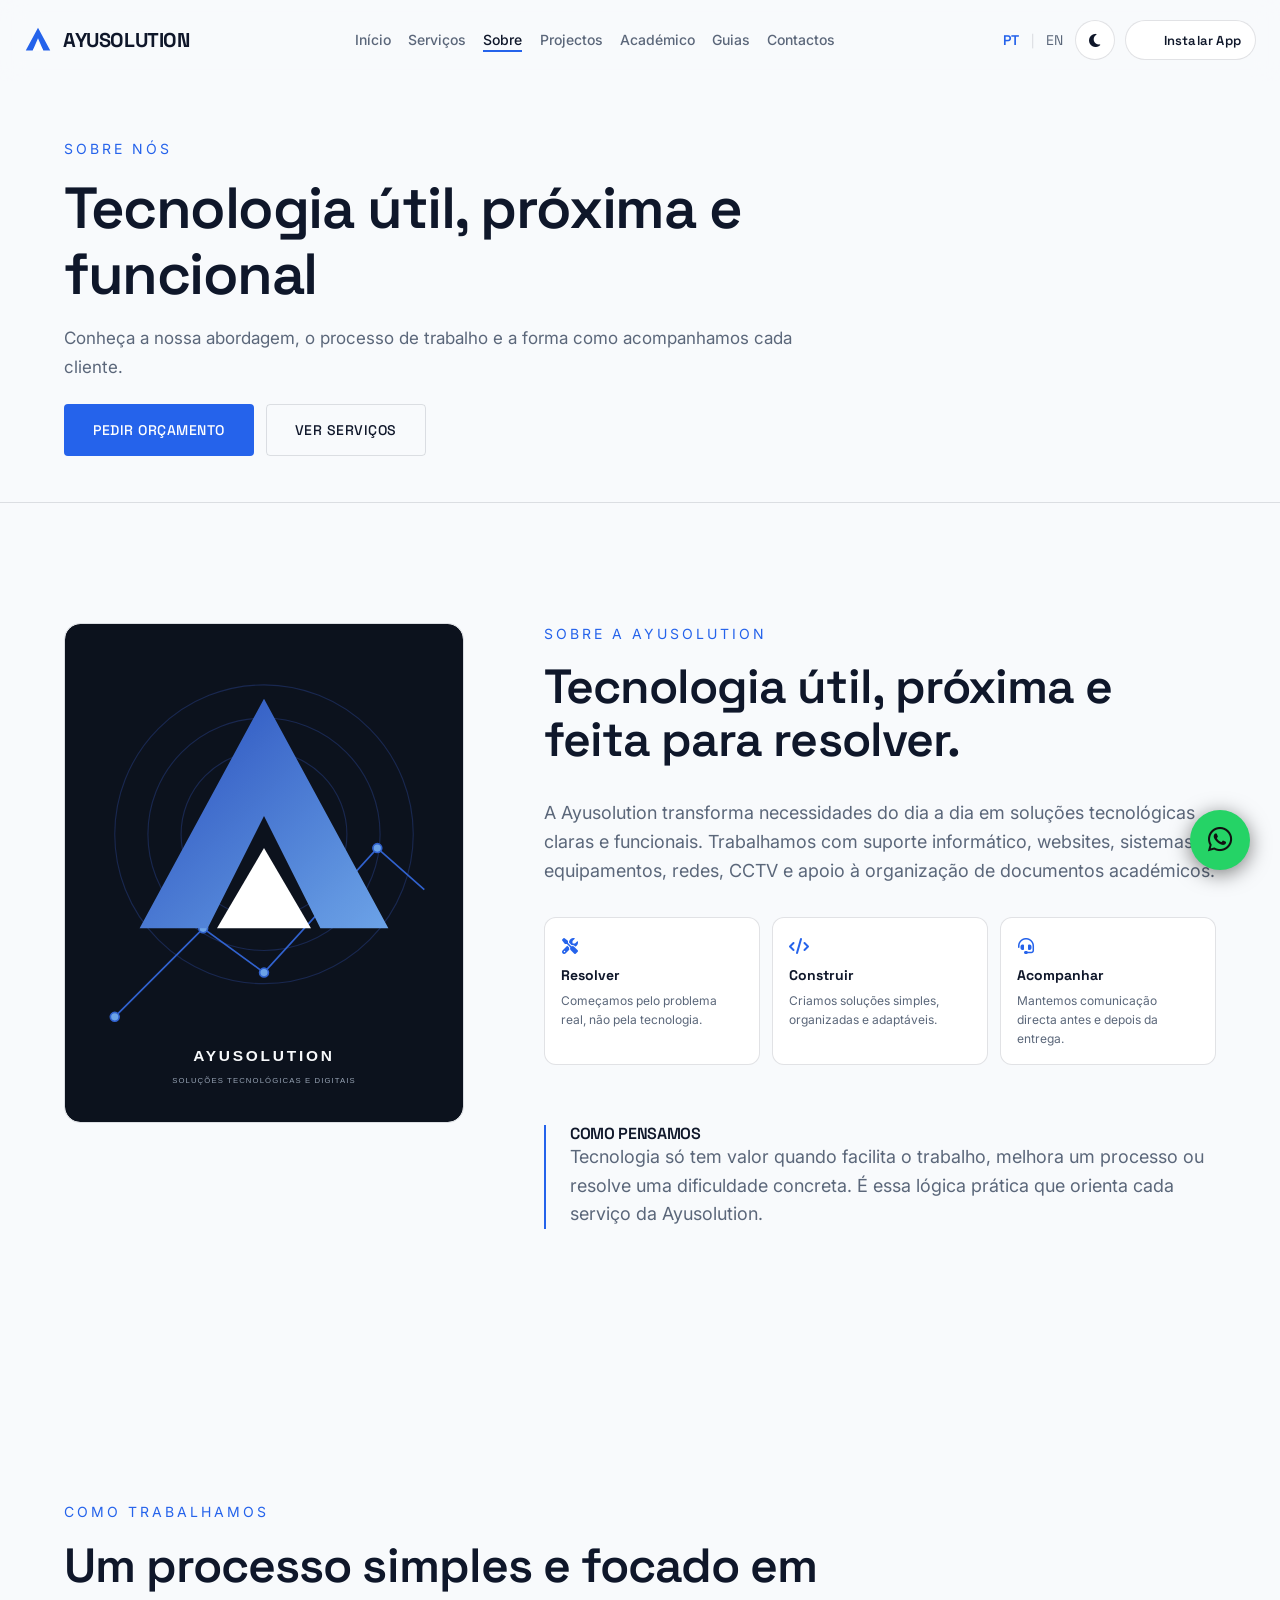
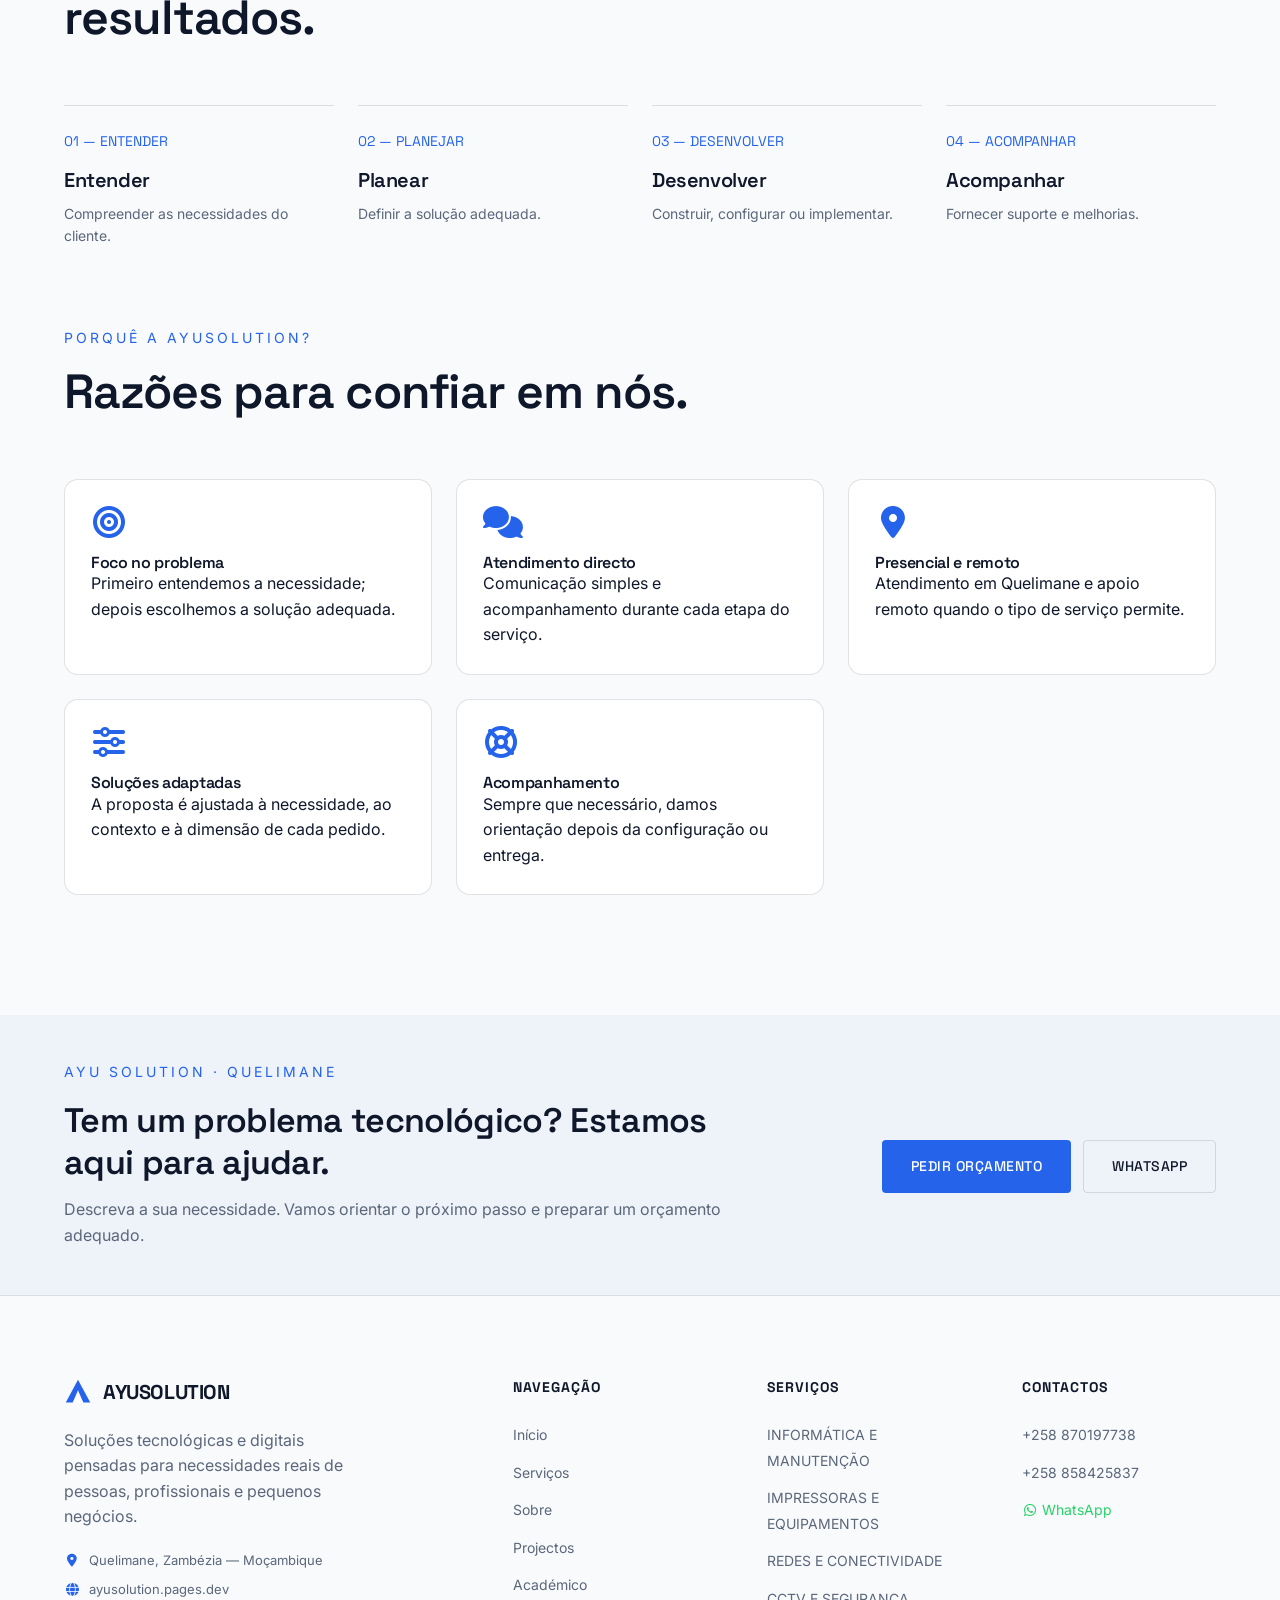
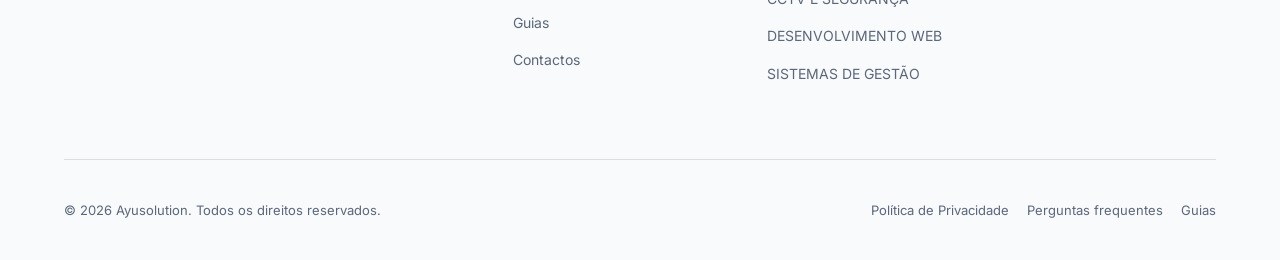
<file: sobre.html>
<!doctype html><html lang="pt-MZ"><head>
    <!-- GOOGLE ADSENSE: preserve active publisher verification -->
    <script async src="https://pagead2.googlesyndication.com/pagead/js/adsbygoogle.js?client=ca-pub-7648355166035439" crossorigin="anonymous"></script>
    <meta name="mylead-verification" content="749d702170d73bff9998127eea15952d">
    <meta name="google-site-verification" content="oHGO9V95ucwHdjwp1aIgYup38BpfEsp7AZcAGk676Pw" />
    <!-- AYUSOLUTION META & SEO -->
    <meta charset="UTF-8">
    <meta name="viewport" content="width=device-width, initial-scale=1.0">
    <title>Sobre a AYU Solution | Tecnologia em Quelimane</title>
    <meta name="description" content="Conheça a AYU Solution, o processo de trabalho e o compromisso com soluções digitais úteis.">
    <meta name="geo.region" content="MZ-Q">
    <meta name="geo.placename" content="Quelimane">
    <meta name="keywords" content="informática, reparação de computadores, impressoras, redes, CCTV, desenvolvimento web, sistemas de gestão, soluções digitais, serviços tecnológicos, trabalhos científicos, monografias, Moçambique">
    
    <!-- Open Graph -->
    <meta property="og:title" content="Sobre a AYU Solution | Tecnologia em Quelimane">
    <meta property="og:description" content="Conheça a AYU Solution, o processo de trabalho e o compromisso com soluções digitais úteis.">
    <meta property="og:type" content="website">
    <link rel="canonical" href="https://ayusolution.pages.dev/sobre.html">
    <!-- PWA -->
    <link rel="manifest" href="/manifest.webmanifest">
    <link rel="apple-touch-icon" sizes="180x180" href="/assets/images/apple-touch-icon.png">
    <meta name="application-name" content="Ayusolution">
    <meta name="apple-mobile-web-app-capable" content="yes">
    <meta name="apple-mobile-web-app-status-bar-style" content="black-translucent">
    <meta name="apple-mobile-web-app-title" content="Ayusolution">
    <meta name="mobile-web-app-capable" content="yes">
    <meta name="robots" content="index, follow, max-image-preview:large">
    <meta name="theme-color" content="#05070D" media="(prefers-color-scheme: dark)">
    <meta name="theme-color" content="#F8FAFC" media="(prefers-color-scheme: light)">
    <meta property="og:url" content="https://ayusolution.pages.dev/sobre.html">
    <meta property="og:site_name" content="Ayusolution">
    <meta property="og:locale" content="pt_MZ">
    <meta property="og:image" content="https://ayusolution.pages.dev/assets/images/og-ayusolution.png">
    <meta property="og:image:width" content="1200">
    <meta property="og:image:height" content="630">
    <meta property="og:image:alt" content="Ayusolution — Soluções Tecnológicas e Digitais em Quelimane, Moçambique">
    <meta name="twitter:card" content="summary_large_image">
    <meta property="twitter:title" content="Sobre a AYU Solution | Tecnologia em Quelimane">
    <meta property="twitter:description" content="Conheça a AYU Solution, o processo de trabalho e o compromisso com soluções digitais úteis.">
    <meta name="twitter:image" content="https://ayusolution.pages.dev/assets/images/og-ayusolution.png">

    <script type="application/ld+json">
    {
      "@context": "https://schema.org",
      "@type": "ProfessionalService",
      "name": "Ayusolution",
      "url": "https://ayusolution.pages.dev/",
      "image": "https://ayusolution.pages.dev/assets/images/og-ayusolution.png",
      "description": "Soluções tecnológicas e digitais em informática, desenvolvimento web, sistemas, redes, CCTV, equipamentos e apoio académico.",
      "telephone": ["+258870197738", "+258858425837"],
      "areaServed": {
        "@type": "City",
        "name": "Quelimane"
      },
      "address": {
        "@type": "PostalAddress",
        "addressLocality": "Quelimane",
        "addressCountry": "MZ"
      },
      "sameAs": []
    }
    </script>

    <!-- Favicon -->
    <link rel="icon" href="data:image/svg+xml,%3Csvg xmlns='http://www.w3.org/2000/svg' viewBox='0 0 32 32'%3E%3Cpath d='M16 2L30 28H22L16 14L10 28H2L16 2Z' fill='%232563EB'/%3E%3Cpath d='M16 18L22 28H10L16 18Z' fill='%23FFFFFF'/%3E%3C/svg%3E">

    <!-- Fonts -->
    <link rel="preload" as="style" href="https://fonts.googleapis.com/css2?family=Inter:wght@400;500;600;700&family=Space+Grotesk:wght@500;600;700&display=swap" media="(min-width: 769px)" onload="this.onload=null;this.rel='stylesheet'">
    <noscript><link rel="stylesheet" href="https://fonts.googleapis.com/css2?family=Inter:wght@400;500;600;700&family=Space+Grotesk:wght@500;600;700&display=swap" media="(min-width: 769px)"></noscript>

    <!-- Icons: load asynchronously so slow mobile networks do not block text rendering -->
    <link rel="stylesheet" href="https://cdnjs.cloudflare.com/ajax/libs/font-awesome/6.5.1/css/all.min.css" media="print" onload="this.media='all'">
    <noscript><link rel="stylesheet" href="https://cdnjs.cloudflare.com/ajax/libs/font-awesome/6.5.1/css/all.min.css"></noscript>

    <!-- Theme bootstrap: starts in light mode on first visit, then remembers the user's choice -->
    <script>
        (() => {
            let savedTheme = null;
            try { savedTheme = localStorage.getItem('ayusolution-theme-v10-light'); } catch (e) {}
            document.documentElement.setAttribute('data-theme', savedTheme || 'light');
        })();
    </script>

    <link rel="stylesheet" href="/assets/css/site-v13.css?v=20261019-mp1"><link rel="stylesheet" href="/assets/css/site-v14.css?v=20261019-mp1">
    <!-- V8: fotografias principais incorporadas no HTML para evitar falhas de caminhos -->
</head><body class="ayu-v14 ayu-page-sobre" data-page="sobre">
<a class="skip-link" href="#main-content">Saltar para o conteúdo</a><div class="scroll-progress" id="scrollProgress" aria-hidden="true"></div>
<header id="header">
        <div class="container nav-wrapper">
            <a href="/" class="logo">
                <svg viewBox="0 0 32 32" fill="none">
                    <path d="M16 2L30 28H22L16 14L10 28H2L16 2Z" fill="#2563EB"/>
                    <path d="M16 18L22 28H10L16 18Z" fill="#FFFFFF"/>
                </svg>
                AYUSOLUTION
            </a>
            
            <ul class="nav-links" id="nav-menu">
                <li><a href="/" class="active" data-i18n="nav.home">Início</a></li>
                <li><a href="/servicos.html" data-i18n="nav.services">Serviços</a></li>
                <li><a href="/sobre.html" data-i18n="nav.about">Sobre</a></li>
                <li><a href="/projectos.html" data-i18n="nav.projects">Projectos</a></li>
                <li><a href="/apoio-academico.html" data-i18n="nav.academic">Académico</a></li>
                <li><a href="/guias.html" data-i18n="nav.guides">Guias</a></li>
                <li><a href="/contacto.html" data-i18n="nav.contact">Contactos</a></li>
            </ul>

            <div class="nav-actions">
                <div class="lang-switcher">
                    <span id="lang-pt" class="active" onclick="setLanguage('pt')">PT</span>
                    <span style="color: var(--color-border)">|</span>
                    <span id="lang-en" onclick="setLanguage('en')">EN</span>
                </div>
                <button class="theme-toggle" id="themeToggle" type="button" aria-label="Alternar tema" title="Alternar tema">
                    <i class="fas fa-sun" aria-hidden="true"></i>
                </button>
                <button class="install-app-btn" id="installAppBtn" type="button" aria-label="Instalar Ayusolution" title="Instalar Ayusolution">
                    <i class="fas fa-arrow-down-to-bracket" aria-hidden="true"></i>
                    <span id="installAppBtnText" data-i18n="nav.install">Instalar App</span>
                </button>
                <a href="/contacto.html" class="btn btn-primary" data-i18n="nav.cta">Iniciar um Projecto</a>
                <button class="hamburger" id="hamburger-btn" type="button" aria-label="Abrir menu" aria-controls="nav-menu" aria-expanded="false"><i class="fas fa-bars"></i></button>
            </div>
        </div>
    </header>
<main id="main-content"><section class="ayu-page-intro"><div class="container"><span class="section-title">SOBRE NÓS</span><h1>Tecnologia útil, próxima e funcional</h1><p>Conheça a nossa abordagem, o processo de trabalho e a forma como acompanhamos cada cliente.</p><div class="ayu-page-actions"><a class="btn btn-primary" href="/contacto.html">Pedir orçamento</a><a class="btn btn-outline" href="/servicos.html">Ver serviços</a></div></div></section><section id="about" class="section-padding">
        <div class="container about-grid">
            <div class="founder-img reveal">
                <img src="/assets/images/brand-about.svg" alt="Identidade tecnológica da Ayusolution" width="720" height="900" loading="lazy" decoding="async">
            </div>
            <div class="about-text reveal">
                <span class="section-title" data-i18n="about.title">SOBRE A AYUSOLUTION</span>
                <h2 data-i18n="about.heading">Tecnologia útil, próxima e feita para resolver.</h2>
                <p data-i18n="about.p1">A Ayusolution transforma necessidades do dia a dia em soluções tecnológicas claras e funcionais. Trabalhamos com suporte informático, websites, sistemas, equipamentos, redes, CCTV e apoio à organização de documentos académicos.</p>
                <div class="about-points">
                    <div class="about-point"><i class="fas fa-screwdriver-wrench"></i><strong data-i18n="about.point1.title">Resolver</strong><span data-i18n="about.point1.desc">Começamos pelo problema real, não pela tecnologia.</span></div>
                    <div class="about-point"><i class="fas fa-code"></i><strong data-i18n="about.point2.title">Construir</strong><span data-i18n="about.point2.desc">Criamos soluções simples, organizadas e adaptáveis.</span></div>
                    <div class="about-point"><i class="fas fa-headset"></i><strong data-i18n="about.point3.title">Acompanhar</strong><span data-i18n="about.point3.desc">Mantemos comunicação directa antes e depois da entrega.</span></div>
                </div>
                <div class="founder-subtitle">
                    <h4 data-i18n="about.founder_title">COMO PENSAMOS</h4>
                    <p data-i18n="about.founder_p">Tecnologia só tem valor quando facilita o trabalho, melhora um processo ou resolve uma dificuldade concreta. É essa lógica prática que orienta cada serviço da Ayusolution.</p>
                </div>
            </div>
        </div>
    </section><section id="process" class="section-padding" style="background: var(--bg-dark);">
        <div class="container">
            <span class="section-title reveal" data-i18n="process.title">COMO TRABALHAMOS</span>
            <h2 class="section-heading reveal" data-i18n="process.heading">Um processo simples e focado em resultados.</h2>

            <div class="process-grid">
                <div class="process-card reveal">
                    <span class="process-num">01 — ENTENDER</span>
                    <h4 data-i18n="process.p1.title">Entender</h4>
                    <p data-i18n="process.p1.desc">Compreender as necessidades do cliente.</p>
                </div>
                <div class="process-card reveal">
                    <span class="process-num">02 — PLANEJAR</span>
                    <h4 data-i18n="process.p2.title">Planear</h4>
                    <p data-i18n="process.p2.desc">Definir a solução adequada.</p>
                </div>
                <div class="process-card reveal">
                    <span class="process-num">03 — DESENVOLVER</span>
                    <h4 data-i18n="process.p3.title">Desenvolver</h4>
                    <p data-i18n="process.p3.desc">Construir, configurar ou implementar.</p>
                </div>
                <div class="process-card reveal">
                    <span class="process-num">04 — ACOMPANHAR</span>
                    <h4 data-i18n="process.p4.title">Acompanhar</h4>
                    <p data-i18n="process.p4.desc">Fornecer suporte e melhorias.</p>
                </div>
            </div>

            <span class="section-title reveal" style="margin-top: 80px; display:block;" data-i18n="why.title">PORQUÊ A AYUSOLUTION?</span>
            <h2 class="section-heading reveal" data-i18n="why.heading">Razões para confiar em nós.</h2>

            <div class="why-grid">
                <div class="why-card reveal"><i class="fas fa-bullseye tech-icon" style="margin-bottom:16px"></i><h4 data-i18n="why.w1.title">Foco no problema</h4><p data-i18n="why.w1.desc">Primeiro entendemos a necessidade; depois escolhemos a solução adequada.</p></div>
                <div class="why-card reveal"><i class="fas fa-comments tech-icon" style="margin-bottom:16px"></i><h4 data-i18n="why.w2.title">Atendimento directo</h4><p data-i18n="why.w2.desc">Comunicação simples e acompanhamento durante cada etapa do serviço.</p></div>
                <div class="why-card reveal"><i class="fas fa-location-dot tech-icon" style="margin-bottom:16px"></i><h4 data-i18n="why.w3.title">Presencial e remoto</h4><p data-i18n="why.w3.desc">Atendimento em Quelimane e apoio remoto quando o tipo de serviço permite.</p></div>
                <div class="why-card reveal"><i class="fas fa-sliders tech-icon" style="margin-bottom:16px"></i><h4 data-i18n="why.w4.title">Soluções adaptadas</h4><p data-i18n="why.w4.desc">A proposta é ajustada à necessidade, ao contexto e à dimensão de cada pedido.</p></div>
                <div class="why-card reveal"><i class="fas fa-life-ring tech-icon" style="margin-bottom:16px"></i><h4 data-i18n="why.w5.title">Acompanhamento</h4><p data-i18n="why.w5.desc">Sempre que necessário, damos orientação depois da configuração ou entrega.</p></div>
            </div>
        </div>
    </section><section class="ayu-home-cta"><div class="container ayu-home-cta-row"><div><span class="section-title">AYU SOLUTION · QUELIMANE</span><h2>Tem um problema tecnológico? Estamos aqui para ajudar.</h2><p>Descreva a sua necessidade. Vamos orientar o próximo passo e preparar um orçamento adequado.</p></div><div class="ayu-page-actions"><a class="btn btn-primary" href="/contacto.html">Pedir orçamento</a><a class="btn btn-outline" target="_blank" rel="noopener" href="https://wa.me/258870197738">WhatsApp</a></div></div></section></main>
    <!-- FOOTER -->
    <footer>
        <div class="container">
            <div class="footer-grid">
                <div class="footer-col">
                    <a href="/" class="logo">
                        <svg viewBox="0 0 32 32" fill="none">
                            <path d="M16 2L30 28H22L16 14L10 28H2L16 2Z" fill="#2563EB"/>
                            <path d="M16 18L22 28H10L16 18Z" fill="#FFFFFF"/>
                        </svg>
                        AYUSOLUTION
                    </a>
                    <p class="footer-desc" data-i18n="footer.desc">Soluções tecnológicas e digitais pensadas para necessidades reais de pessoas, profissionais e pequenos negócios.</p>
                    <div class="footer-brand-meta">
                        <span><i class="fas fa-location-dot"></i><span data-i18n="footer.location">Quelimane, Zambézia — Moçambique</span></span>
                        <span><i class="fas fa-globe"></i><span>ayusolution.pages.dev</span></span>
                    </div>
                </div>
                <div class="footer-col">
                    <h5 data-i18n="footer.nav">Navegação</h5>
                    <ul>
                        <li><a href="/" data-i18n="nav.home">Início</a></li>
                        <li><a href="/servicos.html" data-i18n="nav.services">Serviços</a></li>
                        <li><a href="/sobre.html" data-i18n="nav.about">Sobre</a></li>
                        <li><a href="/projectos.html" data-i18n="nav.projects">Projectos</a></li>
                        <li><a href="/apoio-academico.html" data-i18n="nav.academic">Académico</a></li>
                <li><a href="/guias.html" data-i18n="nav.guides">Guias</a></li>
                        <li><a href="/contacto.html" data-i18n="nav.contact">Contactos</a></li>
                    </ul>
                </div>
                <div class="footer-col">
                    <h5 data-i18n="footer.services">Serviços</h5>
                    <ul>
                        <li><a href="/servicos.html#servico-informatica" data-i18n="services.s1.title">INFORMÁTICA E MANUTENÇÃO</a></li>
                        <li><a href="/servicos.html#servico-impressoras" data-i18n="services.s2.title">IMPRESSORAS E EQUIPAMENTOS</a></li>
                        <li><a href="/servicos.html#servico-redes" data-i18n="services.s3.title">REDES E CONECTIVIDADE</a></li>
                        <li><a href="/servicos.html#servico-cctv" data-i18n="services.s4.title">CCTV E SEGURANÇA</a></li>
                        <li><a href="/servicos.html#servico-web" data-i18n="services.s5.title">DESENVOLVIMENTO WEB</a></li>
                        <li><a href="/servicos.html#servico-gestao" data-i18n="services.s6.title">SISTEMAS DE GESTÃO</a></li>
                    </ul>
                </div>
                <div class="footer-col">
                    <h5 data-i18n="footer.contact">Contactos</h5>
                    <ul>
                        <li><a href="https://wa.me/258870197738" rel="noopener">+258 870197738</a></li>
                        <li><a href="https://wa.me/258858425837" rel="noopener">+258 858425837</a></li>
                        <li><a href="https://wa.me/258870197738" rel="noopener" style="color: #25D366;"><i class="fab fa-whatsapp"></i> WhatsApp</a></li>
                    </ul>
                </div>
            </div>
            <div class="footer-bottom">
                <p data-i18n="footer.copyright">© 2026 Ayusolution. Todos os direitos reservados.</p>
                <div class="footer-legal">
                    <a href="privacy.html" data-i18n="footer.privacy">Política de Privacidade</a>
                    <a href="/contacto.html#faq" data-i18n="footer.faq">Perguntas frequentes</a>
                    <a href="/guias.html" data-i18n="nav.guides">Guias</a>
                </div>
            </div>
        </div>
    </footer>

    <div class="pwa-toast" id="pwaToast" role="status" aria-live="polite"></div>

    <!-- BACK TO TOP -->
    <div class="mobile-action-bar" aria-label="Acções rápidas">
        <a href="https://wa.me/258870197738" rel="noopener" target="_blank" class="mobile-wa" id="mobileWhatsApp"><i class="fab fa-whatsapp"></i> <span data-i18n="mobile.wa">WhatsApp</span></a>
        <a href="/contacto.html" class="mobile-quote"><i class="fas fa-file-signature"></i> <span data-i18n="mobile.quote">Pedir orçamento</span></a>
    </div>

    <button class="back-to-top" id="backToTop" type="button" aria-label="Voltar ao topo" title="Voltar ao topo">
        <i class="fas fa-arrow-up"></i>
    </button>

    <!-- FLOATING WHATSAPP -->
    <a href="https://wa.me/258870197738" rel="noopener" target="_blank" class="wa-float" aria-label="WhatsApp Ayusolution">
        <i class="fab fa-whatsapp"></i>
    </a>

    
<script src="/assets/js/site-v14.js?v=20261019-mp1" defer></script></body></html>
</file>
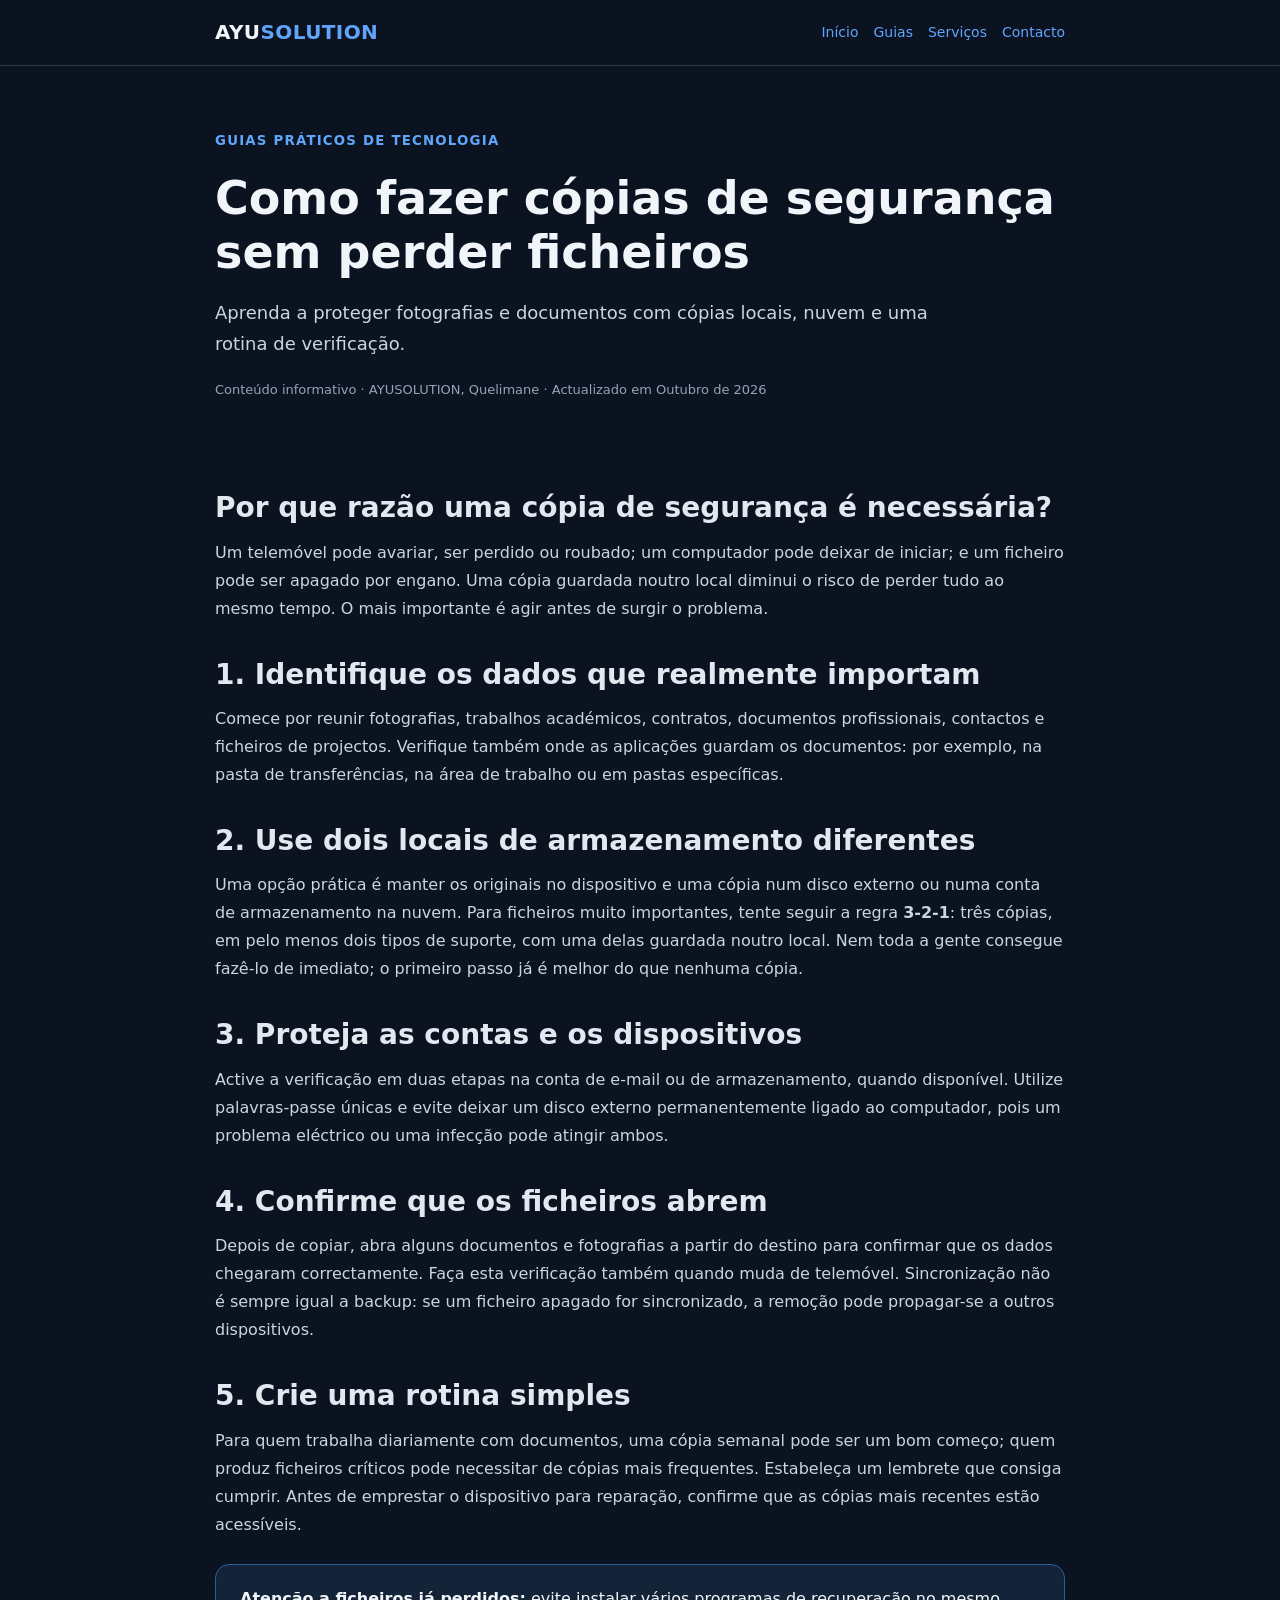
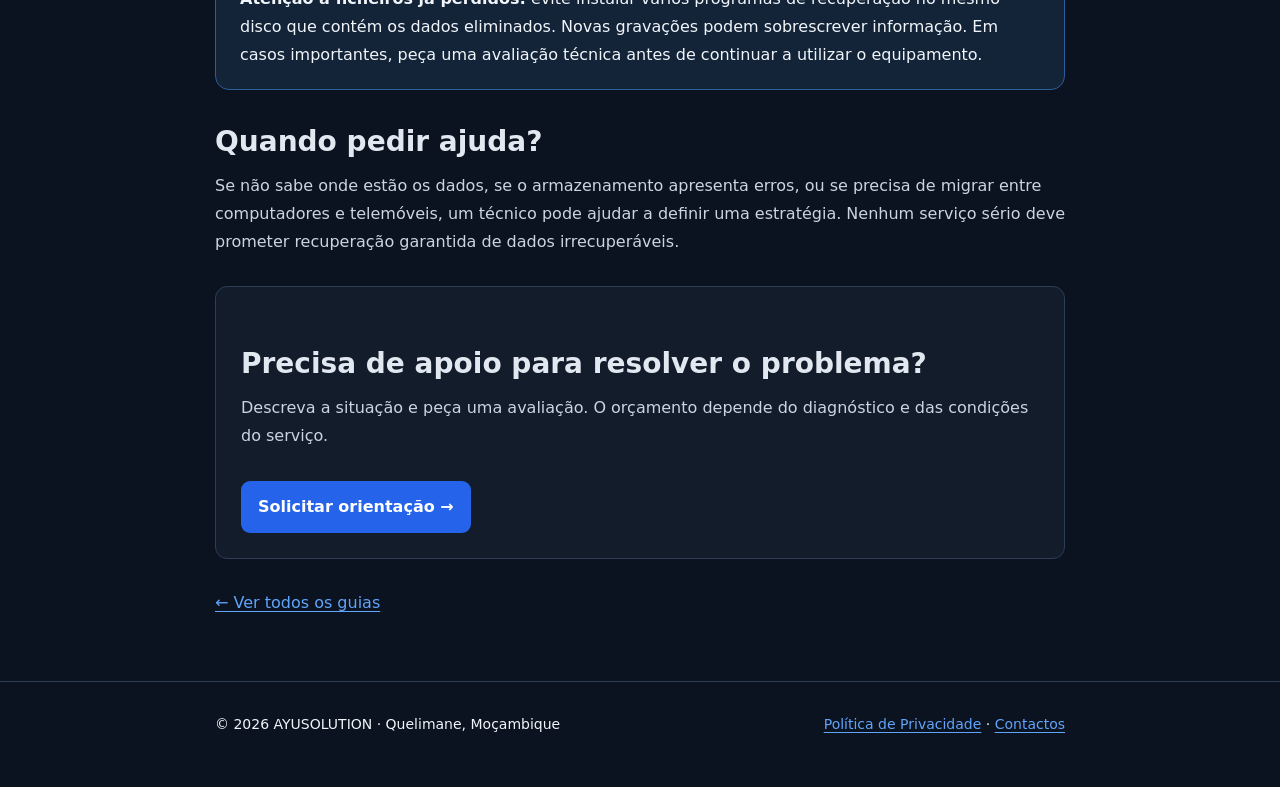
<file: guias/backup-seguro.html>
<!doctype html><html lang="pt-MZ"><head><meta charset="utf-8"><meta name="viewport" content="width=device-width,initial-scale=1"><title>Como fazer cópias de segurança sem perder ficheiros | AYUSOLUTION</title><meta name="description" content="Aprenda a proteger fotografias e documentos com cópias locais, nuvem e uma rotina de verificação."><meta name="robots" content="index,follow,max-image-preview:large"><link rel="canonical" href="https://ayusolution.pages.dev/guias/backup-seguro.html"><meta property="og:type" content="article"><meta property="og:title" content="Como fazer cópias de segurança sem perder ficheiros"><meta property="og:description" content="Aprenda a proteger fotografias e documentos com cópias locais, nuvem e uma rotina de verificação."><meta property="og:url" content="https://ayusolution.pages.dev/guias/backup-seguro.html"><meta property="og:locale" content="pt_MZ"><meta name="theme-color" content="#0b1220"><link rel="icon" href="/assets/images/icon-192.png"><link rel="stylesheet" href="/assets/css/guides-v13.css"><script type="application/ld+json">{"@context":"https://schema.org","@type":"BreadcrumbList","itemListElement":[{"@type":"ListItem","position":1,"name":"Início","item":"https://ayusolution.pages.dev/"},{"@type":"ListItem","position":2,"name":"Guias","item":"https://ayusolution.pages.dev/guias.html"},{"@type":"ListItem","position":3,"name":"Como fazer cópias de segurança sem perder ficheiros","item":"https://ayusolution.pages.dev/guias/backup-seguro.html"}]}</script></head><body><a class="skip" href="#conteudo">Saltar para o conteúdo</a><header class="site-header"><div class="container"><a href="/" class="logo">AYU<strong>SOLUTION</strong></a><nav aria-label="Navegação"><a href="/">Início</a><a href="/guias.html">Guias</a><a href="/servicos.html">Serviços</a><a href="/contacto.html">Contacto</a></nav></div></header><main id="conteudo"><section class="hero"><div class="container"><small class="kicker">Guias práticos de tecnologia</small><h1>Como fazer cópias de segurança sem perder ficheiros</h1><p class="intro">Aprenda a proteger fotografias e documentos com cópias locais, nuvem e uma rotina de verificação.</p><p class="meta">Conteúdo informativo · AYUSOLUTION, Quelimane · Actualizado em Outubro de 2026</p></div></section><article class="article container"><h2>Por que razão uma cópia de segurança é necessária?</h2><p>Um telemóvel pode avariar, ser perdido ou roubado; um computador pode deixar de iniciar; e um ficheiro pode ser apagado por engano. Uma cópia guardada noutro local diminui o risco de perder tudo ao mesmo tempo. O mais importante é agir antes de surgir o problema.</p>
<h2>1. Identifique os dados que realmente importam</h2><p>Comece por reunir fotografias, trabalhos académicos, contratos, documentos profissionais, contactos e ficheiros de projectos. Verifique também onde as aplicações guardam os documentos: por exemplo, na pasta de transferências, na área de trabalho ou em pastas específicas.</p>
<h2>2. Use dois locais de armazenamento diferentes</h2><p>Uma opção prática é manter os originais no dispositivo e uma cópia num disco externo ou numa conta de armazenamento na nuvem. Para ficheiros muito importantes, tente seguir a regra <strong>3-2-1</strong>: três cópias, em pelo menos dois tipos de suporte, com uma delas guardada noutro local. Nem toda a gente consegue fazê-lo de imediato; o primeiro passo já é melhor do que nenhuma cópia.</p>
<h2>3. Proteja as contas e os dispositivos</h2><p>Active a verificação em duas etapas na conta de e-mail ou de armazenamento, quando disponível. Utilize palavras-passe únicas e evite deixar um disco externo permanentemente ligado ao computador, pois um problema eléctrico ou uma infecção pode atingir ambos.</p>
<h2>4. Confirme que os ficheiros abrem</h2><p>Depois de copiar, abra alguns documentos e fotografias a partir do destino para confirmar que os dados chegaram correctamente. Faça esta verificação também quando muda de telemóvel. Sincronização não é sempre igual a backup: se um ficheiro apagado for sincronizado, a remoção pode propagar-se a outros dispositivos.</p>
<h2>5. Crie uma rotina simples</h2><p>Para quem trabalha diariamente com documentos, uma cópia semanal pode ser um bom começo; quem produz ficheiros críticos pode necessitar de cópias mais frequentes. Estabeleça um lembrete que consiga cumprir. Antes de emprestar o dispositivo para reparação, confirme que as cópias mais recentes estão acessíveis.</p>
<div class="callout"><strong>Atenção a ficheiros já perdidos:</strong> evite instalar vários programas de recuperação no mesmo disco que contém os dados eliminados. Novas gravações podem sobrescrever informação. Em casos importantes, peça uma avaliação técnica antes de continuar a utilizar o equipamento.</div>
<h2>Quando pedir ajuda?</h2><p>Se não sabe onde estão os dados, se o armazenamento apresenta erros, ou se precisa de migrar entre computadores e telemóveis, um técnico pode ajudar a definir uma estratégia. Nenhum serviço sério deve prometer recuperação garantida de dados irrecuperáveis.</p><aside class="cta"><h2>Precisa de apoio para resolver o problema?</h2><p>Descreva a situação e peça uma avaliação. O orçamento depende do diagnóstico e das condições do serviço.</p><a class="button" href="/contacto.html">Solicitar orientação →</a></aside><p><a href="/guias.html">← Ver todos os guias</a></p></article></main><footer class="footer"><div class="container"><span>© 2026 AYUSOLUTION · Quelimane, Moçambique</span><span><a href="/privacy.html">Política de Privacidade</a> · <a href="/contacto.html">Contactos</a></span></div></footer></body></html>
</file>
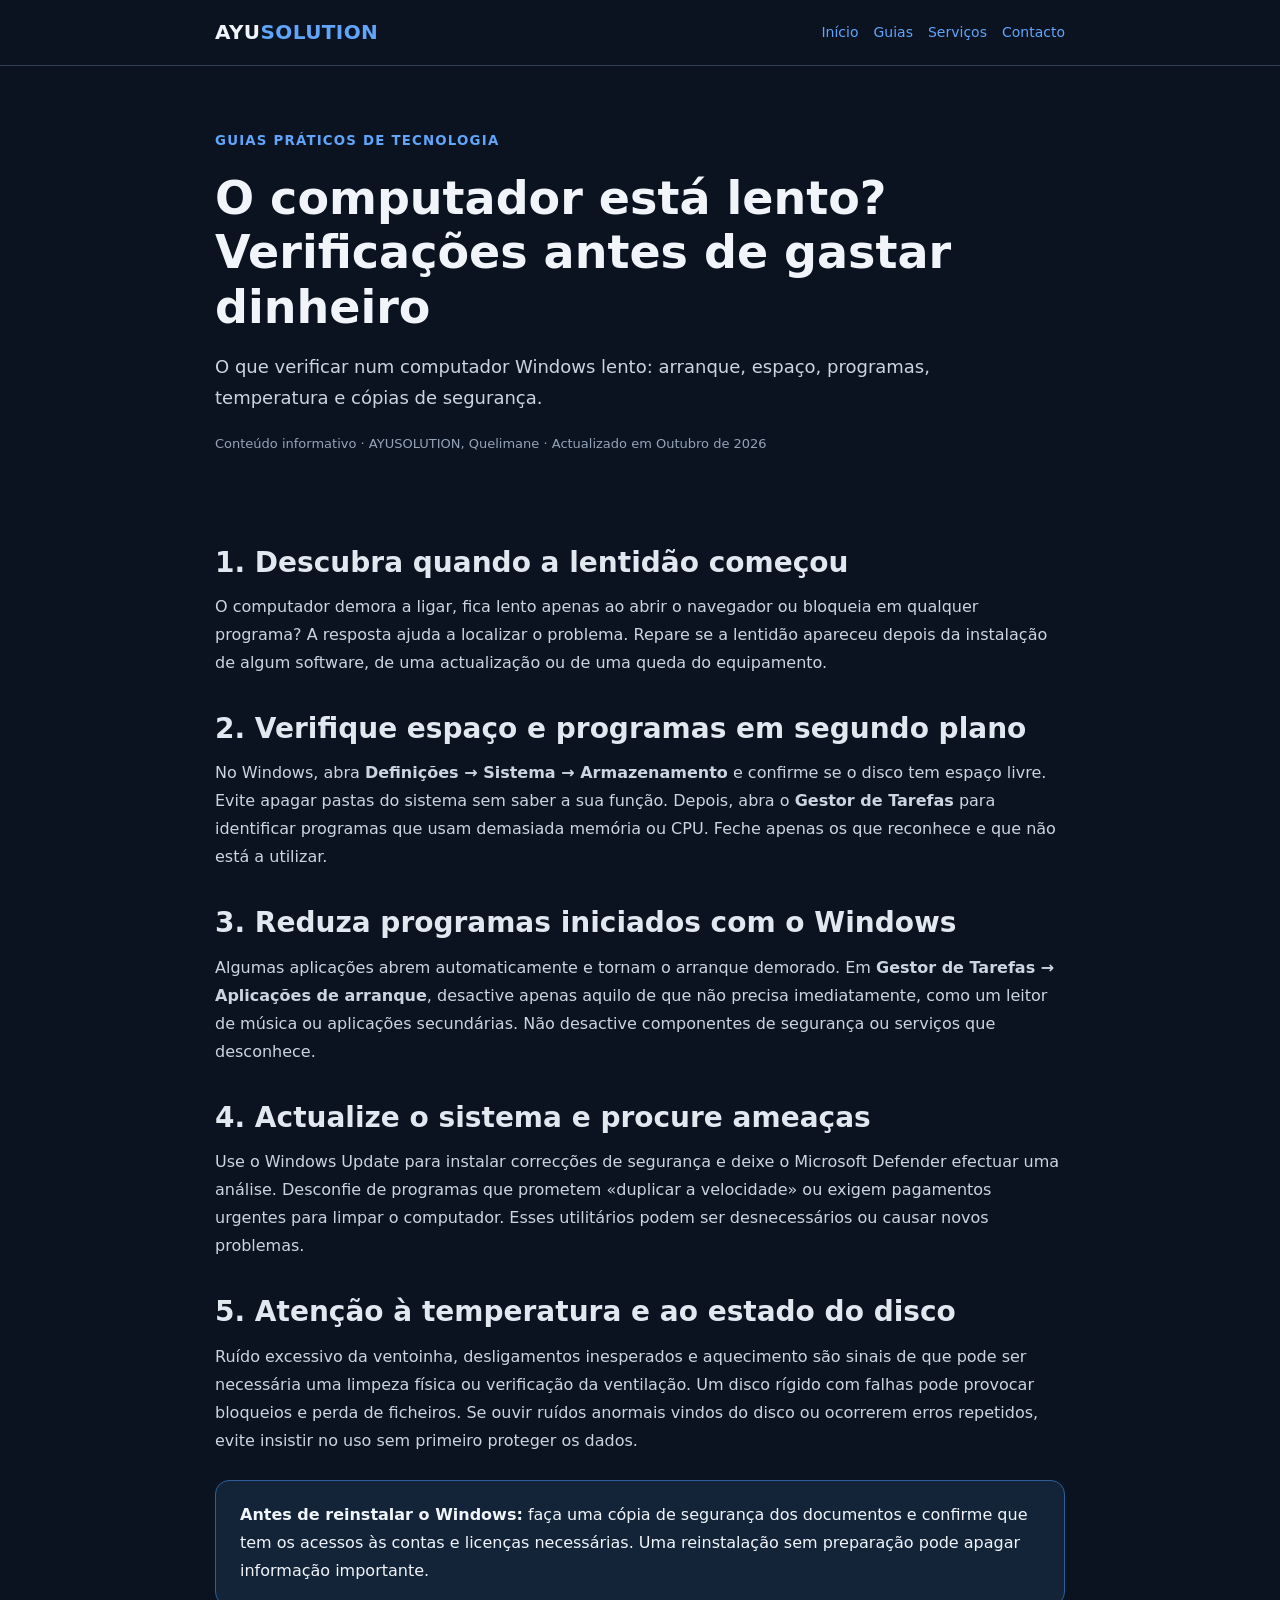
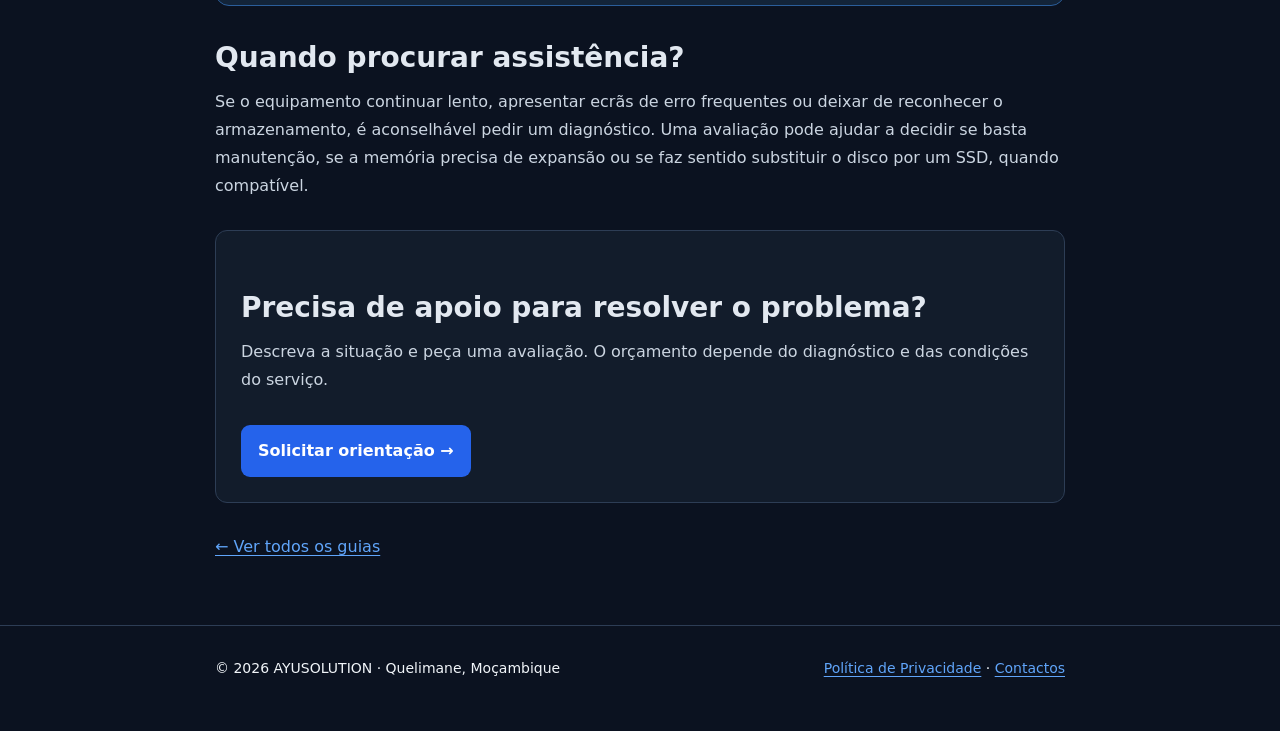
<file: guias/computador-lento.html>
<!doctype html><html lang="pt-MZ"><head><meta charset="utf-8"><meta name="viewport" content="width=device-width,initial-scale=1"><title>O computador está lento? Verificações antes de gastar dinheiro | AYUSOLUTION</title><meta name="description" content="O que verificar num computador Windows lento: arranque, espaço, programas, temperatura e cópias de segurança."><meta name="robots" content="index,follow,max-image-preview:large"><link rel="canonical" href="https://ayusolution.pages.dev/guias/computador-lento.html"><meta property="og:type" content="article"><meta property="og:title" content="O computador está lento? Verificações antes de gastar dinheiro"><meta property="og:description" content="O que verificar num computador Windows lento: arranque, espaço, programas, temperatura e cópias de segurança."><meta property="og:url" content="https://ayusolution.pages.dev/guias/computador-lento.html"><meta property="og:locale" content="pt_MZ"><meta name="theme-color" content="#0b1220"><link rel="icon" href="/assets/images/icon-192.png"><link rel="stylesheet" href="/assets/css/guides-v13.css"><script type="application/ld+json">{"@context":"https://schema.org","@type":"BreadcrumbList","itemListElement":[{"@type":"ListItem","position":1,"name":"Início","item":"https://ayusolution.pages.dev/"},{"@type":"ListItem","position":2,"name":"Guias","item":"https://ayusolution.pages.dev/guias.html"},{"@type":"ListItem","position":3,"name":"O computador está lento? Verificações antes de gastar dinheiro","item":"https://ayusolution.pages.dev/guias/computador-lento.html"}]}</script></head><body><a class="skip" href="#conteudo">Saltar para o conteúdo</a><header class="site-header"><div class="container"><a href="/" class="logo">AYU<strong>SOLUTION</strong></a><nav aria-label="Navegação"><a href="/">Início</a><a href="/guias.html">Guias</a><a href="/servicos.html">Serviços</a><a href="/contacto.html">Contacto</a></nav></div></header><main id="conteudo"><section class="hero"><div class="container"><small class="kicker">Guias práticos de tecnologia</small><h1>O computador está lento? Verificações antes de gastar dinheiro</h1><p class="intro">O que verificar num computador Windows lento: arranque, espaço, programas, temperatura e cópias de segurança.</p><p class="meta">Conteúdo informativo · AYUSOLUTION, Quelimane · Actualizado em Outubro de 2026</p></div></section><article class="article container"><h2>1. Descubra quando a lentidão começou</h2><p>O computador demora a ligar, fica lento apenas ao abrir o navegador ou bloqueia em qualquer programa? A resposta ajuda a localizar o problema. Repare se a lentidão apareceu depois da instalação de algum software, de uma actualização ou de uma queda do equipamento.</p>
<h2>2. Verifique espaço e programas em segundo plano</h2><p>No Windows, abra <strong>Definições → Sistema → Armazenamento</strong> e confirme se o disco tem espaço livre. Evite apagar pastas do sistema sem saber a sua função. Depois, abra o <strong>Gestor de Tarefas</strong> para identificar programas que usam demasiada memória ou CPU. Feche apenas os que reconhece e que não está a utilizar.</p>
<h2>3. Reduza programas iniciados com o Windows</h2><p>Algumas aplicações abrem automaticamente e tornam o arranque demorado. Em <strong>Gestor de Tarefas → Aplicações de arranque</strong>, desactive apenas aquilo de que não precisa imediatamente, como um leitor de música ou aplicações secundárias. Não desactive componentes de segurança ou serviços que desconhece.</p>
<h2>4. Actualize o sistema e procure ameaças</h2><p>Use o Windows Update para instalar correcções de segurança e deixe o Microsoft Defender efectuar uma análise. Desconfie de programas que prometem «duplicar a velocidade» ou exigem pagamentos urgentes para limpar o computador. Esses utilitários podem ser desnecessários ou causar novos problemas.</p>
<h2>5. Atenção à temperatura e ao estado do disco</h2><p>Ruído excessivo da ventoinha, desligamentos inesperados e aquecimento são sinais de que pode ser necessária uma limpeza física ou verificação da ventilação. Um disco rígido com falhas pode provocar bloqueios e perda de ficheiros. Se ouvir ruídos anormais vindos do disco ou ocorrerem erros repetidos, evite insistir no uso sem primeiro proteger os dados.</p>
<div class="callout"><strong>Antes de reinstalar o Windows:</strong> faça uma cópia de segurança dos documentos e confirme que tem os acessos às contas e licenças necessárias. Uma reinstalação sem preparação pode apagar informação importante.</div>
<h2>Quando procurar assistência?</h2><p>Se o equipamento continuar lento, apresentar ecrãs de erro frequentes ou deixar de reconhecer o armazenamento, é aconselhável pedir um diagnóstico. Uma avaliação pode ajudar a decidir se basta manutenção, se a memória precisa de expansão ou se faz sentido substituir o disco por um SSD, quando compatível.</p><aside class="cta"><h2>Precisa de apoio para resolver o problema?</h2><p>Descreva a situação e peça uma avaliação. O orçamento depende do diagnóstico e das condições do serviço.</p><a class="button" href="/contacto.html">Solicitar orientação →</a></aside><p><a href="/guias.html">← Ver todos os guias</a></p></article></main><footer class="footer"><div class="container"><span>© 2026 AYUSOLUTION · Quelimane, Moçambique</span><span><a href="/privacy.html">Política de Privacidade</a> · <a href="/contacto.html">Contactos</a></span></div></footer></body></html>
</file>
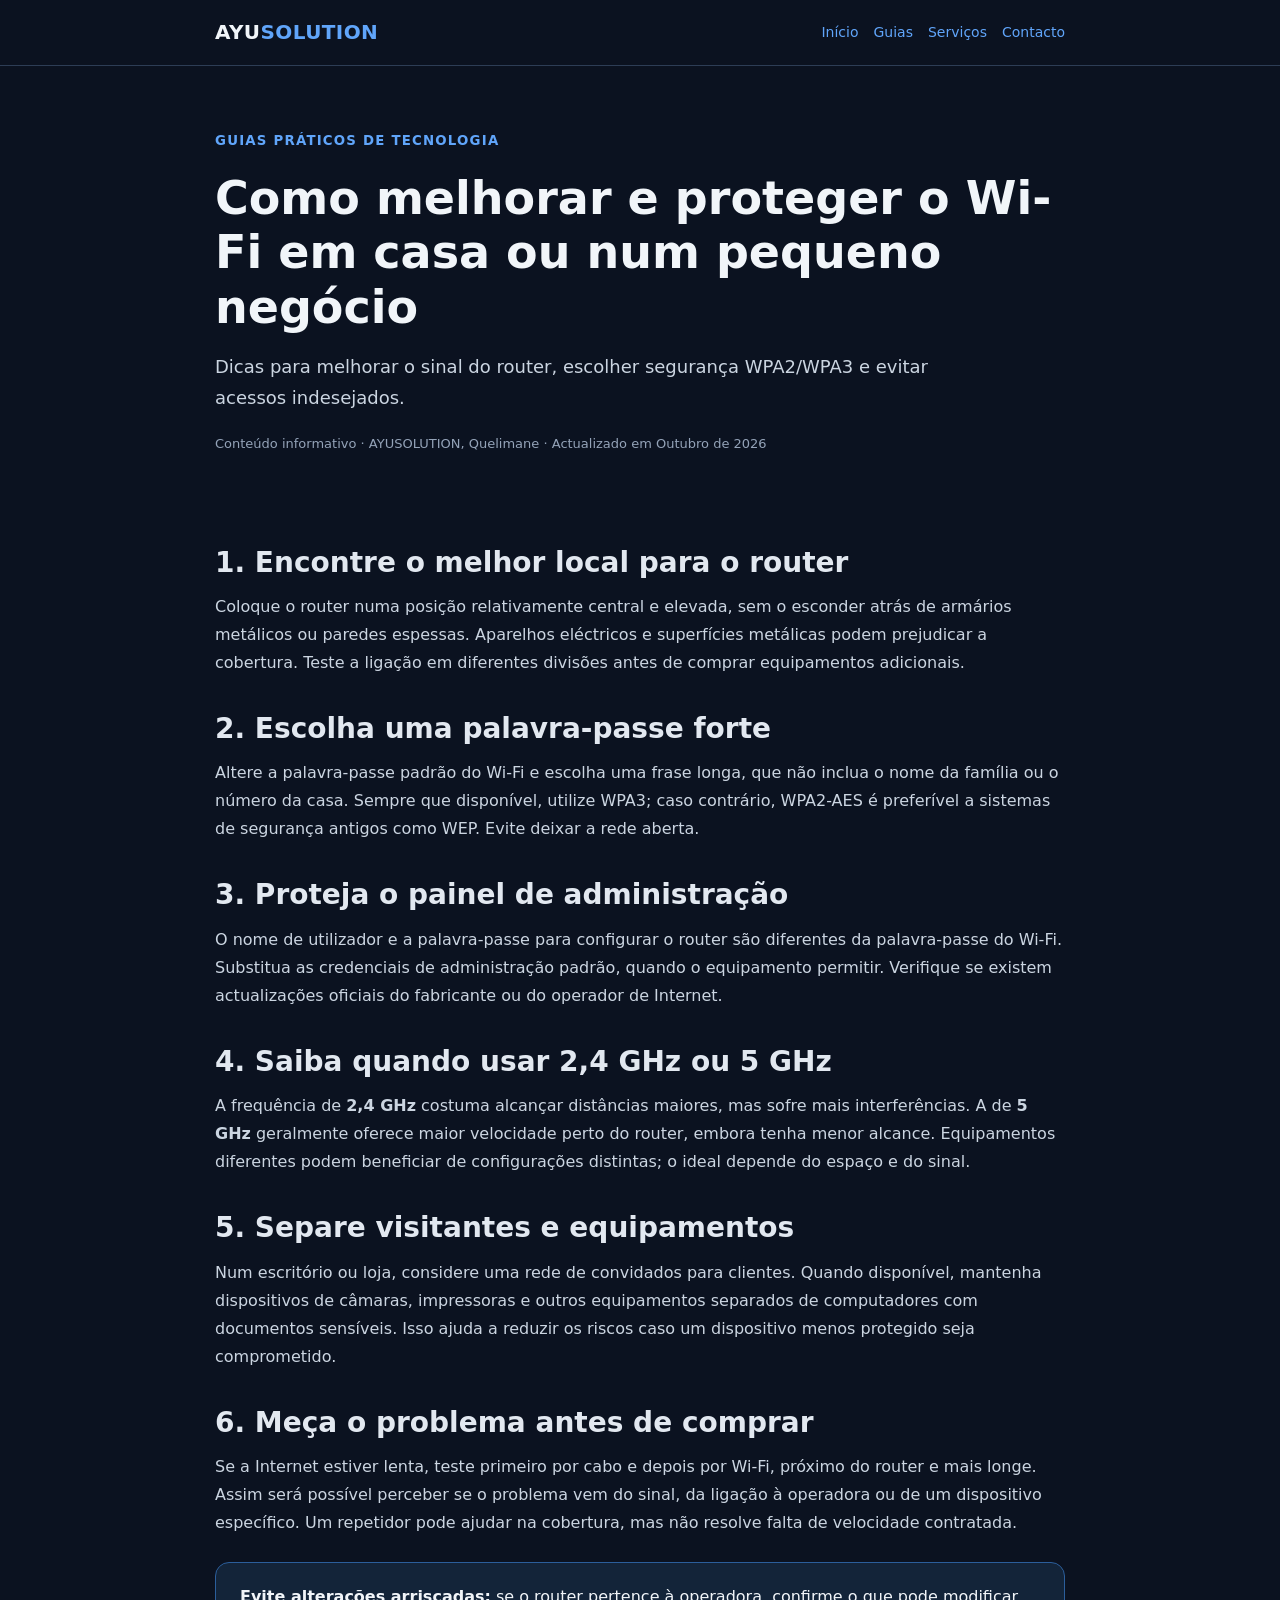
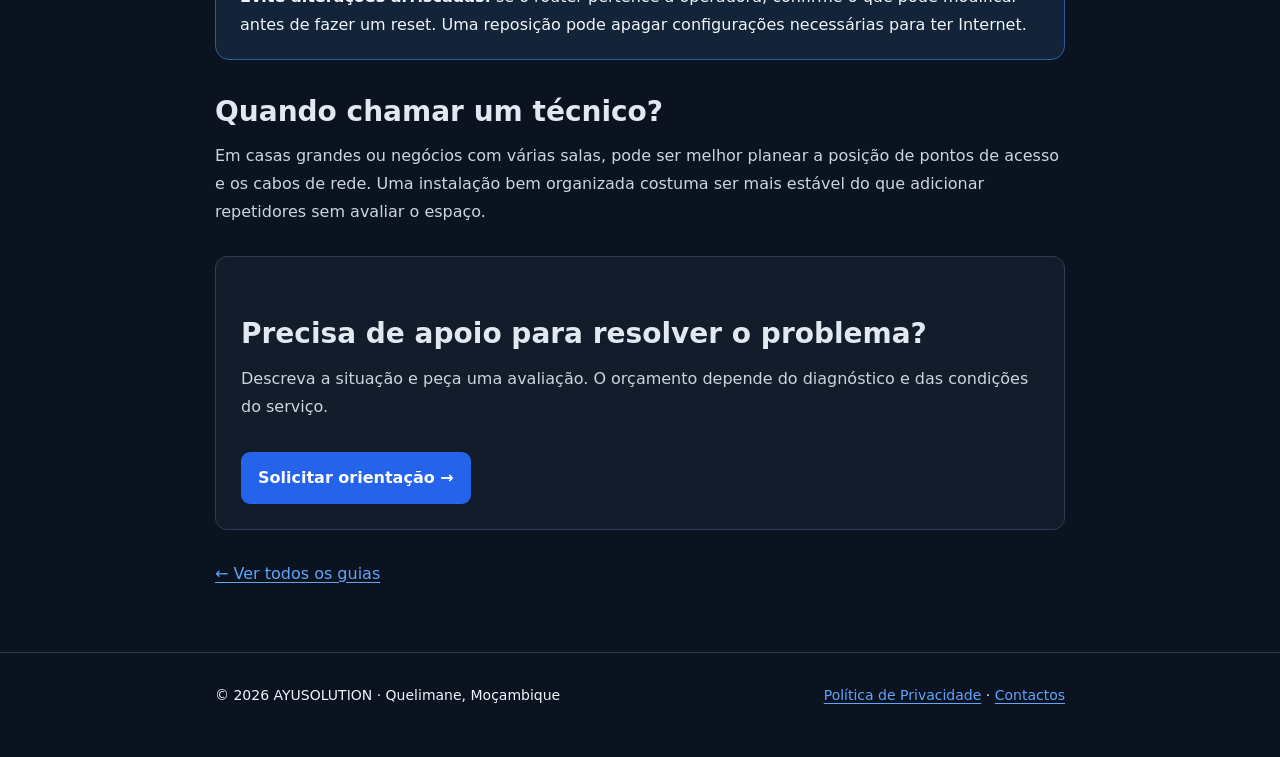
<file: guias/wifi-seguro.html>
<!doctype html><html lang="pt-MZ"><head><meta charset="utf-8"><meta name="viewport" content="width=device-width,initial-scale=1"><title>Como melhorar e proteger o Wi-Fi em casa ou num pequeno negócio | AYUSOLUTION</title><meta name="description" content="Dicas para melhorar o sinal do router, escolher segurança WPA2/WPA3 e evitar acessos indesejados."><meta name="robots" content="index,follow,max-image-preview:large"><link rel="canonical" href="https://ayusolution.pages.dev/guias/wifi-seguro.html"><meta property="og:type" content="article"><meta property="og:title" content="Como melhorar e proteger o Wi-Fi em casa ou num pequeno negócio"><meta property="og:description" content="Dicas para melhorar o sinal do router, escolher segurança WPA2/WPA3 e evitar acessos indesejados."><meta property="og:url" content="https://ayusolution.pages.dev/guias/wifi-seguro.html"><meta property="og:locale" content="pt_MZ"><meta name="theme-color" content="#0b1220"><link rel="icon" href="/assets/images/icon-192.png"><link rel="stylesheet" href="/assets/css/guides-v13.css"><script type="application/ld+json">{"@context":"https://schema.org","@type":"BreadcrumbList","itemListElement":[{"@type":"ListItem","position":1,"name":"Início","item":"https://ayusolution.pages.dev/"},{"@type":"ListItem","position":2,"name":"Guias","item":"https://ayusolution.pages.dev/guias.html"},{"@type":"ListItem","position":3,"name":"Como melhorar e proteger o Wi-Fi em casa ou num pequeno negócio","item":"https://ayusolution.pages.dev/guias/wifi-seguro.html"}]}</script></head><body><a class="skip" href="#conteudo">Saltar para o conteúdo</a><header class="site-header"><div class="container"><a href="/" class="logo">AYU<strong>SOLUTION</strong></a><nav aria-label="Navegação"><a href="/">Início</a><a href="/guias.html">Guias</a><a href="/servicos.html">Serviços</a><a href="/contacto.html">Contacto</a></nav></div></header><main id="conteudo"><section class="hero"><div class="container"><small class="kicker">Guias práticos de tecnologia</small><h1>Como melhorar e proteger o Wi-Fi em casa ou num pequeno negócio</h1><p class="intro">Dicas para melhorar o sinal do router, escolher segurança WPA2/WPA3 e evitar acessos indesejados.</p><p class="meta">Conteúdo informativo · AYUSOLUTION, Quelimane · Actualizado em Outubro de 2026</p></div></section><article class="article container"><h2>1. Encontre o melhor local para o router</h2><p>Coloque o router numa posição relativamente central e elevada, sem o esconder atrás de armários metálicos ou paredes espessas. Aparelhos eléctricos e superfícies metálicas podem prejudicar a cobertura. Teste a ligação em diferentes divisões antes de comprar equipamentos adicionais.</p>
<h2>2. Escolha uma palavra-passe forte</h2><p>Altere a palavra-passe padrão do Wi-Fi e escolha uma frase longa, que não inclua o nome da família ou o número da casa. Sempre que disponível, utilize WPA3; caso contrário, WPA2-AES é preferível a sistemas de segurança antigos como WEP. Evite deixar a rede aberta.</p>
<h2>3. Proteja o painel de administração</h2><p>O nome de utilizador e a palavra-passe para configurar o router são diferentes da palavra-passe do Wi-Fi. Substitua as credenciais de administração padrão, quando o equipamento permitir. Verifique se existem actualizações oficiais do fabricante ou do operador de Internet.</p>
<h2>4. Saiba quando usar 2,4 GHz ou 5 GHz</h2><p>A frequência de <strong>2,4 GHz</strong> costuma alcançar distâncias maiores, mas sofre mais interferências. A de <strong>5 GHz</strong> geralmente oferece maior velocidade perto do router, embora tenha menor alcance. Equipamentos diferentes podem beneficiar de configurações distintas; o ideal depende do espaço e do sinal.</p>
<h2>5. Separe visitantes e equipamentos</h2><p>Num escritório ou loja, considere uma rede de convidados para clientes. Quando disponível, mantenha dispositivos de câmaras, impressoras e outros equipamentos separados de computadores com documentos sensíveis. Isso ajuda a reduzir os riscos caso um dispositivo menos protegido seja comprometido.</p>
<h2>6. Meça o problema antes de comprar</h2><p>Se a Internet estiver lenta, teste primeiro por cabo e depois por Wi-Fi, próximo do router e mais longe. Assim será possível perceber se o problema vem do sinal, da ligação à operadora ou de um dispositivo específico. Um repetidor pode ajudar na cobertura, mas não resolve falta de velocidade contratada.</p>
<div class="callout"><strong>Evite alterações arriscadas:</strong> se o router pertence à operadora, confirme o que pode modificar antes de fazer um reset. Uma reposição pode apagar configurações necessárias para ter Internet.</div>
<h2>Quando chamar um técnico?</h2><p>Em casas grandes ou negócios com várias salas, pode ser melhor planear a posição de pontos de acesso e os cabos de rede. Uma instalação bem organizada costuma ser mais estável do que adicionar repetidores sem avaliar o espaço.</p><aside class="cta"><h2>Precisa de apoio para resolver o problema?</h2><p>Descreva a situação e peça uma avaliação. O orçamento depende do diagnóstico e das condições do serviço.</p><a class="button" href="/contacto.html">Solicitar orientação →</a></aside><p><a href="/guias.html">← Ver todos os guias</a></p></article></main><footer class="footer"><div class="container"><span>© 2026 AYUSOLUTION · Quelimane, Moçambique</span><span><a href="/privacy.html">Política de Privacidade</a> · <a href="/contacto.html">Contactos</a></span></div></footer></body></html>
</file>
<file: assets/css/site-v13.css>
/* ========================================
           AYUSOLUTION CSS 
           1. ROOT VARIABLES & RESET
           2. TYPOGRAPHY
           3. LAYOUT & UTILITIES
           4. HEADER & NAVIGATION
           5. HERO SECTION
           6. SERVICES SECTION
           7. ABOUT & FOUNDER
           8. PROJECTS SECTION
           9. ACADEMIC SECTION
           10. PROCESS & WHY US
           11. CONTACT FORM
           12. FOOTER
           13. RESPONSIVE MEDIA QUERIES
        ======================================== */

        :root {
            --bg-dark: #05070D;
            --bg-surface: #0D1320;
            --bg-card: #121826;
            --color-primary: #2563EB;
            --color-primary-hover: #1D4ED8;
            --color-text: #FFFFFF;
            --color-text-muted: #94A3B8;
            --color-border: rgba(255, 255, 255, 0.08);
            --font-heading: 'Space Grotesk', sans-serif;
            --font-body: 'Inter', sans-serif;
            --radius: 4px;
            --transition: all 0.3s cubic-bezier(0.4, 0, 0.2, 1);
        }

        * {
            margin: 0;
            padding: 0;
            box-sizing: border-box;
        }

        /* LIGHT / DARK THEME */
        :root {
            color-scheme: dark;
            --header-bg: rgba(5, 7, 13, 0.80);
            --header-bg-scrolled: rgba(5, 7, 13, 0.95);
            --overlay-bg: rgba(13, 19, 32, 0.88);
            --tag-bg: rgba(5, 7, 13, 0.82);
            --shadow-soft: 0 18px 45px rgba(0, 0, 0, 0.22);
            --logo-inner: #FFFFFF;
        }

        html[data-theme="light"] {
            color-scheme: light;
            --bg-dark: #F8FAFC;
            --bg-surface: #EEF3F9;
            --bg-card: #FFFFFF;
            --color-primary: #2563EB;
            --color-primary-hover: #1D4ED8;
            --color-text: #0F172A;
            --color-text-muted: #5B677A;
            --color-border: rgba(15, 23, 42, 0.12);
            --header-bg: rgba(248, 250, 252, 0.84);
            --header-bg-scrolled: rgba(248, 250, 252, 0.96);
            --overlay-bg: rgba(255, 255, 255, 0.90);
            --tag-bg: rgba(255, 255, 255, 0.90);
            --shadow-soft: 0 18px 45px rgba(15, 23, 42, 0.10);
            --logo-inner: #FFFFFF;
        }

        body,
        header,
        .tech-card,
        .project-card,
        .why-card,
        .contact-form,
        .theme-toggle,
        .popular-card,
        .tech-chip,
        .faq-item {
            transition: background-color .3s ease, color .3s ease, border-color .3s ease, box-shadow .3s ease, transform .3s ease;
        }

        header { background: var(--header-bg); }
        header.scrolled { background: var(--header-bg-scrolled); }
        .hamburger { color: var(--color-text); }
        .hero-tech-overlay { background: var(--overlay-bg); }
        .project-tag { background: var(--tag-bg); color: var(--color-text); }
        .form-group input, .form-group select, .form-group textarea { color: var(--color-text); }
        .logo svg path:last-child { fill: var(--logo-inner); }

        html[data-theme="light"] .project-img > div {
            background: linear-gradient(135deg, #E8EEF7 0%, #DCE6F3 100%) !important;
        }

        /* PAGE PROGRESS */
        .scroll-progress {
            position: fixed;
            inset: 0 auto auto 0;
            width: 0;
            height: 3px;
            background: linear-gradient(90deg, var(--color-primary), #60A5FA);
            z-index: 2000;
            pointer-events: none;
        }

        /* THEME BUTTON */
        .theme-toggle {
            width: 40px;
            height: 40px;
            display: inline-flex;
            align-items: center;
            justify-content: center;
            border: 1px solid var(--color-border);
            border-radius: 50%;
            background: var(--bg-card);
            color: var(--color-text);
            cursor: pointer;
            font-size: 15px;
        }

        .theme-toggle:hover {
            color: var(--color-primary);
            border-color: var(--color-primary);
            transform: translateY(-2px);
        }


        /* PWA INSTALL */
        .install-app-btn {
            min-height: 40px;
            display: inline-flex;
            align-items: center;
            justify-content: center;
            gap: 8px;
            padding: 0 14px;
            border: 1px solid var(--color-border);
            border-radius: 999px;
            background: var(--bg-card);
            color: var(--color-text);
            cursor: pointer;
            font-family: var(--font-heading);
            font-size: 13px;
            font-weight: 600;
            letter-spacing: 0.2px;
            transition: var(--transition);
            white-space: nowrap;
        }

        .install-app-btn i { font-size: 14px; }
        .install-app-btn.available {
            border-color: rgba(37, 99, 235, 0.35);
            box-shadow: 0 0 0 4px rgba(37, 99, 235, 0.08);
        }
        .install-app-btn:hover { color: var(--color-primary); border-color: var(--color-primary); transform: translateY(-2px); }
        .install-app-btn:focus-visible { outline: 2px solid var(--color-primary); outline-offset: 3px; }

        .pwa-toast {
            position: fixed;
            left: 50%;
            bottom: 26px;
            transform: translate(-50%, 20px);
            z-index: 2500;
            max-width: min(92vw, 520px);
            padding: 12px 16px;
            border: 1px solid var(--color-border);
            border-radius: 12px;
            background: var(--bg-card);
            color: var(--color-text);
            box-shadow: var(--shadow-soft);
            font-size: 13px;
            opacity: 0;
            visibility: hidden;
            transition: opacity .25s ease, transform .25s ease, visibility .25s ease;
        }

        .pwa-toast.show { opacity: 1; visibility: visible; transform: translate(-50%, 0); }

        @media (max-width: 768px) {
            .pwa-toast { bottom: 82px; }
            .install-app-btn { min-height: 38px; padding: 0 12px; }
        }

        /* HERO PERSONALIZATION */
        .hero-location {
            display: inline-flex;
            align-items: center;
            gap: 8px;
            margin-bottom: 20px;
            padding: 8px 12px;
            border: 1px solid var(--color-border);
            border-radius: 999px;
            color: var(--color-text-muted);
            background: var(--bg-card);
            font-size: 13px;
            font-weight: 500;
        }

        .hero-location i { color: var(--color-primary); }

        .hero-rotator {
            min-height: 32px;
            margin: -18px 0 34px;
            color: var(--color-primary);
            font-family: var(--font-heading);
            font-size: 15px;
            font-weight: 600;
            letter-spacing: .02em;
        }

        .hero-rotator .rotating-service {
            display: inline-block;
            transition: opacity .25s ease, transform .25s ease;
        }

        .hero-rotator .rotating-service.is-changing {
            opacity: 0;
            transform: translateY(6px);
        }

        /* POPULAR SERVICES */
        #popular-services {
            padding: 0 0 100px;
            background: var(--bg-dark);
        }

        .popular-grid {
            display: grid;
            grid-template-columns: repeat(3, 1fr);
            gap: 20px;
        }

        .popular-card {
            position: relative;
            overflow: hidden;
            background: var(--bg-card);
            border: 1px solid var(--color-border);
            border-radius: 14px;
            padding: 28px;
            box-shadow: var(--shadow-soft);
        }

        .popular-card::before {
            content: '';
            position: absolute;
            width: 120px;
            height: 120px;
            border-radius: 50%;
            right: -55px;
            top: -55px;
            background: color-mix(in srgb, var(--color-primary) 16%, transparent);
        }

        .popular-card:hover {
            transform: translateY(-6px);
            border-color: var(--color-primary);
        }

        .popular-icon {
            width: 48px;
            height: 48px;
            display: grid;
            place-items: center;
            border-radius: 12px;
            margin-bottom: 24px;
            background: color-mix(in srgb, var(--color-primary) 12%, transparent);
            color: var(--color-primary);
            font-size: 20px;
        }

        .popular-card h3 { font-size: 22px; margin-bottom: 10px; }
        .popular-card p { color: var(--color-text-muted); font-size: 14px; margin-bottom: 22px; }

        .text-link {
            display: inline-flex;
            align-items: center;
            gap: 8px;
            color: var(--color-primary);
            font-weight: 600;
            font-size: 14px;
            cursor: pointer;
            border: 0;
            background: none;
            font-family: var(--font-body);
        }
        .text-link:hover { gap: 12px; }

        /* TECHNOLOGY STRIP */
        .tech-strip {
            border-top: 1px solid var(--color-border);
            border-bottom: 1px solid var(--color-border);
            background: var(--bg-surface);
            padding: 24px 0;
        }

        .tech-strip-inner {
            display: flex;
            align-items: center;
            gap: 12px;
            flex-wrap: wrap;
        }

        .tech-strip-label {
            color: var(--color-text-muted);
            font-size: 12px;
            font-weight: 700;
            letter-spacing: 1.5px;
            text-transform: uppercase;
            margin-right: 8px;
        }

        .tech-chip {
            border: 1px solid var(--color-border);
            background: var(--bg-card);
            color: var(--color-text-muted);
            border-radius: 999px;
            padding: 8px 12px;
            font-size: 12px;
            font-weight: 600;
        }

        .tech-chip:hover { color: var(--color-primary); border-color: var(--color-primary); }

        /* FAQ */
        #faq { background: var(--bg-dark); }
        .faq-list { max-width: 850px; }
        .faq-item {
            border: 1px solid var(--color-border);
            background: var(--bg-card);
            border-radius: 10px;
            margin-bottom: 12px;
            overflow: hidden;
        }
        .faq-item summary {
            list-style: none;
            cursor: pointer;
            padding: 20px 22px;
            font-family: var(--font-heading);
            font-weight: 600;
            display: flex;
            align-items: center;
            justify-content: space-between;
            gap: 18px;
        }
        .faq-item summary::-webkit-details-marker { display: none; }
        .faq-item summary::after {
            content: '+';
            color: var(--color-primary);
            font-size: 22px;
            font-weight: 400;
        }
        .faq-item[open] summary::after { content: '–'; }
        .faq-item p {
            padding: 0 22px 22px;
            color: var(--color-text-muted);
            font-size: 14px;
        }

        /* PROJECT DETAILS MODAL */
        .project-card { position: relative; }
        .project-card:focus-visible { outline: 2px solid var(--color-primary); outline-offset: 4px; }
        .project-more {
            display: inline-flex; align-items: center; gap: 8px; margin-top: 16px;
            color: var(--color-primary); font-size: 13px; font-weight: 700;
        }
        .project-card:hover .project-more { gap: 12px; }
        .project-modal {
            position: fixed; inset: 0; z-index: 3000; display: none;
            align-items: center; justify-content: center; padding: 24px;
            background: rgba(2, 6, 23, .78); backdrop-filter: blur(10px);
        }
        .project-modal.open { display: flex; }
        .project-modal-dialog {
            width: min(760px, 100%); max-height: min(820px, 92vh); overflow-y: auto;
            background: var(--bg-card); color: var(--color-text); border: 1px solid var(--color-border);
            border-radius: 18px; box-shadow: 0 30px 90px rgba(0,0,0,.38);
        }
        .project-modal-visual {
            min-height: 240px; display: grid; place-items: center; position: relative; overflow: hidden;
            background: radial-gradient(circle at 70% 20%, rgba(37,99,235,.35), transparent 45%), linear-gradient(135deg,#07111f,#111827);
            border-radius: 18px 18px 0 0;
        }
        .project-modal-visual i { font-size: 70px; color: #60A5FA; }
        .project-modal-close {
            position: absolute; top: 16px; right: 16px; width: 42px; height: 42px;
            border: 1px solid rgba(255,255,255,.16); border-radius: 50%;
            background: rgba(5,7,13,.72); color: #fff; cursor: pointer; font-size: 18px;
        }
        .project-modal-content { padding: 30px; }
        .project-modal-kicker {
            display: inline-flex; padding: 6px 10px; border-radius: 999px;
            background: rgba(37,99,235,.12); color: var(--color-primary);
            font-size: 11px; font-weight: 800; letter-spacing: 1px; text-transform: uppercase;
            margin-bottom: 14px;
        }
        .project-modal-content h3 { font-size: clamp(26px, 5vw, 38px); margin-bottom: 14px; }
        .project-modal-summary { color: var(--color-text-muted); margin-bottom: 24px; font-size: 16px; }
        .project-modal-grid {
            display: grid; grid-template-columns: repeat(2, 1fr); gap: 18px; margin-bottom: 26px;
        }
        .project-modal-block {
            padding: 18px; border: 1px solid var(--color-border); border-radius: 12px; background: var(--bg-dark);
        }
        .project-modal-block strong { display: block; margin-bottom: 8px; font-family: var(--font-heading); }
        .project-modal-block p { color: var(--color-text-muted); font-size: 14px; }
        .project-modal-actions { display: flex; gap: 12px; flex-wrap: wrap; }
        body.modal-open { overflow: hidden; }

        /* SERVICE GALLERY */
        #gallery { background: var(--bg-dark); }
        .gallery-head {
            display: flex; align-items: end; justify-content: space-between; gap: 30px; margin-bottom: 36px;
        }
        .gallery-note { max-width: 420px; color: var(--color-text-muted); font-size: 13px; }
        .gallery-grid {
            display: grid; grid-template-columns: repeat(12, 1fr); gap: 18px;
        }
        .gallery-card {
            grid-column: span 4; position: relative; min-height: 300px; overflow: hidden;
            border: 1px solid var(--color-border); border-radius: 16px; background: var(--bg-card);
        }
        .gallery-card:nth-child(1), .gallery-card:nth-child(4) { grid-column: span 8; }
        .gallery-card img { width: 100%; height: 100%; object-fit: cover; transition: transform .45s ease; }
        .gallery-card:hover img { transform: scale(1.035); }
        .hero-img-wrapper img { object-position: center; }
        .service-visual img, .academic-visual img { object-position: center; }
        .photo-note {
            margin-top: 10px;
            color: var(--color-text-muted);
            font-size: 11px;
            letter-spacing: .2px;
        }
        .gallery-caption {
            position: absolute; inset: auto 16px 16px 16px; padding: 14px 16px;
            border: 1px solid rgba(255,255,255,.12); border-radius: 12px;
            background: rgba(5,7,13,.76); color: #fff; backdrop-filter: blur(8px);
        }
        .gallery-caption strong { display: block; font-family: var(--font-heading); margin-bottom: 3px; }
        .gallery-caption span { font-size: 12px; color: #CBD5E1; }

        /* MOBILE ACTION BAR */
        .mobile-action-bar { display: none; }

        /* IMAGE FALLBACKS */
        .service-visual img, .hero-img-wrapper img, .founder-img img, .academic-visual img { background: var(--bg-card); }

        /* BACK TO TOP */
        .back-to-top {
            position: fixed;
            right: 30px;
            bottom: 102px;
            width: 46px;
            height: 46px;
            border-radius: 50%;
            border: 1px solid var(--color-border);
            background: var(--bg-card);
            color: var(--color-text);
            display: grid;
            place-items: center;
            cursor: pointer;
            z-index: 998;
            opacity: 0;
            visibility: hidden;
            transform: translateY(10px);
            box-shadow: var(--shadow-soft);
        }
        .back-to-top.visible {
            opacity: 1;
            visibility: visible;
            transform: translateY(0);
        }
        .back-to-top:hover { color: var(--color-primary); border-color: var(--color-primary); }

        html {
            scroll-behavior: smooth;
            scroll-padding-top: 96px;
        }

        :where(a, button, input, select, textarea):focus-visible {
            outline: 2px solid var(--color-primary);
            outline-offset: 3px;
        }

        body {
            background-color: var(--bg-dark);
            color: var(--color-text);
            font-family: var(--font-body);
            line-height: 1.6;
            overflow-x: hidden;
        }

        ::selection {
            background: var(--color-primary);
            color: #fff;
        }

        .skip-link {
            position: fixed;
            left: 16px;
            top: 12px;
            z-index: 3000;
            padding: 10px 14px;
            background: var(--color-primary);
            color: #fff;
            border-radius: 8px;
            transform: translateY(-160%);
            transition: transform .2s ease;
        }
        .skip-link:focus { transform: translateY(0); }

        h1, h2, h3, h4 {
            font-family: var(--font-heading);
            font-weight: 600;
            line-height: 1.1;
            letter-spacing: -0.02em;
        }

        a {
            color: inherit;
            text-decoration: none;
            transition: var(--transition);
        }

        img {
            max-width: 100%;
            display: block;
        }

        .container {
            max-width: 1200px;
            margin: 0 auto;
            padding: 0 24px;
        }

        .btn {
            display: inline-flex;
            align-items: center;
            justify-content: center;
            gap: 8px;
            padding: 14px 28px;
            font-family: var(--font-heading);
            font-weight: 500;
            font-size: 14px;
            letter-spacing: 0.5px;
            text-transform: uppercase;
            border-radius: var(--radius);
            cursor: pointer;
            border: 1px solid transparent;
            transition: var(--transition);
        }

        .btn-primary {
            background: var(--color-primary);
            color: #fff;
        }

        .btn-primary:hover {
            background: var(--color-primary-hover);
            transform: translateY(-2px);
        }

        .btn-outline {
            background: transparent;
            color: var(--color-text);
            border-color: var(--color-border);
        }

        .btn-outline:hover {
            border-color: var(--color-primary);
            color: var(--color-primary);
        }

        .section-padding {
            padding: 120px 0;
        }

        .section-title {
            font-size: 14px;
            text-transform: uppercase;
            letter-spacing: 3px;
            color: var(--color-primary);
            margin-bottom: 16px;
            display: block;
        }

        .section-heading {
            font-size: clamp(32px, 5vw, 48px);
            margin-bottom: 60px;
            max-width: 800px;
        }

        /* HEADER & NAVIGATION */
        header {
            position: fixed;
            top: 0;
            left: 0;
            width: 100%;
            z-index: 1000;
            padding: 20px 0;
            background: rgba(5, 7, 13, 0.8);
            backdrop-filter: blur(12px);
            border-bottom: 1px solid transparent;
            transition: var(--transition);
        }

        header.scrolled {
            padding: 12px 0;
            border-bottom: 1px solid var(--color-border);
            background: rgba(5, 7, 13, 0.95);
        }

        .nav-wrapper {
            display: flex;
            justify-content: space-between;
            align-items: center;
            gap: 24px;
        }

        header .container {
            max-width: 1340px;
        }

        .logo {
            display: flex;
            align-items: center;
            gap: 11px;
            flex: 0 0 auto;
            font-family: var(--font-heading);
            font-weight: 700;
            font-size: 20px;
            letter-spacing: -0.02em;
        }

        .logo svg {
            width: 28px;
            height: 28px;
        }

        .nav-links {
            display: flex;
            gap: 27px;
            list-style: none;
            flex: 1 1 auto;
            justify-content: center;
            min-width: 0;
        }

        .nav-links a {
            font-size: 14px;
            font-weight: 500;
            color: var(--color-text-muted);
            position: relative;
        }

        .nav-links a:hover, .nav-links a.active {
            color: var(--color-text);
        }

        .nav-links a::after {
            content: '';
            position: absolute;
            bottom: -4px;
            left: 0;
            width: 0;
            height: 2px;
            background: var(--color-primary);
            transition: var(--transition);
        }

        .nav-links a:hover::after {
            width: 100%;
        }

        .nav-actions {
            display: flex;
            align-items: center;
            gap: 12px;
            flex: 0 0 auto;
        }

        .lang-switcher {
            display: flex;
            align-items: center;
            gap: 8px;
            font-family: var(--font-heading);
            font-size: 14px;
            cursor: pointer;
        }

        .lang-switcher span {
            color: var(--color-text-muted);
            padding: 2px;
            transition: var(--transition);
        }

        .lang-switcher span:hover {
            color: var(--color-text);
        }

        .lang-switcher span.active {
            color: var(--color-primary);
            font-weight: 600;
        }

        .hamburger {
            display: none;
            background: none;
            border: none;
            color: #fff;
            font-size: 24px;
            cursor: pointer;
        }

        /* HERO SECTION */
        #home {
            min-height: 100vh;
            display: flex;
            align-items: center;
            padding-top: 100px;
            position: relative;
            overflow: hidden;
        }

        .hero-grid {
            display: grid;
            grid-template-columns: 1fr 1fr;
            gap: 60px;
            align-items: center;
        }

        .hero-text h1 {
            font-size: clamp(40px, 6vw, 72px);
            margin-bottom: 24px;
        }

        .hero-text p {
            font-size: 18px;
            color: var(--color-text-muted);
            margin-bottom: 40px;
            max-width: 500px;
        }

        .hero-buttons {
            display: flex;
            gap: 16px;
            flex-wrap: wrap;
        }

        .hero-visual {
            position: relative;
            height: 600px;
        }

        .hero-img-wrapper {
            position: absolute;
            top: 0;
            left: 0;
            width: 100%;
            height: 100%;
            border-radius: var(--radius);
            overflow: hidden;
            border: 1px solid var(--color-border);
        }

        .hero-img-wrapper img {
            width: 100%;
            height: 100%;
            object-fit: cover;
        }

        .hero-tech-overlay {
            position: absolute;
            bottom: 20px;
            left: 20px;
            background: rgba(13, 19, 32, 0.85);
            backdrop-filter: blur(8px);
            border: 1px solid var(--color-border);
            padding: 16px 24px;
            border-radius: var(--radius);
            font-family: var(--font-heading);
            font-size: 14px;
            display: flex;
            align-items: center;
            gap: 12px;
        }

        .pulse-dot {
            width: 8px;
            height: 8px;
            background: #10B981;
            border-radius: 50%;
            box-shadow: 0 0 0 0 rgba(16, 185, 129, 0.7);
            animation: pulse 2s infinite;
        }

        @keyframes pulse {
            0% { box-shadow: 0 0 0 0 rgba(16, 185, 129, 0.7); }
            70% { box-shadow: 0 0 0 10px rgba(16, 185, 129, 0); }
            100% { box-shadow: 0 0 0 0 rgba(16, 185, 129, 0); }
        }

        /* SERVICES SECTION */
        #services {
            background: var(--bg-surface);
            border-top: 1px solid var(--color-border);
            border-bottom: 1px solid var(--color-border);
        }

        .service-row {
            display: grid;
            grid-template-columns: 1fr 1fr;
            gap: 60px;
            margin-bottom: 120px;
            align-items: center;
        }

        .service-row:last-child {
            margin-bottom: 0;
        }

        .service-row.reverse .service-content {
            order: 2;
        }

        .service-content .service-num {
            font-family: var(--font-heading);
            color: var(--color-primary);
            font-size: 14px;
            letter-spacing: 2px;
            display: block;
            margin-bottom: 12px;
        }

        .service-content h3 {
            font-size: 32px;
            margin-bottom: 24px;
        }

        .service-list {
            list-style: none;
            display: grid;
            grid-template-columns: 1fr 1fr;
            gap: 12px;
            margin-bottom: 32px;
        }

        .service-list li {
            display: flex;
            align-items: center;
            gap: 10px;
            color: var(--color-text-muted);
            font-size: 14px;
        }

        .service-list li i {
            color: var(--color-primary);
            font-size: 12px;
        }

        .service-visual {
            height: 450px;
            position: relative;
            border-radius: var(--radius);
            overflow: hidden;
            border: 1px solid var(--color-border);
        }

        .service-visual img {
            width: 100%;
            height: 100%;
            object-fit: cover;
        }

        .tech-card {
            background: var(--bg-card);
            border: 1px solid var(--color-border);
            padding: 24px;
            border-radius: var(--radius);
            display: flex;
            flex-direction: column;
            justify-content: space-between;
            height: 100%;
        }

        .tech-icon {
            font-size: 32px;
            color: var(--color-primary);
            margin-bottom: 24px;
        }

        /* ABOUT SECTION */
        #about {
            position: relative;
        }

        .about-grid {
            display: grid;
            grid-template-columns: 400px 1fr;
            gap: 80px;
            align-items: start;
        }

        .founder-img {
            position: relative;
            height: 500px;
            border-radius: var(--radius);
            overflow: hidden;
            border: 1px solid var(--color-border);
        }

        .founder-img img {
            width: 100%;
            height: 100%;
            object-fit: cover;
            filter: grayscale(20%);
        }

        .about-text h2 {
            font-size: clamp(32px, 4vw, 48px);
            margin-bottom: 32px;
        }

        .about-text p {
            color: var(--color-text-muted);
            font-size: 18px;
            margin-bottom: 32px;
        }

        .founder-subtitle {
            border-left: 2px solid var(--color-primary);
            padding-left: 24px;
            margin-top: 60px;
        }

        /* PROJECTS / SOLUTIONS SHOWCASE */
        #projects {
            background: var(--bg-surface);
            border-top: 1px solid var(--color-border);
            border-bottom: 1px solid var(--color-border);
        }

        .projects-intro {
            display: block;
            margin-bottom: 56px;
        }

        .projects-intro .section-heading {
            margin-bottom: 0;
        }

        .projects-note {
            border: 1px solid var(--color-border);
            background: var(--bg-card);
            border-radius: 18px;
            padding: 18px 20px;
            color: var(--color-text-muted);
            font-size: 14px;
            line-height: 1.6;
        }

        .projects-note i {
            color: var(--color-primary);
            margin-right: 8px;
        }

        .project-category + .project-category {
            margin-top: 72px;
        }

        .project-category-header {
            display: flex;
            justify-content: space-between;
            align-items: end;
            gap: 24px;
            margin-bottom: 24px;
            padding-bottom: 18px;
            border-bottom: 1px solid var(--color-border);
        }

        .project-category-kicker {
            display: block;
            color: var(--color-primary);
            font-family: var(--font-heading);
            font-weight: 600;
            font-size: 12px;
            letter-spacing: 1.8px;
            text-transform: uppercase;
            margin-bottom: 8px;
        }

        .project-category-header h3 {
            font-size: clamp(24px, 3vw, 34px);
            margin: 0;
        }

        .project-category-header p {
            margin: 0;
            max-width: 520px;
            color: var(--color-text-muted);
            font-size: 14px;
            text-align: right;
        }

        .projects-grid {
            display: grid;
            grid-template-columns: repeat(2, minmax(0, 1fr));
            gap: 22px;
        }

        .project-card {
            position: relative;
            display: grid;
            grid-template-columns: 0.92fr 1.08fr;
            min-height: 310px;
            background: var(--bg-card);
            border: 1px solid var(--color-border);
            border-radius: 20px;
            overflow: hidden;
            transition: var(--transition);
            cursor: pointer;
        }

        .project-card:hover {
            transform: translateY(-4px);
            border-color: rgba(37, 99, 235, 0.65);
            box-shadow: 0 18px 40px rgba(0, 0, 0, 0.14);
        }

        .project-card:focus-visible {
            outline: 2px solid var(--color-primary);
            outline-offset: 4px;
        }

        .project-img {
            min-height: 100%;
            position: relative;
            overflow: hidden;
            background:
                radial-gradient(circle at 20% 20%, rgba(37,99,235,.18), transparent 36%),
                linear-gradient(145deg, var(--bg-surface), var(--bg-dark));
            border-right: 1px solid var(--color-border);
            display: flex;
            align-items: center;
            justify-content: center;
            padding: 28px 22px;
        }

        .project-img::after {
            content: '';
            position: absolute;
            inset: 0;
            background-image: linear-gradient(rgba(255,255,255,.025) 1px, transparent 1px), linear-gradient(90deg, rgba(255,255,255,.025) 1px, transparent 1px);
            background-size: 24px 24px;
            pointer-events: none;
        }

        .project-tag {
            position: absolute;
            top: 14px;
            right: 14px;
            z-index: 3;
            background: rgba(5, 7, 13, 0.84);
            color: #fff;
            padding: 5px 10px;
            font-size: 10px;
            font-weight: 700;
            text-transform: uppercase;
            letter-spacing: 1px;
            border-radius: 50px;
            border: 1px solid rgba(255,255,255,.12);
            backdrop-filter: blur(8px);
        }

        .project-preview {
            width: 100%;
            max-width: 230px;
            aspect-ratio: 4 / 3;
            position: relative;
            z-index: 2;
            border: 1px solid rgba(255,255,255,.12);
            border-radius: 14px;
            background: #0b1220;
            box-shadow: 0 18px 45px rgba(0,0,0,.25);
            overflow: hidden;
            transition: transform .35s ease;
        }

        .project-card:hover .project-preview { transform: translateY(-3px) scale(1.015); }

        .preview-topbar {
            height: 22px;
            display: flex;
            align-items: center;
            gap: 5px;
            padding: 0 9px;
            background: rgba(255,255,255,.055);
            border-bottom: 1px solid rgba(255,255,255,.08);
        }

        .preview-topbar span {
            width: 5px;
            height: 5px;
            border-radius: 50%;
            background: rgba(255,255,255,.34);
        }

        .preview-body { position: relative; height: calc(100% - 22px); padding: 12px; }
        .preview-line { height: 6px; border-radius: 99px; background: rgba(255,255,255,.10); margin-bottom: 7px; }
        .preview-line.blue { background: rgba(37,99,235,.72); }
        .preview-line.sm { width: 42%; }
        .preview-line.md { width: 66%; }
        .preview-line.lg { width: 88%; }

        .dashboard-preview .preview-body { display: grid; grid-template-columns: 32% 1fr; gap: 10px; }
        .dashboard-preview .mock-sidebar { border-radius: 8px; background: rgba(37,99,235,.09); padding: 8px 6px; }
        .dashboard-preview .mock-content { min-width: 0; }
        .mock-stats { display: grid; grid-template-columns: repeat(3, 1fr); gap: 5px; margin-bottom: 8px; }
        .mock-stat { height: 28px; border-radius: 6px; background: rgba(255,255,255,.07); border: 1px solid rgba(255,255,255,.05); }
        .mock-chart { height: 48px; border-radius: 7px; background: linear-gradient(180deg, rgba(37,99,235,.16), rgba(37,99,235,.03)); position: relative; overflow: hidden; }
        .mock-chart::before { content:''; position:absolute; left:8%; right:8%; bottom:9px; height:2px; background:rgba(37,99,235,.55); box-shadow: 20px -8px 0 rgba(37,99,235,.35), 45px -17px 0 rgba(37,99,235,.5), 70px -12px 0 rgba(37,99,235,.4), 94px -26px 0 rgba(37,99,235,.7); }
        .mock-table { margin-top: 8px; display:grid; gap:4px; }
        .mock-table span { height:5px; border-radius:4px; background:rgba(255,255,255,.07); }

        .restaurant-preview .preview-body { display:grid; grid-template-columns: 1fr 40%; gap: 8px; }
        .order-list { display:grid; gap:6px; }
        .order-item { border-radius:7px; background:rgba(255,255,255,.06); padding:7px; border-left:2px solid var(--color-primary); }
        .order-item span { display:block; height:4px; border-radius:4px; background:rgba(255,255,255,.12); margin-bottom:4px; }
        .table-map { display:grid; grid-template-columns:repeat(2,1fr); gap:6px; align-content:start; }
        .table-map span { aspect-ratio:1; border-radius:50%; border:1px solid rgba(37,99,235,.45); background:rgba(37,99,235,.10); }

        .ticket-preview .preview-body { display:flex; align-items:center; justify-content:center; }
        .ticket-shell { width:90%; background:#f8fafc; color:#0f172a; border-radius:10px; padding:12px; display:grid; grid-template-columns:1fr 34px; gap:10px; position:relative; }
        .ticket-shell::before, .ticket-shell::after { content:''; position:absolute; width:12px; height:12px; border-radius:50%; background:#0b1220; right:28px; }
        .ticket-shell::before { top:-6px; } .ticket-shell::after { bottom:-6px; }
        .ticket-main .ticket-title { height:8px; width:65%; background:#1d4ed8; border-radius:4px; margin-bottom:10px; }
        .ticket-main span { display:block; height:5px; background:#cbd5e1; border-radius:4px; margin:5px 0; }
        .ticket-code { border-left:1px dashed #94a3b8; background:repeating-linear-gradient(90deg,#111827 0 2px,transparent 2px 4px); opacity:.75; }

        .website-preview .preview-body { padding:0; }
        .website-hero { height:58%; padding:14px; background:linear-gradient(135deg, rgba(37,99,235,.18), rgba(255,255,255,.02)); }
        .website-nav { display:flex; justify-content:space-between; align-items:center; margin-bottom:13px; }
        .website-nav b { width:35px; height:5px; border-radius:4px; background:#fff; opacity:.75; }
        .website-nav span { width:42%; height:4px; border-radius:4px; background:rgba(255,255,255,.12); }
        .website-hero .cta-mini { width:48px; height:14px; border-radius:4px; background:#2563eb; margin-top:9px; }
        .website-cards { height:42%; display:grid; grid-template-columns:repeat(3,1fr); gap:6px; padding:9px; }
        .website-cards span { border-radius:6px; background:rgba(255,255,255,.06); border:1px solid rgba(255,255,255,.05); }

        .network-preview .preview-body { display:flex; align-items:center; justify-content:center; }
        .network-map { width:100%; height:100%; position:relative; }
        .network-node { position:absolute; width:28px; height:28px; border-radius:8px; border:1px solid rgba(37,99,235,.55); background:#111c31; display:flex; align-items:center; justify-content:center; color:#60a5fa; font-size:11px; z-index:2; }
        .network-node.main { width:42px; height:42px; left:50%; top:50%; transform:translate(-50%,-50%); background:rgba(37,99,235,.18); }
        .network-node.n1 { left:8%; top:12%; } .network-node.n2 { right:8%; top:15%; } .network-node.n3 { left:12%; bottom:12%; } .network-node.n4 { right:10%; bottom:10%; }
        .network-line { position:absolute; left:50%; top:50%; width:42%; height:1px; background:linear-gradient(90deg,rgba(37,99,235,.75),rgba(37,99,235,.12)); transform-origin:left center; }
        .network-line.l1 { transform:rotate(-145deg); } .network-line.l2 { transform:rotate(-35deg); } .network-line.l3 { transform:rotate(145deg); } .network-line.l4 { transform:rotate(35deg); }

        .maintenance-preview .preview-body { display:flex; align-items:center; justify-content:center; }
        .diagnostic-box { width:86%; display:grid; grid-template-columns:48% 1fr; gap:10px; align-items:center; }
        .laptop-mini { aspect-ratio:4/3; border:2px solid rgba(255,255,255,.18); border-radius:6px; position:relative; background:rgba(37,99,235,.06); }
        .laptop-mini::after { content:''; position:absolute; width:116%; height:4px; border-radius:0 0 8px 8px; background:rgba(255,255,255,.2); left:-8%; bottom:-7px; }
        .laptop-mini i { position:absolute; inset:0; display:flex; align-items:center; justify-content:center; color:#60a5fa; font-size:22px; }
        .diagnostic-bars { display:grid; gap:8px; }
        .diagnostic-bars span { display:block; height:7px; background:rgba(255,255,255,.08); border-radius:6px; overflow:hidden; }
        .diagnostic-bars span::after { content:''; display:block; height:100%; width:var(--w,65%); background:#2563eb; border-radius:inherit; }

        .project-info {
            padding: 28px;
            display: flex;
            flex-direction: column;
            justify-content: center;
            min-width: 0;
        }

        .project-type {
            display:inline-flex;
            align-items:center;
            gap:7px;
            width:max-content;
            max-width:100%;
            color:var(--color-primary);
            font-size:11px;
            font-weight:700;
            letter-spacing:1px;
            text-transform:uppercase;
            margin-bottom:12px;
        }

        .project-info h4 {
            font-size: 22px;
            margin-bottom: 10px;
        }

        .project-info > p {
            color: var(--color-text-muted);
            font-size: 14px;
            line-height: 1.65;
            margin-bottom: 16px;
        }

        .project-fit {
            display:flex;
            gap:8px;
            align-items:flex-start;
            padding-top:14px;
            margin-top:auto;
            border-top:1px solid var(--color-border);
            color:var(--color-text-muted);
            font-size:12px;
            line-height:1.5;
        }

        .project-fit i { color:var(--color-primary); margin-top:2px; }
        .project-fit strong { color:var(--color-text); font-weight:600; }

        .project-more {
            display:inline-flex;
            align-items:center;
            gap:8px;
            margin-top:16px;
            color:var(--color-primary);
            font-size:13px;
            font-weight:700;
            transition:var(--transition);
        }

        .project-card:hover .project-more { gap:12px; }

        @media (max-width: 1180px) {
            .project-card { grid-template-columns: 1fr; }
            .project-img { min-height: 210px; border-right:0; border-bottom:1px solid var(--color-border); }
            .project-preview { max-width: 260px; }
        }

        @media (max-width: 820px) {
            .projects-intro { grid-template-columns: 1fr; align-items:start; }
            .project-category-header { align-items:flex-start; flex-direction:column; }
            .project-category-header p { text-align:left; }
            .projects-grid { grid-template-columns: 1fr; }
            .project-card { grid-template-columns: 0.95fr 1.05fr; min-height:290px; }
            .project-img { min-height:100%; border-right:1px solid var(--color-border); border-bottom:0; }
        }

        @media (max-width: 620px) {
            .project-card { grid-template-columns:1fr; }
            .project-img { min-height:205px; border-right:0; border-bottom:1px solid var(--color-border); }
            .project-info { padding:22px; }
            .project-category + .project-category { margin-top:52px; }
        }

        /* ACADEMIC SECTION */
        #academic {
            background: var(--bg-surface);
            border-top: 1px solid var(--color-border);
            border-bottom: 1px solid var(--color-border);
        }

        .academic-layout {
            display: grid;
            grid-template-columns: 1fr 1fr;
            gap: 80px;
            align-items: center;
        }

        .academic-visual {
            position: relative;
            border-radius: 8px;
            overflow: hidden;
            box-shadow: 0 20px 50px rgba(0,0,0,0.4);
            border: 1px solid var(--color-border);
            transition: var(--transition);
        }

        .academic-visual:hover {
            transform: translateY(-5px);
            border-color: var(--color-primary);
        }

        .academic-visual img {
            width: 100%;
            height: auto;
            display: block;
        }

        .academic-content h2 {
            font-size: clamp(28px, 4vw, 40px);
            margin-bottom: 24px;
        }

        .academic-list {
            grid-template-columns: 1fr;
            margin-bottom: 32px;
        }

        /* PROCESS & WHY US */
        .process-grid {
            display: grid;
            grid-template-columns: repeat(4, 1fr);
            gap: 24px;
            margin-bottom: 80px;
        }

        .process-card {
            border-top: 1px solid var(--color-border);
            padding-top: 24px;
        }

        .process-num {
            font-family: var(--font-heading);
            font-size: 14px;
            color: var(--color-primary);
            margin-bottom: 16px;
            display: block;
        }

        .process-card h4 {
            font-size: 20px;
            margin-bottom: 12px;
        }

        .process-card p {
            color: var(--color-text-muted);
            font-size: 14px;
        }

        .why-grid {
            display: grid;
            grid-template-columns: repeat(4, 1fr);
            gap: 24px;
        }

        .why-card {
            background: var(--bg-card);
            border: 1px solid var(--color-border);
            padding: 32px;
            border-radius: var(--radius);
            transition: var(--transition);
        }

        .why-card:hover {
            border-color: var(--color-primary);
        }

        /* CONTACT SECTION */
        #contact {
            background: var(--bg-surface);
            border-top: 1px solid var(--color-border);
        }

        .contact-grid {
            display: grid;
            grid-template-columns: 1fr 1fr;
            gap: 80px;
        }

        .contact-left h2 {
            font-size: clamp(36px, 5vw, 56px);
            margin-bottom: 24px;
        }

        .contact-left p {
            color: var(--color-text-muted);
            font-size: 18px;
            margin-bottom: 40px;
        }

        .whatsapp-btn {
            display: inline-flex;
            align-items: center;
            gap: 12px;
            background: #25D366;
            color: #111;
            padding: 16px 32px;
            border-radius: 50px;
            font-weight: 600;
            margin-bottom: 16px;
        }

        .whatsapp-btn:hover {
            background: #1ebe5a;
            transform: translateY(-2px);
        }

        .contact-form {
            background: var(--bg-card);
            padding: 40px;
            border-radius: var(--radius);
            border: 1px solid var(--color-border);
        }

        .form-group {
            margin-bottom: 20px;
        }

        .form-group label {
            display: block;
            font-size: 12px;
            text-transform: uppercase;
            letter-spacing: 1px;
            color: var(--color-text-muted);
            margin-bottom: 8px;
        }

        .form-group input, .form-group select, .form-group textarea {
            width: 100%;
            background: var(--bg-dark);
            border: 1px solid var(--color-border);
            padding: 12px 16px;
            color: #fff;
            border-radius: var(--radius);
            font-family: var(--font-body);
            transition: var(--transition);
        }

        .form-group input:focus, .form-group select:focus, .form-group textarea:focus {
            outline: none;
            border-color: var(--color-primary);
        }

        .form-feedback {
            display: none;
            padding: 12px;
            border-radius: var(--radius);
            margin-top: 20px;
            font-size: 14px;
        }

        .form-feedback.success {
            display: block;
            background: rgba(16, 185, 129, 0.1);
            color: #10B981;
            border: 1px solid #10B981;
        }

        /* FOOTER */
        footer {
            background: var(--bg-dark);
            padding: 80px 0 40px;
            border-top: 1px solid var(--color-border);
        }

        .footer-grid {
            display: grid;
            grid-template-columns: 2fr 1fr 1fr 1fr;
            gap: 60px;
            margin-bottom: 60px;
        }

        .footer-desc {
            color: var(--color-text-muted);
            margin: 20px 0;
            max-width: 300px;
        }

        .footer-col h5 {
            font-family: var(--font-heading);
            margin-bottom: 24px;
            font-size: 14px;
            text-transform: uppercase;
            letter-spacing: 1px;
        }

        .footer-col ul {
            list-style: none;
        }

        .footer-col ul li {
            margin-bottom: 12px;
        }

        .footer-col ul li a {
            color: var(--color-text-muted);
            font-size: 14px;
        }

        .footer-col ul li a:hover {
            color: var(--color-primary);
        }

        .footer-bottom {
            border-top: 1px solid var(--color-border);
            padding-top: 40px;
            display: flex;
            justify-content: space-between;
            align-items: center;
            font-size: 13px;
            color: var(--color-text-muted);
        }

        /* WHATSAPP FLOATING BUTTON */
        .wa-float {
            position: fixed;
            bottom: 30px;
            right: 30px;
            background: #25D366;
            color: #111;
            width: 60px;
            height: 60px;
            border-radius: 50%;
            display: flex;
            align-items: center;
            justify-content: center;
            font-size: 28px;
            z-index: 999;
            box-shadow: 0 4px 20px rgba(0,0,0,0.5);
            transition: var(--transition);
        }

        .wa-float:hover {
            transform: scale(1.1);
            background: #1ebe5a;
        }

        /* ANIMATIONS */
        .reveal {
            opacity: 0;
            transform: translateY(40px);
            transition: opacity 0.8s ease, transform 0.8s ease;
        }

        .reveal.visible {
            opacity: 1;
            transform: translateY(0);
        }

        @media (prefers-reduced-motion: reduce) {
            *, *::before, *::after {
                animation-duration: 0.01ms !important;
                transition-duration: 0.01ms !important;
            }
            .reveal {
                opacity: 1;
                transform: none;
            }
        }

        /* FINAL THEME OVERRIDES — kept after base component rules */
        header { background: var(--header-bg); }
        header.scrolled { background: var(--header-bg-scrolled); }
        .hamburger { color: var(--color-text); }
        .hero-tech-overlay { background: var(--overlay-bg); color: var(--color-text); }
        .project-tag { background: var(--tag-bg); color: var(--color-text); }
        .form-group input,
        .form-group select,
        .form-group textarea {
            color: var(--color-text);
            background: var(--bg-dark);
        }
        .form-group select option {
            color: var(--color-text);
            background: var(--bg-card);
        }
        html[data-theme="light"] .academic-visual {
            box-shadow: 0 20px 50px rgba(15, 23, 42, 0.12);
        }


        /* V6 PREMIUM UI */
        #home::before {
            content: '';
            position: absolute;
            width: min(720px, 80vw);
            height: min(720px, 80vw);
            right: -18%;
            top: 4%;
            border-radius: 50%;
            background: radial-gradient(circle, color-mix(in srgb, var(--color-primary) 17%, transparent) 0%, transparent 68%);
            pointer-events: none;
            filter: blur(8px);
        }
        #home::after {
            content: '';
            position: absolute;
            inset: 0;
            opacity: .22;
            pointer-events: none;
            background-image:
                linear-gradient(color-mix(in srgb, var(--color-primary) 9%, transparent) 1px, transparent 1px),
                linear-gradient(90deg, color-mix(in srgb, var(--color-primary) 9%, transparent) 1px, transparent 1px);
            background-size: 52px 52px;
            mask-image: linear-gradient(to bottom, #000, transparent 88%);
        }
        .hero-grid { position: relative; z-index: 1; }
        .hero-eyebrow {
            display: flex;
            flex-wrap: wrap;
            align-items: center;
            gap: 10px;
            margin-bottom: 18px;
        }
        .hero-open-pill {
            display: inline-flex;
            align-items: center;
            gap: 8px;
            padding: 8px 12px;
            border-radius: 999px;
            border: 1px solid rgba(16,185,129,.28);
            background: rgba(16,185,129,.08);
            color: #10B981;
            font-size: 12px;
            font-weight: 700;
        }
        .hero-open-pill .pulse-dot { width: 7px; height: 7px; }
        .hero-focus {
            display: flex;
            flex-wrap: wrap;
            gap: 9px;
            margin: -16px 0 28px;
        }
        .hero-focus span {
            padding: 7px 11px;
            border: 1px solid var(--color-border);
            border-radius: 999px;
            background: color-mix(in srgb, var(--bg-card) 86%, transparent);
            color: var(--color-text-muted);
            font-size: 12px;
            font-weight: 600;
        }
        .hero-visual::after {
            content: '';
            position: absolute;
            inset: 14px -14px -14px 14px;
            border: 1px solid color-mix(in srgb, var(--color-primary) 36%, transparent);
            border-radius: 18px;
            z-index: -1;
        }
        .hero-img-wrapper, .service-visual, .founder-img { border-radius: 16px; }
        .hero-img-wrapper img { background: linear-gradient(145deg,#0B1221,#111C33); }

        .popular-grid { grid-template-columns: repeat(3, 1fr); }
        .popular-card { min-height: 285px; display: flex; flex-direction: column; }
        .popular-card .text-link { margin-top: auto; }
        .popular-ideal {
            display: block;
            margin: -9px 0 20px;
            color: var(--color-text-muted);
            font-size: 12px;
        }
        .popular-ideal strong { color: var(--color-text); font-weight: 600; }
        .all-services-link {
            display: flex;
            justify-content: center;
            margin-top: 28px;
        }

        .about-points {
            display: grid;
            grid-template-columns: repeat(3, 1fr);
            gap: 12px;
            margin: 28px 0 10px;
        }
        .about-point {
            border: 1px solid var(--color-border);
            border-radius: 12px;
            background: var(--bg-card);
            padding: 16px;
        }
        .about-point i { color: var(--color-primary); margin-bottom: 10px; }
        .about-point strong { display: block; font-family: var(--font-heading); font-size: 14px; margin-bottom: 4px; }
        .about-point span { display: block; color: var(--color-text-muted); font-size: 12px; }

        .why-grid { grid-template-columns: repeat(5, 1fr); }
        .why-card { border-radius: 14px; padding: 26px; }
        .why-card:hover { transform: translateY(-5px); box-shadow: var(--shadow-soft); }

        .contact-trust {
            display: grid;
            gap: 10px;
            margin: 26px 0 30px;
        }
        .contact-trust div {
            display: flex;
            gap: 10px;
            align-items: center;
            color: var(--color-text-muted);
            font-size: 14px;
        }
        .contact-trust i { color: var(--color-primary); width: 18px; text-align: center; }
        .form-row { display: grid; grid-template-columns: 1fr 1fr; gap: 14px; }
        .contact-form { border-radius: 16px; box-shadow: var(--shadow-soft); }
        .contact-form-heading { font-family: var(--font-heading); font-size: 22px; margin-bottom: 6px; }
        .contact-form-subtitle { color: var(--color-text-muted); font-size: 13px; margin-bottom: 24px; }
        .form-actions { display: grid; grid-template-columns: 1fr 1fr; gap: 10px; }
        .btn-whatsapp-outline {
            border-color: rgba(37,211,102,.4);
            color: var(--color-text);
            background: transparent;
        }
        .btn-whatsapp-outline:hover { border-color: #25D366; color: #25D366; }

        .footer-brand-meta {
            display: grid;
            gap: 8px;
            margin-top: 18px;
            color: var(--color-text-muted);
            font-size: 13px;
        }
        .footer-brand-meta span { display: flex; gap: 9px; align-items: center; }
        .footer-brand-meta i { color: var(--color-primary); width: 16px; }
        .footer-legal { display: flex; gap: 18px; flex-wrap: wrap; }
        .footer-legal a:hover { color: var(--color-primary); }

        .privacy-note {
            margin-top: 16px;
            font-size: 11px;
            line-height: 1.55;
            color: var(--color-text-muted);
        }
        .privacy-note a { color: var(--color-primary); }

        @media (max-width: 1320px) {
            .why-grid { grid-template-columns: repeat(3, 1fr); }
            .nav-actions > .btn { display: none; }
            .nav-actions { gap: 10px; }
        }

        @media (max-width: 1120px) {
            .nav-links { display: none; }
            .hamburger { display: block; }
            .nav-links.active {
                display: flex;
                flex-direction: column;
                position: fixed;
                inset: 0;
                width: 100%;
                min-height: 100%;
                background: var(--bg-dark);
                justify-content: center;
                align-items: center;
                gap: 36px;
                z-index: 999;
            }
            .nav-links.active a { font-size: 18px; }
        }
        @media (max-width: 900px) {
            .popular-grid { grid-template-columns: repeat(2, 1fr); }
            .about-points { grid-template-columns: 1fr; }
            .why-grid { grid-template-columns: repeat(2, 1fr); }
        }
        @media (max-width: 640px) {
            .popular-grid, .why-grid, .form-row, .form-actions { grid-template-columns: 1fr; }
            .popular-card { min-height: auto; }
            .hero-eyebrow { align-items: flex-start; }
            .hero-location { margin-bottom: 0; }
            .hero-visual::after { display: none; }
        }

        /* RESPONSIVE MEDIA QUERIES */
        @media (max-width: 1024px) {
            .hero-grid, .service-row, .about-grid, .academic-layout, .contact-grid {
                grid-template-columns: 1fr;
                gap: 40px;
            }
            .service-row.reverse .service-content {
                order: 0;
            }
            .hero-visual {
                height: 400px;
            }
            .founder-img {
                height: 400px;
            }
            .projects-grid {
                grid-template-columns: repeat(2, 1fr);
            }
            .process-grid, .why-grid {
                grid-template-columns: repeat(2, 1fr);
            }
            .footer-grid {
                grid-template-columns: 1fr 1fr;
            }
            .academic-visual {
                max-width: 600px;
                margin: 0 auto;
            }
        }

        @media (max-width: 768px) {
            .section-padding {
                padding: 80px 0;
            }
            .nav-links, .nav-actions .btn {
                display: none;
            }
            .hamburger {
                display: block;
            }
            
            .nav-links.active {
                display: flex;
                flex-direction: column;
                position: fixed;
                top: 0;
                right: 0;
                width: 100%;
                height: 100vh;
                background: var(--bg-dark);
                justify-content: center;
                align-items: center;
                gap: 40px;
                z-index: 999;
            }
            
            .service-list, .academic-list {
                grid-template-columns: 1fr;
            }
            .projects-grid {
                grid-template-columns: 1fr;
            }
            .footer-grid {
                grid-template-columns: 1fr;
                gap: 40px;
            }
            .footer-bottom {
                flex-direction: column;
                gap: 16px;
                text-align: center;
            }
        }

        @media (max-width: 600px) {
            header { padding: 12px 0; }
            header.scrolled { padding: 10px 0; }
            .logo { font-size: 17px; gap: 8px; }
            .logo svg { width: 25px; height: 25px; }
            .lang-switcher { font-size: 12px; }
            .nav-actions { gap: 8px; }
        }

        @media (max-width: 480px) {
            .container {
                padding: 0 16px;
            }
            .install-app-btn span {
                display: none;
            }
            .install-app-btn {
                width: 40px;
                min-width: 40px;
                padding: 0;
                border-radius: 50%;
            }
            .process-grid, .why-grid {
                grid-template-columns: 1fr;
            }
            .hero-buttons .btn {
                width: 100%;
            }
        }


        @media (max-width: 1024px) {
            .popular-grid { grid-template-columns: 1fr 1fr; }
        }

        @media (max-width: 768px) {
            .nav-actions { gap: 12px; }
            .lang-switcher { gap: 5px; }
            .popular-grid { grid-template-columns: 1fr; }
            #popular-services { padding-bottom: 70px; }
            .hero-rotator { margin-top: -16px; }
            .back-to-top { right: 20px; bottom: 92px; }
            .wa-float { right: 20px; bottom: 22px; }
        }

        @media (max-width: 480px) {
            .theme-toggle { width: 38px; height: 38px; }
            .hero-location { font-size: 12px; }
            .tech-strip-inner { gap: 8px; }
            .tech-strip-label { width: 100%; margin-bottom: 4px; }
        }

        @media (max-width: 900px) {
            .gallery-card, .gallery-card:nth-child(1), .gallery-card:nth-child(4) { grid-column: span 6; }
            .project-modal-grid { grid-template-columns: 1fr; }
        }

        @media (max-width: 768px) {
            body { padding-bottom: 72px; }
            .gallery-head { align-items: flex-start; flex-direction: column; }
            .gallery-card, .gallery-card:nth-child(1), .gallery-card:nth-child(4) { grid-column: 1 / -1; min-height: 250px; }
            .mobile-action-bar {
                position: fixed; left: 12px; right: 12px; bottom: 12px; z-index: 1600;
                display: grid; grid-template-columns: 1fr 1fr; gap: 8px; padding: 8px;
                background: color-mix(in srgb, var(--bg-card) 90%, transparent);
                border: 1px solid var(--color-border); border-radius: 16px;
                box-shadow: 0 18px 45px rgba(0,0,0,.22); backdrop-filter: blur(14px);
            }
            .mobile-action-bar a {
                min-height: 48px; display: flex; align-items: center; justify-content: center; gap: 8px;
                border-radius: 11px; font-size: 13px; font-weight: 700;
            }
            .mobile-action-bar .mobile-wa { background: #25D366; color: #08130c; }
            .mobile-action-bar .mobile-quote { background: var(--color-primary); color: #fff; }
            .wa-float { display: none; }
            .back-to-top { bottom: 88px; }
            .project-modal { padding: 10px; }
            .project-modal-content { padding: 22px; }
            .project-modal-actions .btn { width: 100%; }
        }
    

        /* ========================================
           V11 MOBILE COMPACT
           Mantém o desktop intacto e reduz o comprimento no telemóvel.
        ======================================== */
        .mobile-expand-btn { display: none; }
        .mobile-swipe-hint {
            display: none;
        }
        .mobile-swipe-hint .hint-pill {
            display: inline-flex;
            align-items: center;
            gap: 8px;
            padding: 9px 12px;
            border-radius: 999px;
            background: color-mix(in srgb, var(--color-primary) 10%, var(--bg-card));
            border: 1px dashed color-mix(in srgb, var(--color-primary) 42%, var(--color-border));
            color: var(--color-text);
            font-size: 12px;
            font-weight: 600;
            letter-spacing: .2px;
        }
        .mobile-swipe-hint i {
            color: var(--color-primary);
            animation: swipeHintPulse 1.4s ease-in-out infinite;
        }
        @keyframes swipeHintPulse {
            0%, 100% { transform: translateX(0); opacity: .7; }
            50% { transform: translateX(5px); opacity: 1; }
        }

        @media (max-width: 768px) {
            .section-padding { padding: 52px 0; }
            .section-heading { margin-bottom: 30px; }
            .section-title { margin-bottom: 10px; letter-spacing: 2px; }

            #home {
                min-height: auto;
                padding-top: 92px;
                padding-bottom: 42px;
            }
            .hero-grid { gap: 26px; }
            .hero-text h1 { font-size: clamp(34px, 10vw, 48px); margin-bottom: 16px; }
            .hero-text p { font-size: 16px; margin-bottom: 24px; }
            .hero-location { margin-bottom: 14px; }
            .hero-rotator { margin-top: -6px; margin-bottom: 20px; }
            .hero-visual { height: 300px; }
            .hero-tech-overlay { left: 14px; right: 14px; bottom: 14px; padding: 12px 14px; }

            .mobile-swipe-hint {
                display: flex;
                justify-content: flex-start;
                margin: 14px 0 12px;
            }

            /* Horizontal swipe strips */
            .popular-grid,
            .projects-grid,
            .gallery-grid,
            .process-grid,
            .why-grid,
            .mobile-card-strip {
                display: flex !important;
                grid-template-columns: none !important;
                gap: 14px !important;
                overflow-x: auto;
                overflow-y: hidden;
                scroll-snap-type: x mandatory;
                -webkit-overflow-scrolling: touch;
                scrollbar-width: none;
                padding: 2px 24px 12px 1px;
                margin-left: 0;
                margin-right: -8px;
            }
            .popular-grid::-webkit-scrollbar,
            .projects-grid::-webkit-scrollbar,
            .gallery-grid::-webkit-scrollbar,
            .process-grid::-webkit-scrollbar,
            .why-grid::-webkit-scrollbar,
            .mobile-card-strip::-webkit-scrollbar { display: none; }

            .popular-card {
                flex: 0 0 min(82vw, 335px);
                min-height: 230px !important;
                scroll-snap-align: start;
                padding: 24px;
            }
            .project-card {
                flex: 0 0 min(86vw, 360px);
                scroll-snap-align: start;
            }
            #popular-services { padding-bottom: 48px; }

            /* Main services: shorter images + collapsible lists */
            #services .service-row {
                gap: 18px;
                margin-bottom: 34px !important;
            }
            #services .service-content h3 { font-size: 25px; margin-bottom: 16px; }
            #services .service-visual { height: 220px; }
            #services .service-list { gap: 9px; margin-bottom: 12px; }
            #services .service-list.mobile-collapsible:not(.mobile-expanded) li:nth-child(n+4),
            #academic .academic-list.mobile-collapsible:not(.mobile-expanded) li:nth-child(n+5) {
                display: none;
            }
            .mobile-expand-btn {
                display: inline-flex;
                align-items: center;
                justify-content: center;
                gap: 7px;
                min-height: 42px;
                padding: 9px 14px;
                margin: 2px 0 18px;
                border: 1px solid var(--color-border);
                border-radius: 999px;
                background: var(--bg-card);
                color: var(--color-text);
                font-family: var(--font-heading);
                font-size: 12px;
                font-weight: 700;
                cursor: pointer;
            }
            .mobile-expand-btn i { color: var(--color-primary); }

            /* Paired tech service cards swipe horizontally */
            #services .service-row.mobile-card-strip {
                margin-bottom: 30px !important;
                align-items: stretch;
            }
            #services .mobile-card-strip .tech-card {
                flex: 0 0 min(82vw, 330px);
                scroll-snap-align: start;
                min-height: 0;
                padding: 22px;
            }
            #services .tech-card .tech-icon { margin-bottom: 14px; }
            #services .tech-card h3 { font-size: 24px; }

            /* About: shorter first view */
            .about-grid { gap: 24px; }
            .founder-img { height: 270px; }
            .about-text h2 { margin-bottom: 18px; }
            .about-text p { font-size: 16px; margin-bottom: 18px; }
            .about-text.mobile-about-collapsed > p:first-of-type {
                display: -webkit-box;
                -webkit-box-orient: vertical;
                -webkit-line-clamp: 4;
                overflow: hidden;
            }
            .founder-subtitle { margin-top: 30px; }

            /* Projects: one card at a time, swipe */
            .projects-intro { gap: 18px; margin-bottom: 32px; }
            .project-category + .project-category { margin-top: 38px; }
            .project-category-header { margin-bottom: 16px; }
            .projects-grid { align-items: stretch; }
            .project-card {
                flex: 0 0 min(88vw, 360px);
                min-width: 0;
                min-height: 0;
                scroll-snap-align: start;
                grid-template-columns: 1fr !important;
            }
            .project-img { min-height: 175px !important; height: 175px; border-right: 0 !important; border-bottom: 1px solid var(--color-border) !important; }
            .project-info { padding: 20px; }
            .project-info h4 { font-size: 20px; }
            .project-info > p { margin-bottom: 12px; }

            /* Academic */
            .academic-layout { gap: 24px; }
            .academic-visual { max-height: 235px; }
            .academic-visual img { height: 235px; object-fit: cover; }
            .academic-content h2 { margin-bottom: 18px; }
            .academic-list { margin-bottom: 10px; }

            /* Process and reasons: swipe instead of vertical stack */
            .process-grid { margin-bottom: 42px; }
            .process-card,
            .why-card {
                flex: 0 0 min(72vw, 290px);
                scroll-snap-align: start;
            }
            .process-card {
                border: 1px solid var(--color-border);
                border-radius: var(--radius);
                padding: 20px;
                background: var(--bg-card);
            }
            .process-num { margin-bottom: 10px; }
            .process-card h4 { margin-bottom: 8px; }
            .why-card { padding: 22px; }

            /* Gallery swipe */
            .gallery-head { gap: 12px; margin-bottom: 22px; }
            .gallery-card,
            .gallery-card:nth-child(1),
            .gallery-card:nth-child(4) {
                flex: 0 0 min(82vw, 340px);
                min-height: 215px !important;
                height: 215px;
                grid-column: auto !important;
                scroll-snap-align: start;
            }

            /* FAQ + contact + footer tighter */
            .faq-item summary { padding: 17px 0; }
            .faq-item p { padding-bottom: 17px; }
            .contact-grid { gap: 28px; }
            .contact-left h2 { font-size: clamp(30px, 9vw, 42px); margin-bottom: 16px; }
            .contact-left p { font-size: 16px; margin-bottom: 24px; }
            .contact-form { padding: 24px 18px; }
            footer { padding: 52px 0 112px; }
            .footer-grid { gap: 28px; margin-bottom: 34px; }

            /* The bottom mobile bar already gives WhatsApp + quote. */
            .wa-float, .back-to-top { display: none !important; }
        }

        @media (max-width: 480px) {
            .section-padding { padding: 46px 0; }
            .hero-visual { height: 260px; }
            .popular-card { flex-basis: 86vw; }
            .project-card { flex-basis: 90vw; }
            .gallery-card,
            .gallery-card:nth-child(1),
            .gallery-card:nth-child(4) { flex-basis: 86vw; }
            .process-card, .why-card { flex-basis: 78vw; }
        }


        /* V12 PERFORMANCE: reduce rendering work below the fold on mobile */
        @media (max-width: 768px) {
            #projects, #academic, #process, #why, #faq, #contact {
                content-visibility: auto;
                contain-intrinsic-size: 700px;
            }
        }
/* V13: guias, contraste e interacções acessíveis */
.guide-grid{display:grid;grid-template-columns:repeat(3,minmax(0,1fr));gap:18px;margin-top:32px}
.guide-card{border:1px solid var(--color-border);border-radius:var(--radius);background:var(--bg-card);padding:28px;display:flex;flex-direction:column;align-items:flex-start;gap:12px;box-shadow:var(--shadow-soft);transition:transform .18s ease,border-color .18s ease}
.guide-card:hover{transform:translateY(-3px);border-color:var(--color-primary)}
.guide-card .guide-tag{font-size:12px;letter-spacing:.09em;text-transform:uppercase;font-weight:700;color:var(--color-primary)}
.guide-card h3{font-family:var(--font-heading);font-size:clamp(20px,2vw,25px);line-height:1.3;color:var(--color-text)}
.guide-card p{font-size:15px;line-height:1.65;color:var(--color-text-muted);flex:1}
.guide-card a{display:inline-flex;margin-top:6px;gap:8px;align-items:center;color:var(--color-primary);font-weight:700;text-decoration:underline;text-underline-offset:4px}
a:focus-visible,button:focus-visible,select:focus-visible,input:focus-visible,textarea:focus-visible{outline:3px solid var(--color-primary);outline-offset:3px}
@media(max-width:768px){.guide-grid{grid-template-columns:1fr;gap:12px}.guide-card{padding:20px}.guide-card:hover{transform:none}}
@media(prefers-reduced-motion:reduce){html{scroll-behavior:auto!important}.guide-card{transition:none}}

/* Mobile PageSpeed: make above-the-fold content paint without waiting for JS. */
#home .reveal,
#home .reveal.visible {
    opacity: 1;
    transform: none;
    transition: none;
}
/* Prevent icon font loading from changing the width of labels and buttons. */
i.fas, i.fab, i.far {
    display: inline-block;
    font-style: normal;
    min-width: 1.15em;
    text-align: center;
    line-height: 1;
}
@media (max-width: 768px) {
    /* Prefer immediate system font rendering over late third-party font swaps. */
    :root {
        --font-heading: system-ui, -apple-system, BlinkMacSystemFont, 'Segoe UI', sans-serif;
        --font-body: system-ui, -apple-system, BlinkMacSystemFont, 'Segoe UI', sans-serif;
    }
    /* Rotating words keep the same two-line space: no repeated layout shifts. */
    #home .hero-rotator {
        display: flex;
        flex-direction: column;
        align-items: flex-start;
        justify-content: flex-start;
        min-height: 3.4em;
        line-height: 1.4;
    }
    #home .hero-rotator .rotating-service {
        display: block;
        white-space: nowrap;
        max-width: 100%;
    }
    #home .hero-location { min-height: 44px; }
}

/* AYUSOLUTION: navegação compacta com painéis abertos a pedido */
.ayu-quicknav{position:sticky;top:68px;z-index:890;background:var(--bg-dark);border-block:1px solid var(--color-border)}
.ayu-quicknav-inner{display:flex;gap:9px;align-items:center;overflow-x:auto;scrollbar-width:thin;padding-block:9px}
.ayu-quicknav-inner>span{white-space:nowrap;font-size:12px;color:var(--color-text-muted);font-weight:700}
.ayu-quicknav a,.ayu-service-jumps a{flex:none;display:inline-flex;align-items:center;justify-content:center;min-height:42px;padding:8px 13px;color:var(--color-text);font-size:12px;font-weight:650;text-decoration:none;white-space:nowrap;border:1px solid var(--color-border);border-radius:999px;background:var(--bg-card)}
.ayu-quicknav a:hover,.ayu-service-jumps a:hover{border-color:var(--color-primary);color:var(--color-primary)}
.ayu-quicknav .ayu-quicknav-cta{background:var(--color-primary);color:white;border-color:var(--color-primary)}
.ayu-panel{display:block;width:min(calc(100% - 32px),1180px);margin:17px auto;border:1px solid var(--color-border);border-radius:17px;overflow:clip;background:var(--bg-card)}
.ayu-panel-summary{position:relative;display:flex;flex-wrap:wrap;align-items:center;gap:6px 15px;min-height:84px;padding:19px 48px 19px 22px;list-style:none;cursor:pointer;color:var(--color-text)}
.ayu-panel-summary::-webkit-details-marker{display:none}
.ayu-panel-title{font-family:var(--font-heading);font-weight:750;font-size:clamp(18px,2vw,23px)}
.ayu-panel-subtitle{font-size:13px;color:var(--color-text-muted);flex:1 1 220px}
.ayu-panel-arrow{position:absolute;right:24px;top:35px;width:12px;height:12px;border-right:2px solid var(--color-primary);border-bottom:2px solid var(--color-primary);transform:rotate(45deg)}
.ayu-panel[open] .ayu-panel-arrow{transform:rotate(225deg)}
.ayu-panel[open]>.ayu-panel-summary{border-bottom:1px solid var(--color-border)}
.ayu-panel>section.section-padding{padding-block:clamp(28px,4vw,60px)}
.ayu-service-jumps{display:flex;gap:8px;overflow-x:auto;margin:-12px 0 28px;padding-bottom:12px;scrollbar-width:thin}
.ayu-service-jumps a{min-height:40px;border-radius:11px;font-size:11px}
#home,#popular-services,#services,#projects,#about,#gallery,#academic,#process,#faq,#guides,#contact,[id^="servico-"]{scroll-margin-top:150px}
@media(max-width:1120px){.nav-actions .hamburger{position:relative;z-index:1002}.nav-links.active{gap:clamp(9px,2vh,21px);overflow-y:auto;padding:74px 18px 30px}.nav-links.active a{padding:7px 14px}}
@media(max-width:768px){.ayu-quicknav{top:61px}.ayu-quicknav-inner{gap:7px;padding-block:7px}.ayu-quicknav-inner>span{display:none}.ayu-quicknav a{min-height:39px;font-size:12px;padding:6px 12px}.ayu-panel{width:calc(100% - 24px);margin:12px auto;border-radius:13px}.ayu-panel-summary{padding:14px 42px 14px 16px;min-height:79px}.ayu-panel-title{font-size:17px;flex:1 1 100%}.ayu-panel-subtitle{font-size:11px;flex:1 1 100%}.ayu-panel-arrow{right:16px;top:34px}.ayu-panel>section.section-padding{padding-block:26px}.ayu-service-jumps{margin-top:0}}
</file>
<file: assets/css/site-v14.css>
/* AYU Solution V14: multi-page layout preserving V13 palette and components */
.ayu-v14 .nav-links{gap:clamp(10px,1.35vw,23px)}
.ayu-v14 .nav-links a.active::after{width:100%}
.ayu-page-intro{padding:138px 0 46px;background:var(--bg-dark);border-bottom:1px solid var(--color-border)}
.ayu-page-intro h1{max-width:860px;font-size:clamp(32px,5vw,58px);line-height:1.13;margin:12px 0 17px;letter-spacing:-.025em}
.ayu-page-intro p{max-width:740px;font-size:17px;line-height:1.65;color:var(--color-text-muted)}
.ayu-page-actions{display:flex;gap:12px;flex-wrap:wrap;margin-top:23px}
.ayu-page-home #home{min-height:auto;padding:136px 0 52px}
.ayu-page-home .hero-grid{min-height:390px}.ayu-page-home .hero-visual{height:390px}
.ayu-home-benefits{background:var(--bg-surface);padding:32px 0}
.ayu-benefits-grid{display:grid;grid-template-columns:repeat(3,minmax(0,1fr));gap:17px}
.ayu-benefits-grid article{border:1px solid var(--color-border);background:var(--bg-card);border-radius:15px;padding:24px}
.ayu-benefits-grid h2{margin:12px 0 8px;font-size:18px}.ayu-benefits-grid p{font-size:14px;color:var(--color-text-muted);line-height:1.6}
.ayu-benefits-grid i{color:var(--color-primary);font-size:22px}
.ayu-page-home #popular-services{padding:50px 0 45px}.ayu-page-home #popular-services .popular-grid{grid-template-columns:repeat(3,minmax(0,1fr))}
.ayu-page-home #popular-services .section-heading{margin-bottom:30px}
.ayu-home-cta{background:var(--bg-surface);padding:46px 0}.ayu-home-cta-row{display:flex;justify-content:space-between;align-items:center;gap:28px}
.ayu-home-cta h2{font-size:clamp(24px,3vw,34px);line-height:1.25;max-width:700px;margin:11px 0}.ayu-home-cta p{color:var(--color-text-muted);max-width:670px;line-height:1.65}
.ayu-home-cta .ayu-page-actions{flex:0 0 auto}
.ayu-v14 section[id],.ayu-v14 [id^="servico-"]{scroll-margin-top:105px}
.ayu-v14 #contact{padding-top:38px}.ayu-v14 #faq{background:var(--bg-surface)}
@media(max-width:1120px){.ayu-v14 .nav-links{display:none}.ayu-v14 .hamburger{display:block;position:relative;z-index:1002}
.ayu-v14 .nav-links.active{display:flex;flex-direction:column;align-items:center;justify-content:center;gap:clamp(10px,2vh,22px);padding:80px 18px 30px;overflow-y:auto;z-index:1001}
.ayu-v14 .nav-links.active a{display:block;padding:8px 14px;font-size:18px}}
@media(max-width:768px){.ayu-page-intro{padding:100px 0 31px}.ayu-page-intro p{font-size:15px}
.ayu-page-home #home{padding:95px 0 30px}.ayu-page-home .hero-grid{min-height:0;gap:20px}.ayu-page-home .hero-visual{height:185px}
.ayu-home-benefits{padding:26px 0}.ayu-benefits-grid{grid-template-columns:1fr;gap:9px}.ayu-benefits-grid article{padding:15px 17px}
.ayu-benefits-grid h2{margin:6px 0}.ayu-page-home #popular-services{padding:32px 0}
.ayu-page-home #popular-services .popular-grid{display:flex!important;grid-template-columns:none!important}
.ayu-home-cta{padding:35px 0}.ayu-home-cta-row{flex-direction:column;align-items:flex-start;gap:12px}
.ayu-v14 #contact{padding-top:22px}}
</file>
<file: assets/css/guides-v13.css>
:root{font-family:system-ui,-apple-system,BlinkMacSystemFont,"Segoe UI",Arial,sans-serif;color-scheme:dark;--bg:#0b1220;--panel:#121c2b;--line:#2d3d55;--text:#f1f5f9;--muted:#cbd5e1;--accent:#60a5fa}
*{box-sizing:border-box}html{scroll-behavior:smooth}body{background:var(--bg);color:var(--text);margin:0;line-height:1.75}a{color:var(--accent);text-underline-offset:3px}
a:focus-visible,button:focus-visible{outline:3px solid var(--accent);outline-offset:4px}.container{width:min(100% - 38px,850px);margin:auto}
.site-header{border-bottom:1px solid var(--line);padding:15px 0;background:#0b1220}.site-header .container{display:flex;justify-content:space-between;gap:16px;align-items:center;flex-wrap:wrap}
.logo{font-weight:850;text-decoration:none;color:var(--text);font-size:20px;letter-spacing:.02em}.logo strong{color:var(--accent)}
nav{display:flex;gap:15px;flex-wrap:wrap}nav a{text-decoration:none;font-size:14px}.hero{padding:60px 0 28px}
small.kicker{text-transform:uppercase;letter-spacing:.09em;font-weight:700;color:var(--accent)}
h1{font-size:clamp(32px,5vw,46px);line-height:1.18;margin:17px 0}h2{font-size:clamp(23px,3vw,28px);line-height:1.3;margin:34px 0 12px;color:#e2e8f0}h3{font-size:21px;line-height:1.3}
p,li{color:var(--muted)}p{margin:12px 0 19px}.intro{font-size:18px;max-width:750px}.meta{font-size:13px;color:#94a3b8}.article{padding:8px 0 45px}
.article ol,.article ul{padding-left:24px}.article li{margin-bottom:13px}.callout{background:#132439;border:1px solid #2b5e9b;border-radius:14px;padding:20px 24px;margin:25px 0}.callout strong{color:#f1f5f9}
.cards{display:grid;grid-template-columns:repeat(auto-fit,minmax(230px,1fr));gap:15px;margin:30px 0}.card{display:flex;flex-direction:column;background:var(--panel);border:1px solid var(--line);padding:23px;border-radius:14px}.card h2,.card h3{font-size:21px;margin:6px 0}.card p{flex:1}.card a{font-weight:700}
.cta{margin:30px 0;background:var(--panel);border:1px solid var(--line);padding:25px;border-radius:12px}.cta .button{display:inline-block;margin-top:12px;padding:12px 17px;background:#2563eb;border-radius:9px;color:white;font-weight:700;text-decoration:none}
.footer{border-top:1px solid var(--line);padding:30px 0 50px}.footer .container{display:flex;flex-wrap:wrap;gap:15px;justify-content:space-between;font-size:14px}
.skip{position:absolute;top:-100px;left:15px;background:white;color:black;padding:10px}.skip:focus{top:10px}
@media(max-width:570px){.hero{padding:40px 0 12px}nav{width:100%;justify-content:space-between}.container{width:min(100% - 30px,850px)}.cta{padding:20px}}
@media(prefers-reduced-motion:reduce){html{scroll-behavior:auto}}
</file>
